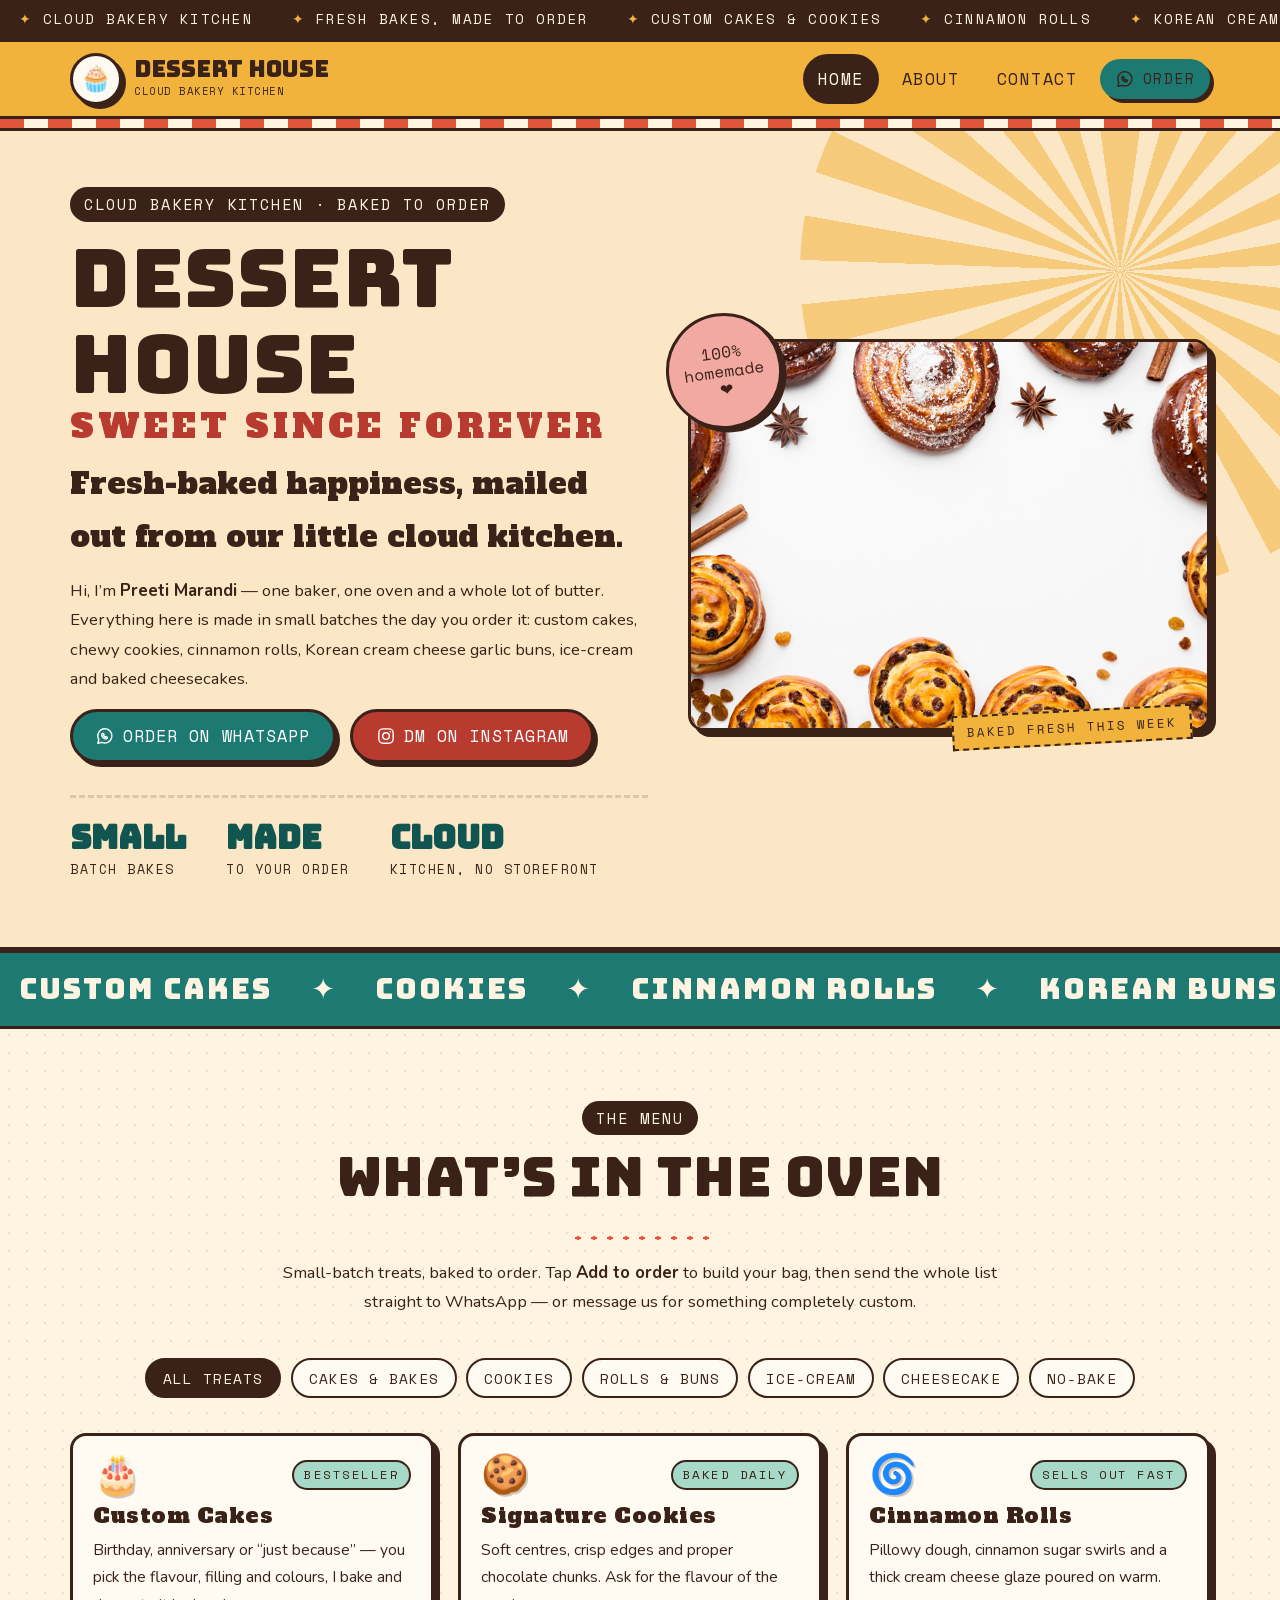
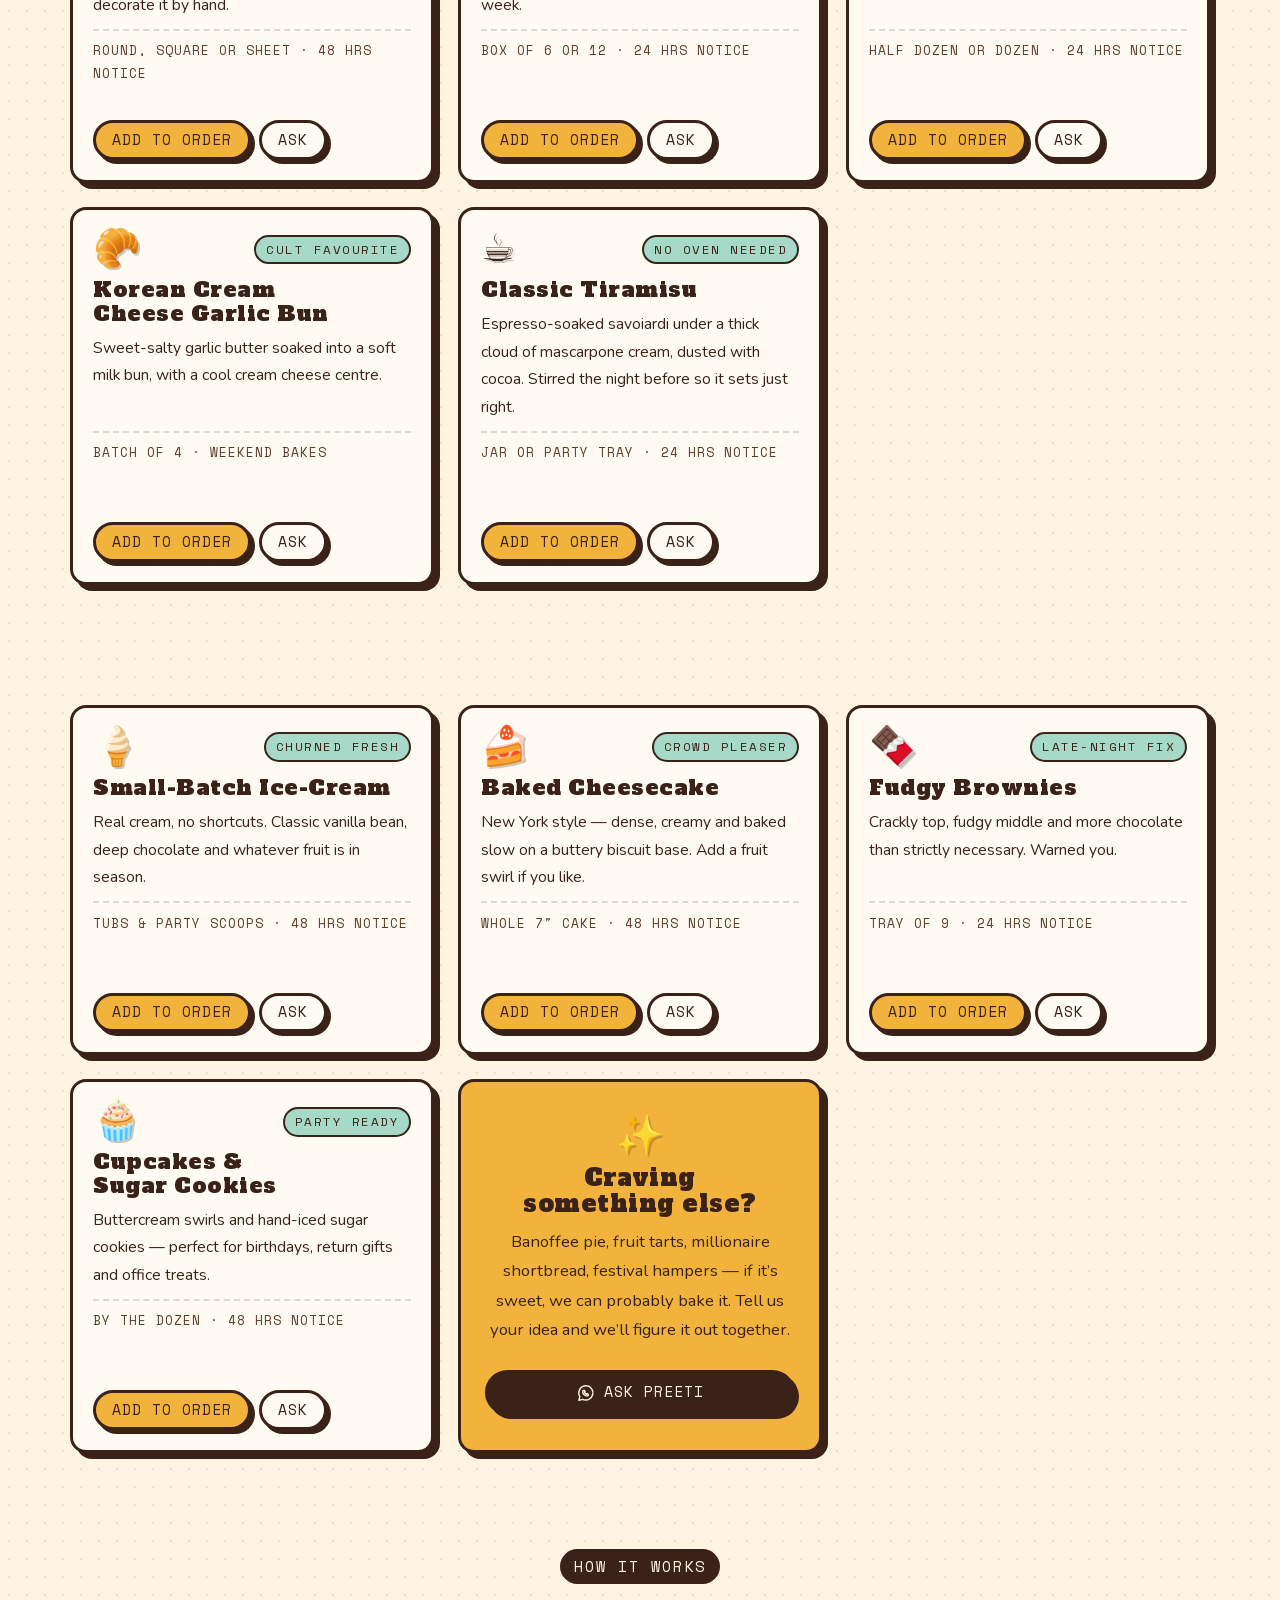
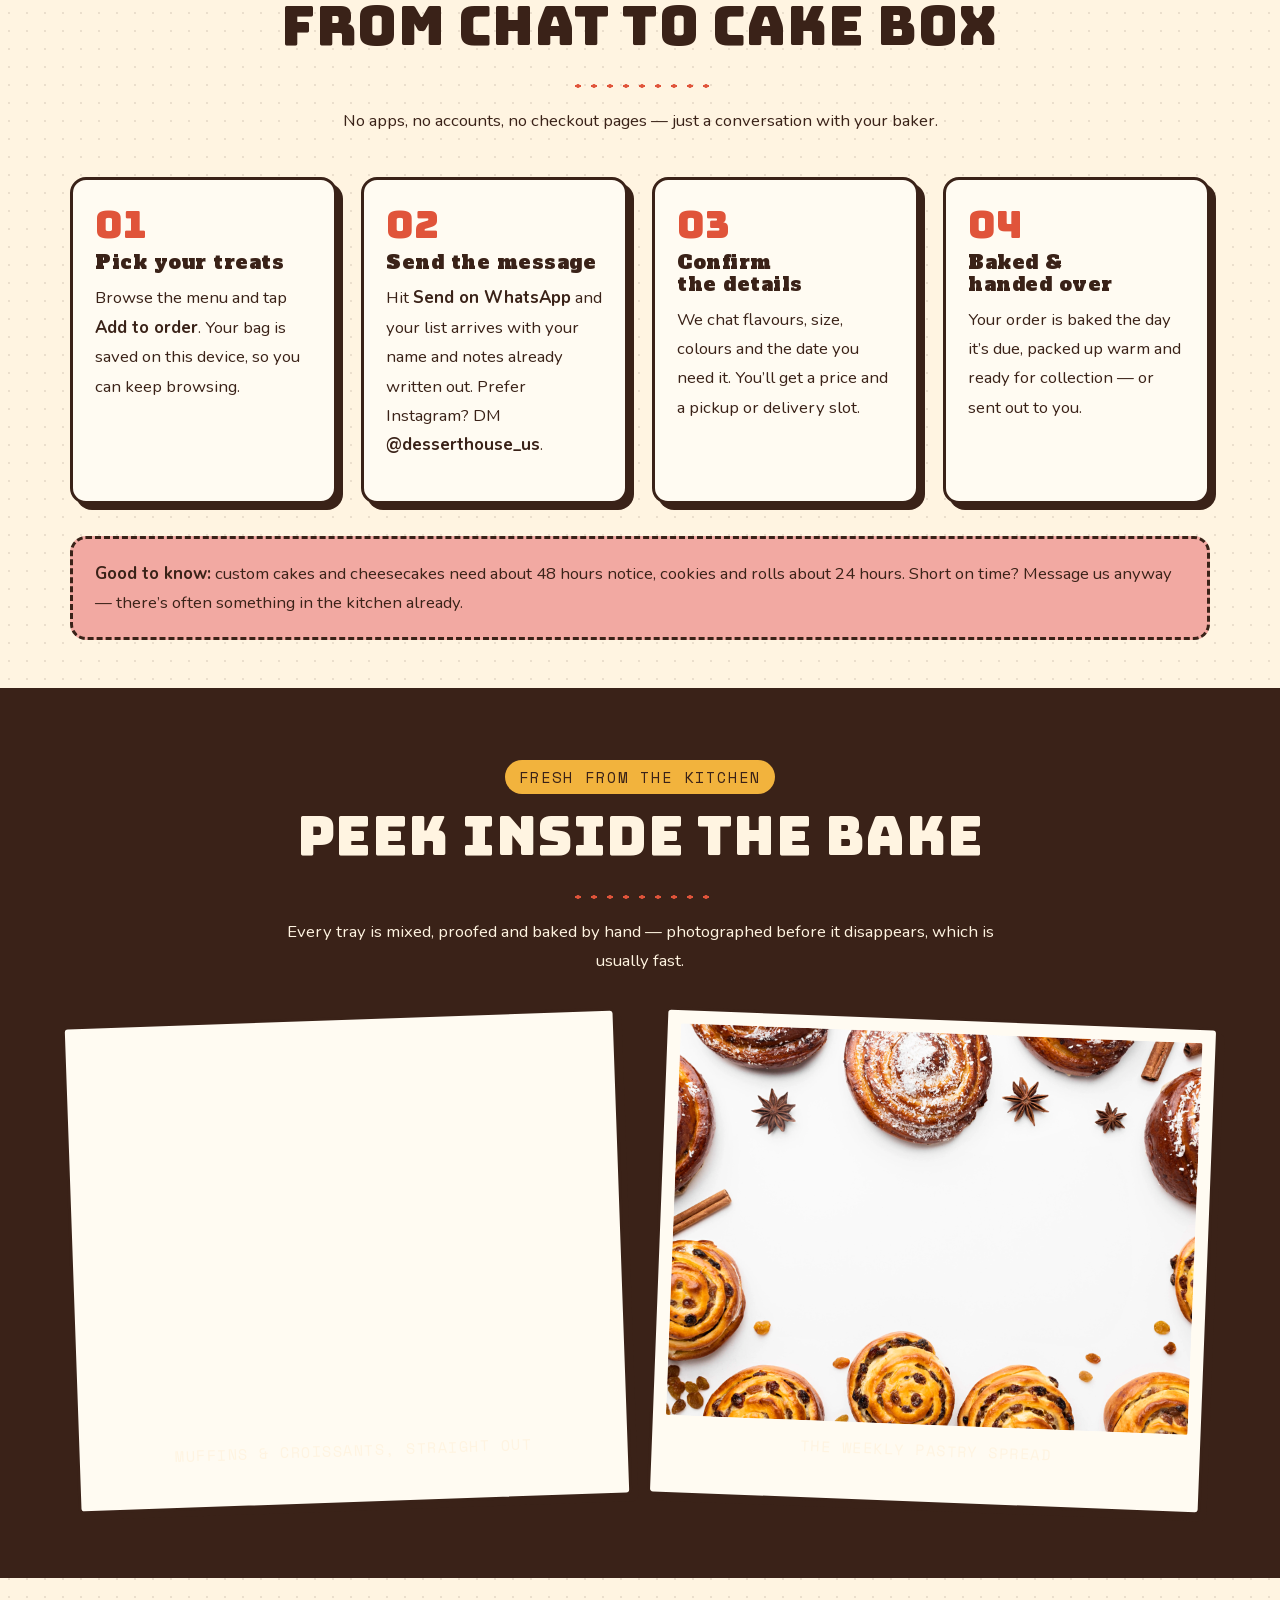
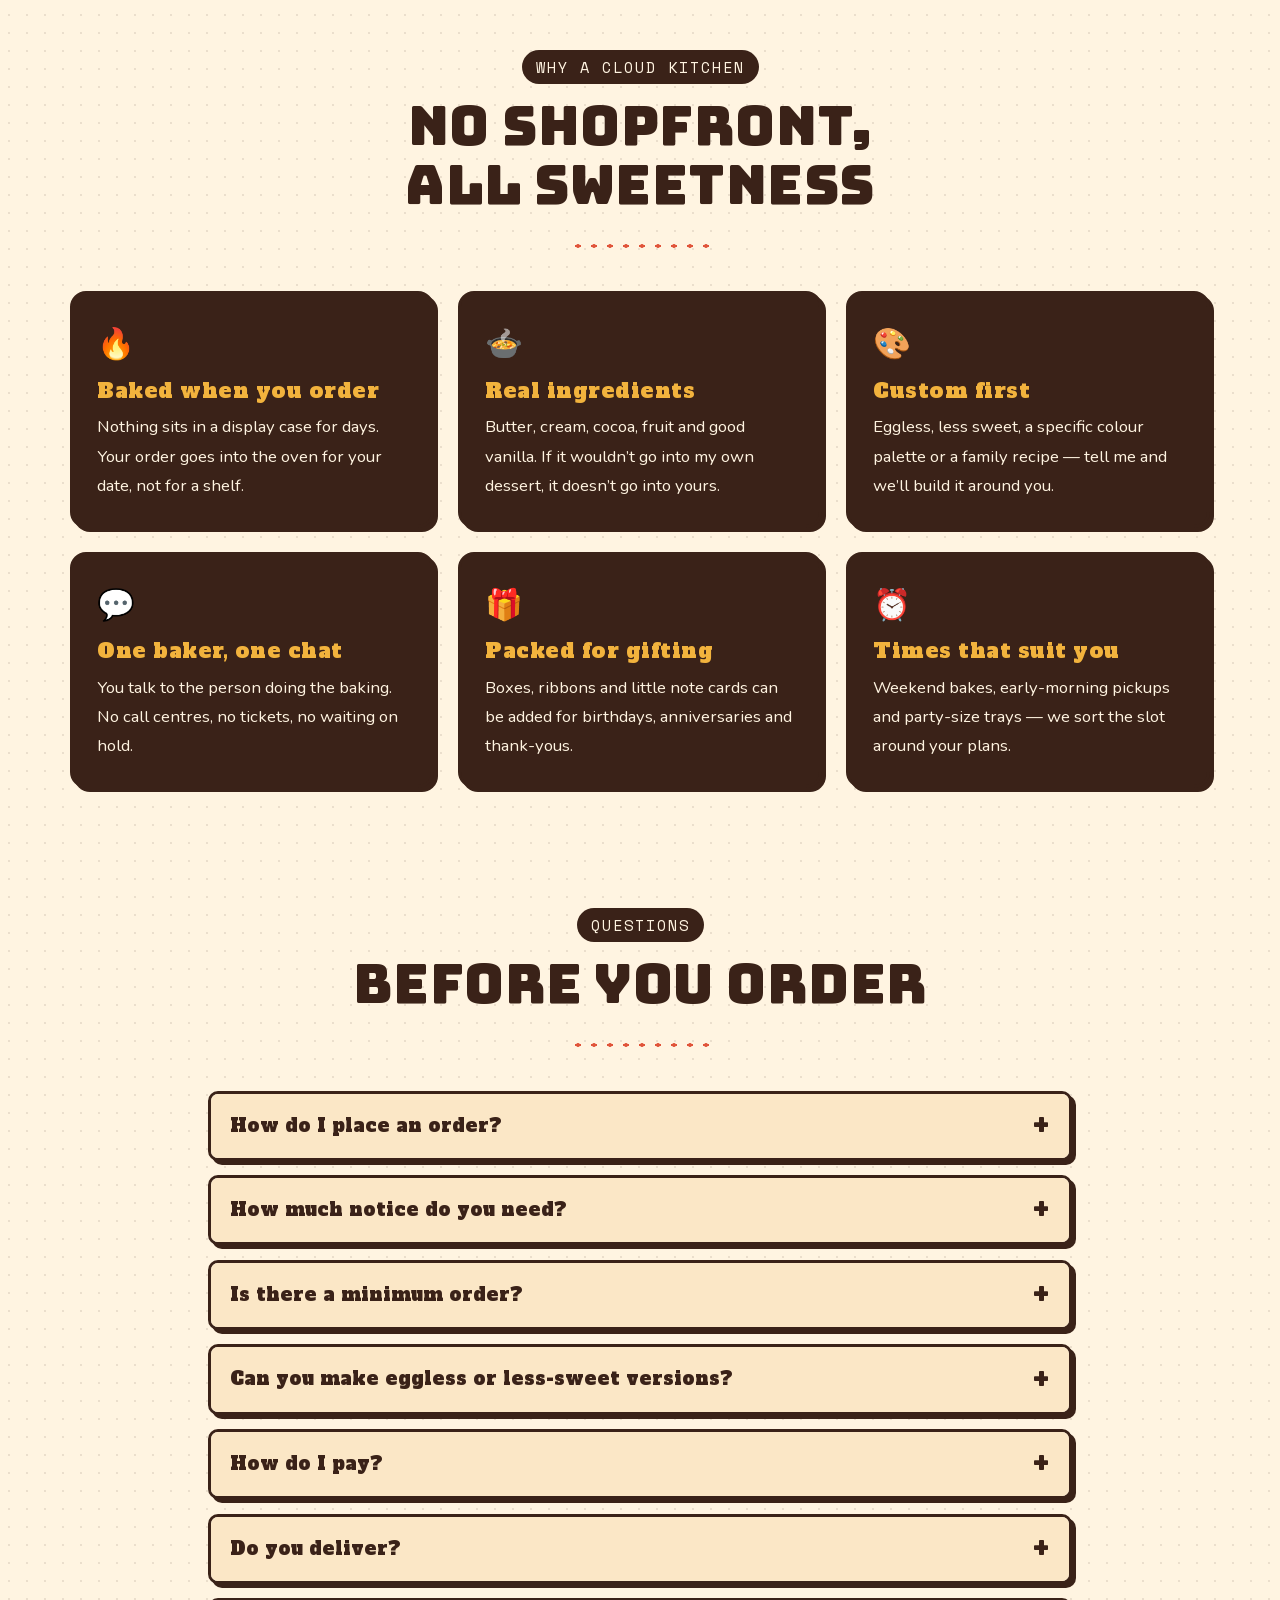
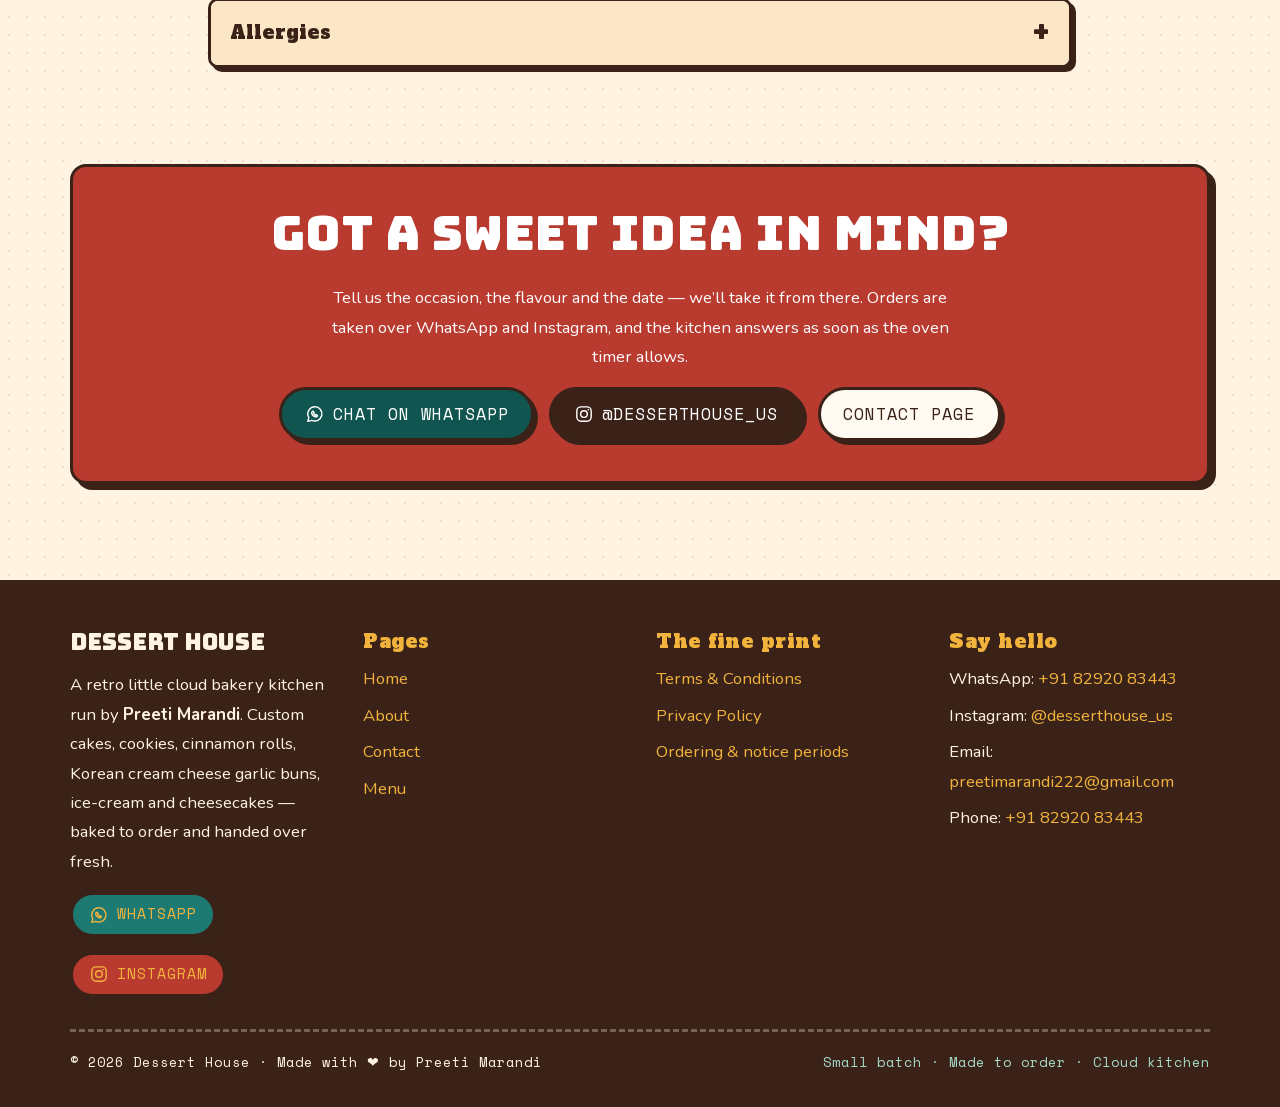
<file: index.html>
<!DOCTYPE html>
<html lang="en">
<head>
    <meta charset="UTF-8">
    <meta name="viewport" content="width=device-width, initial-scale=1.0">
    <meta name="description" content="Dessert House is a retro cloud bakery kitchen by Preeti Marandi. Custom cakes, cookies, cinnamon rolls, Korean cream cheese garlic buns, ice-cream and cheesecakes — baked to order and ordered on WhatsApp or Instagram.">
    <meta name="author" content="Preeti Marandi">
    <meta name="theme-color" content="#3a2218">
    <link rel="canonical" href="https://preetimarandi.github.io/desserthouse/">

    <!-- Link previews. Facebook, X, WhatsApp, LinkedIn and iMessage all read
         these when someone pastes a link into a post or a message. -->
    <meta property="og:type" content="website">
    <meta property="og:site_name" content="Dessert House">
    <meta property="og:locale" content="en_US">
    <meta property="og:url" content="https://preetimarandi.github.io/desserthouse/">
    <meta property="og:title" content="Dessert House — Cloud Bakery Kitchen">
    <meta property="og:description" content="Fresh-baked happiness from our cloud kitchen. Order custom cakes, cookies, cinnamon rolls, Korean buns, ice-cream and cheesecakes on WhatsApp.">
    <meta property="og:image" content="https://preetimarandi.github.io/desserthouse/asset/og/og-home.jpg">
    <meta property="og:image:type" content="image/jpeg">
    <meta property="og:image:width" content="1200">
    <meta property="og:image:height" content="630">
    <meta property="og:image:alt" content="Dessert House — a retro cloud bakery kitchen. A chocolate chip muffin and croissants beside the Dessert House logo.">

    <!-- X has its own tag set. It does fall back to the og: values, but being
         explicit is what pins the card to summary_large_image. -->
    <meta name="twitter:card" content="summary_large_image">
    <meta name="twitter:title" content="Dessert House — Cloud Bakery Kitchen">
    <meta name="twitter:description" content="Fresh-baked happiness from our cloud kitchen. Order custom cakes, cookies, cinnamon rolls, Korean buns, ice-cream and cheesecakes on WhatsApp.">
    <meta name="twitter:image" content="https://preetimarandi.github.io/desserthouse/asset/og/og-home.jpg">
    <meta name="twitter:image:alt" content="Dessert House — a retro cloud bakery kitchen. A chocolate chip muffin and croissants beside the Dessert House logo.">
    <title>Dessert House | Retro Cloud Bakery Kitchen by Preeti Marandi</title>
    <link rel="icon" href="data:image/svg+xml,<svg xmlns='http://www.w3.org/2000/svg' viewBox='0 0 32 32'><text y='26' font-size='26'>%F0%9F%A7%81</text></svg>">
    <link rel="stylesheet" href="css/style.css">

    <link rel="apple-touch-icon" sizes="180x180" href="favicon/apple-touch-icon.png">
    <link rel="icon" type="image/png" sizes="32x32" href="favicon/favicon-32x32.png">
    <link rel="icon" type="image/png" sizes="16x16" href="favicon/favicon-16x16.png">
    <link rel="manifest" href="favicon/site.webmanifest">

</head>
<body class="page-home">

<a class="skip-link" href="#main">Skip to content</a>

<!-- Retro SVG icon sprite, referenced with <use href="#i-name"> -->
<svg class="sprite" aria-hidden="true" focusable="false">
    <symbol id="i-terms" viewBox="0 0 24 24"><path d="M6.4 3.4h7.4l4.2 4.2v13H6.4z"/><path d="M13.6 3.8v4.2h4.2"/><path d="M9.2 13h6M9.2 16.6h4"/></symbol>
    <symbol id="i-privacy" viewBox="0 0 24 24"><path d="M12 3.2l7.2 2.8v6c0 4.4-3 8-7.2 9.4-4.2-1.4-7.2-5-7.2-9.4v-6z"/><path d="m9.2 12.2 2 2 3.6-3.8"/></symbol>
    <symbol id="i-wa" viewBox="0 0 24 24"><path d="M12 3.2a8.6 8.6 0 0 0-7.4 13l-1.2 4.6 4.7-1.2A8.6 8.6 0 1 0 12 3.2Z"/><path d="M9 8.9c.4-.5 1.1 0 1.4.5l.5.9-.8.7c.5 1.1 1.4 2 2.5 2.5l.7-.8.9.5c.6.3 1 .9.5 1.4-.6.7-1.7 1-2.8.7-1.7-.5-3.2-2-3.8-3.7-.3-1.1 0-2.2.9-2.7Z"/></symbol>
    <symbol id="i-ig" viewBox="0 0 24 24"><rect x="3.4" y="3.4" width="17.2" height="17.2" rx="5"/><circle cx="12" cy="12" r="4"/><circle cx="17.1" cy="6.9" r="1" fill="currentColor" stroke="none"/></symbol>
    <symbol id="i-mail" viewBox="0 0 24 24"><rect x="3" y="5.2" width="18" height="13.6" rx="2.4"/><path d="m3.8 6.6 8.2 5.8 8.2-5.8"/></symbol>
    <symbol id="i-phone" viewBox="0 0 24 24"><path d="M7.4 3.6h3l1.4 3.6-2 1.4a11 11 0 0 0 5.6 5.6l1.4-2 3.6 1.4v3c0 1.2-1 2.2-2.2 2.1C11.6 18.7 5.3 12.4 5.3 5.8c0-1.2.9-2.2 2.1-2.2Z"/></symbol>
    <symbol id="i-bag" viewBox="0 0 24 24"><path d="M6.2 8.4h11.6l1 11.2H5.2z"/><path d="M9.2 8.4V7a2.8 2.8 0 0 1 5.6 0v1.4"/></symbol>
</svg>

<div class="ticker" aria-hidden="true">
    <div class="ticker__row">
        <span>Cloud bakery kitchen</span><span>Fresh bakes, made to order</span><span>Custom cakes &amp; cookies</span><span>Cinnamon rolls</span><span>Korean cream cheese garlic buns</span><span>Ice-cream &amp; cheesecake</span><span>Order on WhatsApp</span>
        <span>Cloud bakery kitchen</span><span>Fresh bakes, made to order</span><span>Custom cakes &amp; cookies</span><span>Cinnamon rolls</span><span>Korean cream cheese garlic buns</span><span>Ice-cream &amp; cheesecake</span><span>Order on WhatsApp</span>
    </div>
</div>

<header class="site-header">
    <div class="wrap header-inner">
        <a class="brand" href="index.html">
            <span class="brand__mark" aria-hidden="true">&#129473;</span>
            <span class="brand__text">
                <span class="brand__name">Dessert House</span>
                <span class="brand__sub">Cloud Bakery Kitchen</span>
            </span>
        </a>

        <nav class="site-nav" aria-label="Main navigation">
            <a href="index.html" data-page>Home</a>
            <a href="about.html" data-page>About</a>
            <a href="contact.html" data-page>Contact</a>
            <a class="btn btn--wa btn--sm" href="contact.html" data-contact="whatsapp">
                <svg class="icon" aria-hidden="true"><use href="#i-wa"/></svg>Order
            </a>
        </nav>

        <button class="nav-toggle" type="button" data-nav-toggle aria-expanded="false" aria-controls="mobile-menu" aria-label="Open menu">
            <span></span>
        </button>
    </div>

    <nav class="mobile-menu" id="mobile-menu" data-mobile-menu aria-label="Menu">
        <div class="wrap">
            <ul>
                <li><a href="index.html" data-page>Home <span aria-hidden="true">&#8594;</span></a></li>
                <li><a href="about.html" data-page>About <span aria-hidden="true">&#8594;</span></a></li>
                <li><a href="contact.html" data-page>Contact <span aria-hidden="true">&#8594;</span></a></li>
                <li><a href="terms.html" data-page>Terms &amp; Conditions <span aria-hidden="true">&#8594;</span></a></li>
                <li><a href="privacy.html" data-page>Privacy Policy <span aria-hidden="true">&#8594;</span></a></li>
            </ul>
            <a class="btn btn--wa btn--block" href="contact.html" data-contact="whatsapp">
                <svg class="icon" aria-hidden="true"><use href="#i-wa"/></svg>Order on WhatsApp
            </a>
        </div>
    </nav>
</header>

<main id="main">

    <section class="hero">
        <div class="wrap hero__inner">
            <div>
                <span class="eyebrow">Cloud bakery kitchen &middot; Baked to order</span>
                <h1>Dessert House<em>Sweet since forever</em></h1>
                <p class="hero__tagline">Fresh-baked happiness, mailed out from our little cloud kitchen.</p>
                <p>Hi, I&rsquo;m <strong>Preeti Marandi</strong> &mdash; one baker, one oven and a whole lot of butter.
                   Everything here is made in small batches the day you order it: custom cakes, chewy cookies,
                   cinnamon rolls, Korean cream cheese garlic buns, ice-cream and baked cheesecakes.</p>

                <div class="btn-row">
                    <a class="btn btn--wa" href="contact.html" data-contact="whatsapp">
                        <svg class="icon" aria-hidden="true"><use href="#i-wa"/></svg>Order on WhatsApp
                    </a>
                    <a class="btn btn--ig" href="contact.html" data-contact="instagram">
                        <svg class="icon" aria-hidden="true"><use href="#i-ig"/></svg>DM on Instagram
                    </a>
                </div>

                <div class="hero__stats">
                    <div class="hero__stat"><b>Small</b><span>Batch bakes</span></div>
                    <div class="hero__stat"><b>Made</b><span>To your order</span></div>
                    <div class="hero__stat"><b>Cloud</b><span>Kitchen, no storefront</span></div>
                </div>
            </div>

            <div class="hero__media">
                <picture>
                    <source srcset="asset/top-view-delicious-pastry-concept.webp" type="image/webp">
                    <img src="asset/top-view-delicious-pastry-concept.jpg" alt="Freshly baked pastries and desserts arranged on a table" width="1200" height="900" decoding="async">
                </picture>
                <span class="sticker" aria-hidden="true">100%<br>homemade<br>&#10084;</span>
                <span class="hero__tape">Baked fresh this week</span>
            </div>
        </div>
    </section>

    <div class="band" aria-hidden="true">
        <div class="band__row">
            <span>Custom cakes</span><span>&#10022;</span><span>Cookies</span><span>&#10022;</span><span>Cinnamon rolls</span><span>&#10022;</span><span>Korean buns</span><span>&#10022;</span><span>Ice-cream</span><span>&#10022;</span><span>Cheesecake</span><span>&#10022;</span><span>Tiramisu</span><span>&#10022;</span>
            <span>Custom cakes</span><span>&#10022;</span><span>Cookies</span><span>&#10022;</span><span>Cinnamon rolls</span><span>&#10022;</span><span>Korean buns</span><span>&#10022;</span><span>Ice-cream</span><span>&#10022;</span><span>Cheesecake</span><span>&#10022;</span><span>Tiramisu</span><span>&#10022;</span>
        </div>
    </div>

    <section class="section" id="menu">
        <div class="wrap">
            <div class="section-head reveal">
                <span class="eyebrow">The menu</span>
                <h2>What&rsquo;s in the oven</h2>
                <div class="rule-dots" aria-hidden="true"></div>
                <p>Small-batch treats, baked to order. Tap <strong>Add to order</strong> to build your bag, then send the
                   whole list straight to WhatsApp &mdash; or message us for something completely custom.</p>
            </div>

            <div class="filters reveal" role="group" aria-label="Filter the menu">
                <button class="chip" type="button" data-filter="all" aria-pressed="true">All treats</button>
                <button class="chip" type="button" data-filter="cakes" aria-pressed="false">Cakes &amp; bakes</button>
                <button class="chip" type="button" data-filter="cookies" aria-pressed="false">Cookies</button>
                <button class="chip" type="button" data-filter="rolls" aria-pressed="false">Rolls &amp; buns</button>
                <button class="chip" type="button" data-filter="frozen" aria-pressed="false">Ice-cream</button>
                <button class="chip" type="button" data-filter="cheesecake" aria-pressed="false">Cheesecake</button>
                <button class="chip" type="button" data-filter="no-bake" aria-pressed="false">No-bake</button>
            </div>

            <div class="grid grid--3">
                <article class="menu-card reveal" data-category="cakes">
                    <div class="menu-card__top">
                        <span class="menu-card__emoji" aria-hidden="true">&#127874;</span>
                        <span class="tag">Bestseller</span>
                    </div>
                    <h3>Custom Cakes</h3>
                    <p class="menu-card__desc">Birthday, anniversary or &ldquo;just because&rdquo; &mdash; you pick the flavour, filling and colours, I bake and decorate it by hand.</p>
                    <p class="menu-card__meta">Round, square or sheet &middot; 48 hrs notice</p>
                    <div class="menu-card__actions">
                        <button class="btn btn--sm" type="button" data-add-item="Custom Cake">Add to order</button>
                        <a class="btn btn--sm btn--ghost" href="contact.html" data-contact="whatsapp">Ask</a>
                    </div>
                </article>

                <article class="menu-card reveal" data-category="cookies">
                    <div class="menu-card__top">
                        <span class="menu-card__emoji" aria-hidden="true">&#127850;</span>
                        <span class="tag">Baked daily</span>
                    </div>
                    <h3>Signature Cookies</h3>
                    <p class="menu-card__desc">Soft centres, crisp edges and proper chocolate chunks. Ask for the flavour of the week.</p>
                    <p class="menu-card__meta">Box of 6 or 12 &middot; 24 hrs notice</p>
                    <div class="menu-card__actions">
                        <button class="btn btn--sm" type="button" data-add-item="Signature Cookies (box)">Add to order</button>
                        <a class="btn btn--sm btn--ghost" href="contact.html" data-contact="whatsapp">Ask</a>
                    </div>
                </article>

                <article class="menu-card reveal" data-category="rolls">
                    <div class="menu-card__top">
                        <span class="menu-card__emoji" aria-hidden="true">&#127744;</span>
                        <span class="tag">Sells out fast</span>
                    </div>
                    <h3>Cinnamon Rolls</h3>
                    <p class="menu-card__desc">Pillowy dough, cinnamon sugar swirls and a thick cream cheese glaze poured on warm.</p>
                    <p class="menu-card__meta">Half dozen or dozen &middot; 24 hrs notice</p>
                    <div class="menu-card__actions">
                        <button class="btn btn--sm" type="button" data-add-item="Cinnamon Rolls">Add to order</button>
                        <a class="btn btn--sm btn--ghost" href="contact.html" data-contact="whatsapp">Ask</a>
                    </div>
                </article>

                <article class="menu-card reveal" data-category="rolls">
                    <div class="menu-card__top">
                        <span class="menu-card__emoji" aria-hidden="true">&#129360;</span>
                        <span class="tag">Cult favourite</span>
                    </div>
                    <h3>Korean Cream Cheese Garlic Bun</h3>
                    <p class="menu-card__desc">Sweet-salty garlic butter soaked into a soft milk bun, with a cool cream cheese centre.</p>
                    <p class="menu-card__meta">Batch of 4 &middot; weekend bakes</p>
                    <div class="menu-card__actions">
                        <button class="btn btn--sm" type="button" data-add-item="Korean Cream Cheese Garlic Buns">Add to order</button>
                        <a class="btn btn--sm btn--ghost" href="contact.html" data-contact="whatsapp">Ask</a>
                    </div>
                </article>

                <article class="menu-card reveal" data-category="no-bake">
                    <div class="menu-card__top">
                        <span class="menu-card__emoji" aria-hidden="true">&#9749;</span>
                        <span class="tag">No oven needed</span>
                    </div>
                    <h3>Classic Tiramisu</h3>
                    <p class="menu-card__desc">Espresso-soaked savoiardi under a thick cloud of mascarpone cream, dusted with cocoa. Stirred the night before so it sets just right.</p>
                    <p class="menu-card__meta">Jar or party tray &middot; 24 hrs notice</p>
                    <div class="menu-card__actions">
                        <button class="btn btn--sm" type="button" data-add-item="Classic Tiramisu">Add to order</button>
                        <a class="btn btn--sm btn--ghost" href="contact.html" data-contact="whatsapp">Ask</a>
                    </div>
                </article>
            </div>
        </div>
    </section>

    <section class="section section--tight" id="more-treats">
        <div class="wrap">
            <div class="grid grid--3">
                <article class="menu-card reveal" data-category="frozen">
                    <div class="menu-card__top">
                        <span class="menu-card__emoji" aria-hidden="true">&#127846;</span>
                        <span class="tag">Churned fresh</span>
                    </div>
                    <h3>Small-Batch Ice-Cream</h3>
                    <p class="menu-card__desc">Real cream, no shortcuts. Classic vanilla bean, deep chocolate and whatever fruit is in season.</p>
                    <p class="menu-card__meta">Tubs &amp; party scoops &middot; 48 hrs notice</p>
                    <div class="menu-card__actions">
                        <button class="btn btn--sm" type="button" data-add-item="Small-Batch Ice-Cream (tub)">Add to order</button>
                        <a class="btn btn--sm btn--ghost" href="contact.html" data-contact="whatsapp">Ask</a>
                    </div>
                </article>

                <article class="menu-card reveal" data-category="cheesecake">
                    <div class="menu-card__top">
                        <span class="menu-card__emoji" aria-hidden="true">&#127856;</span>
                        <span class="tag">Crowd pleaser</span>
                    </div>
                    <h3>Baked Cheesecake</h3>
                    <p class="menu-card__desc">New York style &mdash; dense, creamy and baked slow on a buttery biscuit base. Add a fruit swirl if you like.</p>
                    <p class="menu-card__meta">Whole 7&Prime; cake &middot; 48 hrs notice</p>
                    <div class="menu-card__actions">
                        <button class="btn btn--sm" type="button" data-add-item="Baked Cheesecake">Add to order</button>
                        <a class="btn btn--sm btn--ghost" href="contact.html" data-contact="whatsapp">Ask</a>
                    </div>
                </article>

                <article class="menu-card reveal" data-category="cakes">
                    <div class="menu-card__top">
                        <span class="menu-card__emoji" aria-hidden="true">&#127851;</span>
                        <span class="tag">Late-night fix</span>
                    </div>
                    <h3>Fudgy Brownies</h3>
                    <p class="menu-card__desc">Crackly top, fudgy middle and more chocolate than strictly necessary. Warned you.</p>
                    <p class="menu-card__meta">Tray of 9 &middot; 24 hrs notice</p>
                    <div class="menu-card__actions">
                        <button class="btn btn--sm" type="button" data-add-item="Fudgy Brownies (tray of 9)">Add to order</button>
                        <a class="btn btn--sm btn--ghost" href="contact.html" data-contact="whatsapp">Ask</a>
                    </div>
                </article>

                <article class="menu-card reveal" data-category="cookies">
                    <div class="menu-card__top">
                        <span class="menu-card__emoji" aria-hidden="true">&#129473;</span>
                        <span class="tag">Party ready</span>
                    </div>
                    <h3>Cupcakes &amp; Sugar Cookies</h3>
                    <p class="menu-card__desc">Buttercream swirls and hand-iced sugar cookies &mdash; perfect for birthdays, return gifts and office treats.</p>
                    <p class="menu-card__meta">By the dozen &middot; 48 hrs notice</p>
                    <div class="menu-card__actions">
                        <button class="btn btn--sm" type="button" data-add-item="Cupcakes &amp; Sugar Cookies (dozen)">Add to order</button>
                        <a class="btn btn--sm btn--ghost" href="contact.html" data-contact="whatsapp">Ask</a>
                    </div>
                </article>

                <article class="card reveal" style="display:grid;gap:.6rem;align-content:center;text-align:center;background:var(--mustard);">
                    <span class="menu-card__emoji" aria-hidden="true">&#10024;</span>
                    <h3 style="margin:0;">Craving something else?</h3>
                    <p>Banoffee pie, fruit tarts, millionaire shortbread, festival hampers &mdash; if it&rsquo;s sweet, we can probably bake it.
                       Tell us your idea and we&rsquo;ll figure it out together.</p>
                    <a class="btn btn--dark btn--sm" href="contact.html" data-contact="whatsapp">
                        <svg class="icon" aria-hidden="true"><use href="#i-wa"/></svg>Ask Preeti
                    </a>
                </article>
            </div>
        </div>
    </section>

    <section class="section section--tight">
        <div class="wrap">
            <div class="section-head reveal">
                <span class="eyebrow">How it works</span>
                <h2>From chat to cake box</h2>
                <div class="rule-dots" aria-hidden="true"></div>
                <p>No apps, no accounts, no checkout pages &mdash; just a conversation with your baker.</p>
            </div>

            <div class="grid grid--4 steps">
                <div class="step reveal">
                    <h3>Pick your treats</h3>
                    <p>Browse the menu and tap <strong>Add to order</strong>. Your bag is saved on this device, so you can keep browsing.</p>
                </div>
                <div class="step reveal">
                    <h3>Send the message</h3>
                    <p>Hit <strong>Send on WhatsApp</strong> and your list arrives with your name and notes already written out. Prefer Instagram? DM <strong>@desserthouse_us</strong>.</p>
                </div>
                <div class="step reveal">
                    <h3>Confirm the details</h3>
                    <p>We chat flavours, size, colours and the date you need it. You&rsquo;ll get a price and a pickup or delivery slot.</p>
                </div>
                <div class="step reveal">
                    <h3>Baked &amp; handed over</h3>
                    <p>Your order is baked the day it&rsquo;s due, packed up warm and ready for collection &mdash; or sent out to you.</p>
                </div>
            </div>

            <div class="note note--pink reveal" style="margin-top:2rem;">
                <p><strong>Good to know:</strong> custom cakes and cheesecakes need about 48 hours notice, cookies and rolls
                   about 24 hours. Short on time? Message us anyway &mdash; there&rsquo;s often something in the kitchen already.</p>
            </div>
        </div>
    </section>

    <section class="section section--choco">
        <div class="wrap">
            <div class="section-head reveal">
                <span class="eyebrow" style="background:var(--mustard);color:var(--choco);">Fresh from the kitchen</span>
                <h2>Peek inside the bake</h2>
                <div class="rule-dots" aria-hidden="true"></div>
                <p>Every tray is mixed, proofed and baked by hand &mdash; photographed before it disappears, which is usually fast.</p>
            </div>

            <div class="polaroids reveal">
                <figure class="polaroid">
                    <picture>
                        <source srcset="asset/fresh-baked-muffins-croissants.webp" type="image/webp">
                        <img src="asset/fresh-baked-muffins-croissants.jpg" alt="Freshly baked muffins and croissants cooling on a tray" width="1200" height="900" loading="lazy" decoding="async">
                    </picture>
                    <figcaption>Muffins &amp; croissants, straight out</figcaption>
                </figure>
                <figure class="polaroid">
                    <picture>
                        <source srcset="asset/top-view-delicious-pastry-concept.webp" type="image/webp">
                        <img src="asset/top-view-delicious-pastry-concept.jpg" alt="Top view of an assortment of pastries and desserts" width="1200" height="900" loading="lazy" decoding="async">
                    </picture>
                    <figcaption>The weekly pastry spread</figcaption>
                </figure>
            </div>
        </div>
    </section>

    <section class="section">
        <div class="wrap">
            <div class="section-head reveal">
                <span class="eyebrow">Why a cloud kitchen</span>
                <h2>No shopfront, all sweetness</h2>
                <div class="rule-dots" aria-hidden="true"></div>
            </div>

            <div class="grid grid--3">
                <div class="feature reveal">
                    <div class="feature__icon" aria-hidden="true">&#128293;</div>
                    <h3>Baked when you order</h3>
                    <p>Nothing sits in a display case for days. Your order goes into the oven for your date, not for a shelf.</p>
                </div>
                <div class="feature reveal">
                    <div class="feature__icon" aria-hidden="true">&#127858;</div>
                    <h3>Real ingredients</h3>
                    <p>Butter, cream, cocoa, fruit and good vanilla. If it wouldn&rsquo;t go into my own dessert, it doesn&rsquo;t go into yours.</p>
                </div>
                <div class="feature reveal">
                    <div class="feature__icon" aria-hidden="true">&#127912;</div>
                    <h3>Custom first</h3>
                    <p>Eggless, less sweet, a specific colour palette or a family recipe &mdash; tell me and we&rsquo;ll build it around you.</p>
                </div>
                <div class="feature reveal">
                    <div class="feature__icon" aria-hidden="true">&#128172;</div>
                    <h3>One baker, one chat</h3>
                    <p>You talk to the person doing the baking. No call centres, no tickets, no waiting on hold.</p>
                </div>
                <div class="feature reveal">
                    <div class="feature__icon" aria-hidden="true">&#127873;</div>
                    <h3>Packed for gifting</h3>
                    <p>Boxes, ribbons and little note cards can be added for birthdays, anniversaries and thank-yous.</p>
                </div>
                <div class="feature reveal">
                    <div class="feature__icon" aria-hidden="true">&#9200;</div>
                    <h3>Times that suit you</h3>
                    <p>Weekend bakes, early-morning pickups and party-size trays &mdash; we sort the slot around your plans.</p>
                </div>
            </div>
        </div>
    </section>

    <section class="section section--tight">
        <div class="wrap">
            <div class="section-head reveal">
                <span class="eyebrow">Questions</span>
                <h2>Before you order</h2>
                <div class="rule-dots" aria-hidden="true"></div>
            </div>

            <div class="faq reveal">
                <details>
                    <summary>How do I place an order?</summary>
                    <p>Two ways. Either build a bag on this site and tap <strong>Send on WhatsApp</strong>, or message us directly on
                       WhatsApp at <a href="contact.html" data-contact="whatsapp">our number</a> / Instagram
                       <a href="contact.html" data-contact="instagram">@desserthouse_us</a>. Tell us the treat, quantity and the date you need it.</p>
                </details>
                <details>
                    <summary>How much notice do you need?</summary>
                    <p>About 48 hours for custom cakes, cheesecakes and ice-cream, and 24 hours for cookies, brownies, rolls and buns.
                       Bigger party orders are best placed a week ahead.</p>
                </details>
                <details>
                    <summary>Is there a minimum order?</summary>
                    <p>No strict minimum &mdash; order one box of cookies or one dozen. For deliveries, a small-order delivery charge may apply;
                       pickup is always free.</p>
                </details>
                <details>
                    <summary>Can you make eggless or less-sweet versions?</summary>
                    <p>Yes. Eggless, reduced-sugar and nut-free versions are available for most items. Just mention it in your message so
                       the recipe is adjusted before baking.</p>
                </details>
                <details>
                    <summary>How do I pay?</summary>
                    <p>You&rsquo;ll get the total on chat before baking starts. Payment details are shared there, and custom orders are
                       confirmed once the advance is received.</p>
                </details>
                <details>
                    <summary>Do you deliver?</summary>
                    <p>Pickup from our cloud kitchen is always free. Delivery is available around the neighbourhood for a small charge,
                       and we&rsquo;ll confirm whether your area is covered when you order.</p>
                </details>
                <details>
                    <summary>Allergies</summary>
                    <p>Everything is baked in one kitchen that handles wheat, dairy, eggs, nuts and soy. Do tell us about allergies so we can
                       advise honestly &mdash; but please note we can&rsquo;t guarantee a completely allergen-free bake.</p>
                </details>
            </div>
        </div>
    </section>

    <section class="section section--tight">
        <div class="wrap">
            <div class="cta reveal">
                <h2>Got a sweet idea in mind?</h2>
                <p>Tell us the occasion, the flavour and the date &mdash; we&rsquo;ll take it from there. Orders are taken over WhatsApp
                   and Instagram, and the kitchen answers as soon as the oven timer allows.</p>
                <div class="btn-row">
                    <a class="btn btn--wa" href="contact.html" data-contact="whatsapp">
                        <svg class="icon" aria-hidden="true"><use href="#i-wa"/></svg>Chat on WhatsApp
                    </a>
                    <a class="btn btn--ig" href="contact.html" data-contact="instagram">
                        <svg class="icon" aria-hidden="true"><use href="#i-ig"/></svg>@desserthouse_us
                    </a>
                    <a class="btn btn--ghost" href="contact.html">Contact page</a>
                </div>
            </div>
        </div>
    </section>

</main>
<button class="bag-fab" type="button" data-bag-open hidden>
    <svg class="icon" aria-hidden="true"><use href="#i-bag"/></svg>
    Order bag <span class="bag-fab__count" data-bag-count>0</span>
</button>

<div class="bag-backdrop" data-bag-backdrop></div>

<aside class="bag-drawer" data-bag-drawer aria-label="Your order bag">
    <div class="bag-drawer__head">
        <h2>Your order bag</h2>
        <button class="bag-close" type="button" data-bag-close aria-label="Close order bag">&#10005;</button>
    </div>

    <div class="bag-drawer__body">
        <ul class="bag-list" data-bag-list></ul>

        <div class="field">
            <label for="bag-name">Your name</label>
            <input id="bag-name" type="text" data-bag-name placeholder="e.g. Riya" autocomplete="name">
        </div>

        <div class="field">
            <label for="bag-notes">Date needed &amp; notes</label>
            <textarea id="bag-notes" data-bag-notes placeholder="Saturday evening, eggless if possible, name on the cake..."></textarea>
        </div>
    </div>

    <div class="bag-drawer__foot">
        <div class="btn-row" style="align-items:center;">
            <button class="btn btn--wa" type="button" data-bag-send>
                <svg class="icon" aria-hidden="true"><use href="#i-wa"/></svg>Send on WhatsApp
            </button>
            <button class="btn btn--ghost btn--sm" type="button" data-bag-clear>Clear bag</button>
        </div>
        <p class="field__hint" style="margin:.6rem 0 0;">Nothing is charged here &mdash; your message opens in WhatsApp and you can edit it before sending.</p>
    </div>
</aside>

<footer class="site-footer">
    <div class="wrap">
        <div class="footer-grid">
            <div>
                <p class="brand__name">Dessert House</p>
                <p>A retro little cloud bakery kitchen run by <strong>Preeti Marandi</strong>. Custom cakes, cookies,
                   cinnamon rolls, Korean cream cheese garlic buns, ice-cream and cheesecakes &mdash; baked to order and
                   handed over fresh.</p>
                <div class="btn-row">
                    <a class="btn btn--sm btn--wa" href="contact.html" data-contact="whatsapp">
                        <svg class="icon" aria-hidden="true"><use href="#i-wa"/></svg>WhatsApp
                    </a>
                    <a class="btn btn--sm btn--ig" href="contact.html" data-contact="instagram">
                        <svg class="icon" aria-hidden="true"><use href="#i-ig"/></svg>Instagram
                    </a>
                </div>
            </div>

            <div>
                <h3>Pages</h3>
                <ul>
                    <li><a href="index.html" data-page>Home</a></li>
                    <li><a href="about.html" data-page>About</a></li>
                    <li><a href="contact.html" data-page>Contact</a></li>
                    <li><a href="index.html#menu">Menu</a></li>
                </ul>
            </div>

            <div>
                <h3>The fine print</h3>
                <ul>
                    <li><a href="terms.html" data-page>Terms &amp; Conditions</a></li>
                    <li><a href="privacy.html" data-page>Privacy Policy</a></li>
                    <li><a href="index.html#menu">Ordering &amp; notice periods</a></li>
                </ul>
            </div>

            <div>
                <h3>Say hello</h3>
                <ul>
                    <li>WhatsApp: <a href="contact.html" data-contact="whatsapp"><span data-contact-slot="whatsapp">the bakery</span></a></li>
                    <li>Instagram: <a href="contact.html" data-contact="instagram"><span data-contact-slot="instagram">@desserthouse_us</span></a></li>
                    <li>Email: <a href="contact.html" data-contact="email"><span data-contact-slot="email">preetimarandi222@gmail.com</span></a></li>
                    <li>Phone: <a href="contact.html" data-contact="phone"><span data-contact-slot="phone">the bakery</span></a></li>
                </ul>
            </div>
        </div>

        <div class="footer-bottom">
            <span>&copy; <span data-year>2026</span> Dessert House &middot; Made with &#10084; by Preeti Marandi</span>
            <span class="footer-tagline">Small batch &middot; Made to order &middot; Cloud kitchen</span>
        </div>
    </div>
</footer>

<script src="js/main.js"></script>
</body>
</html>
</file>
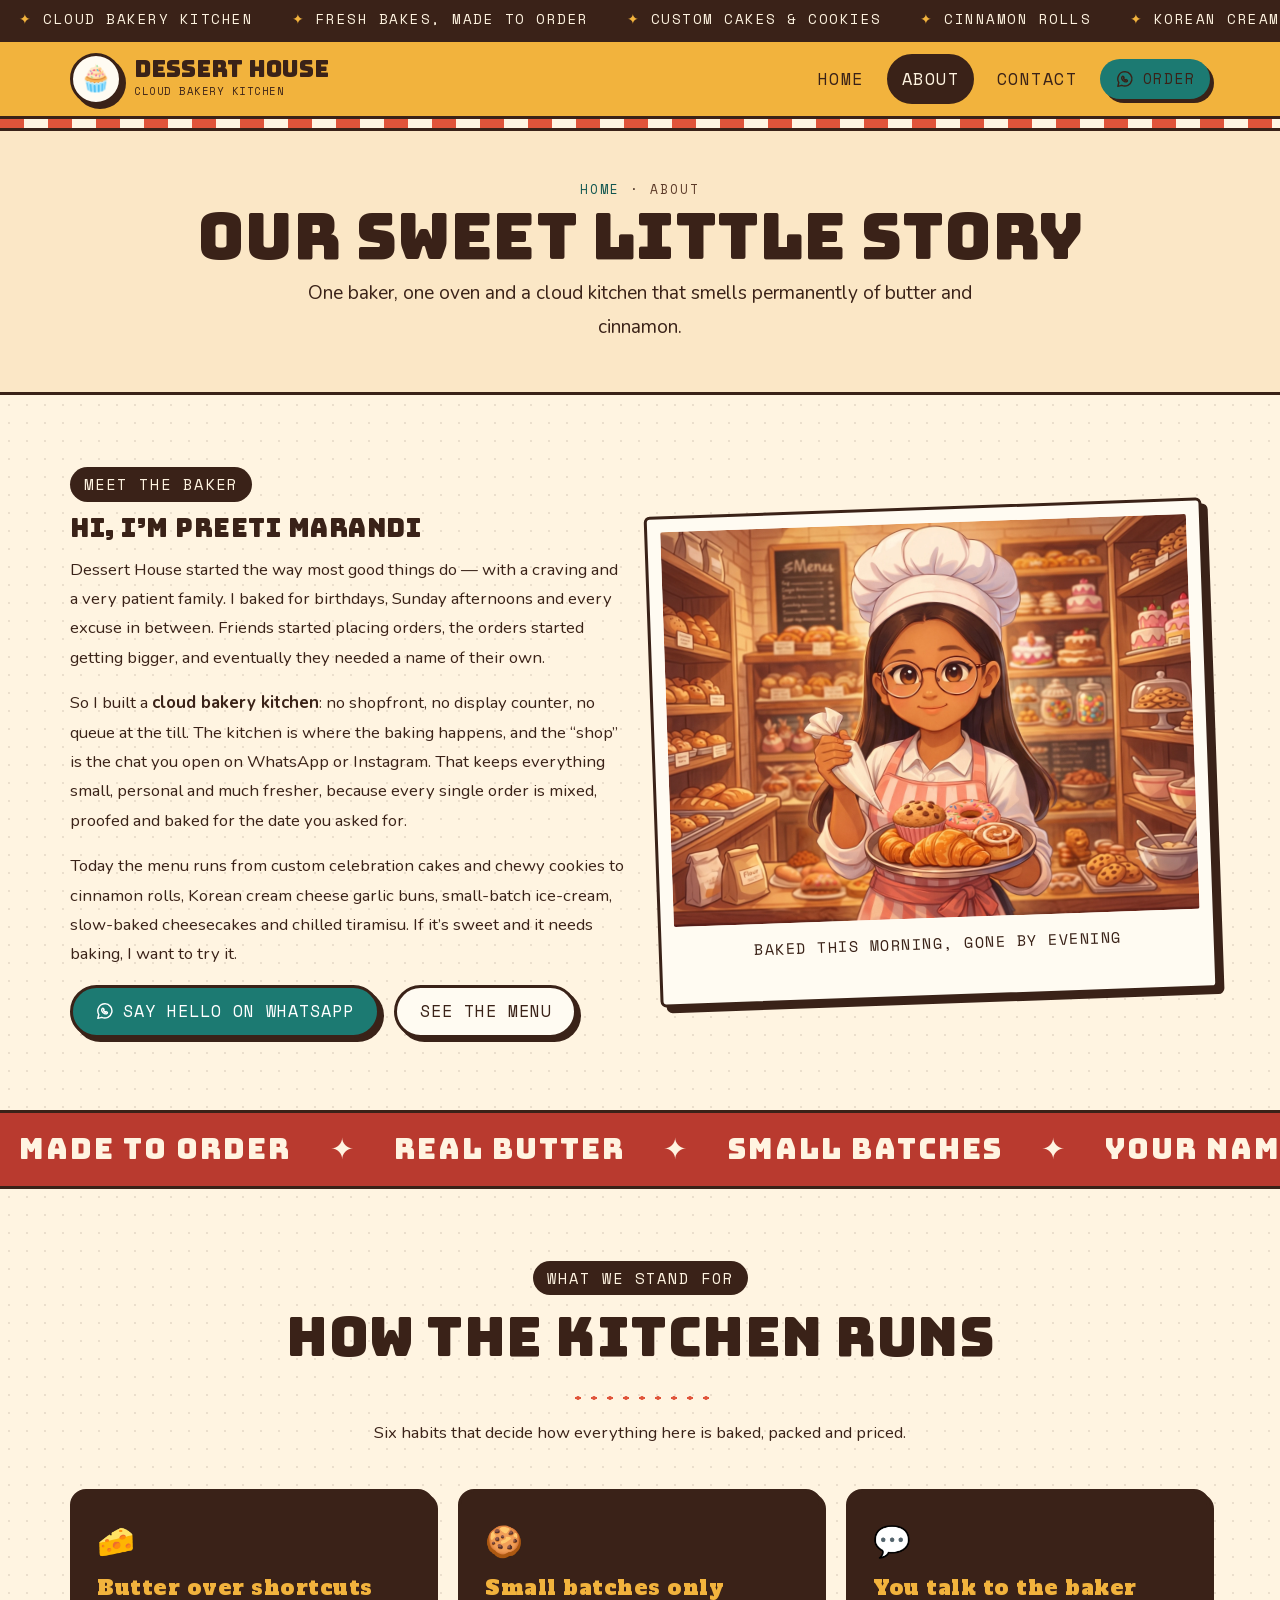
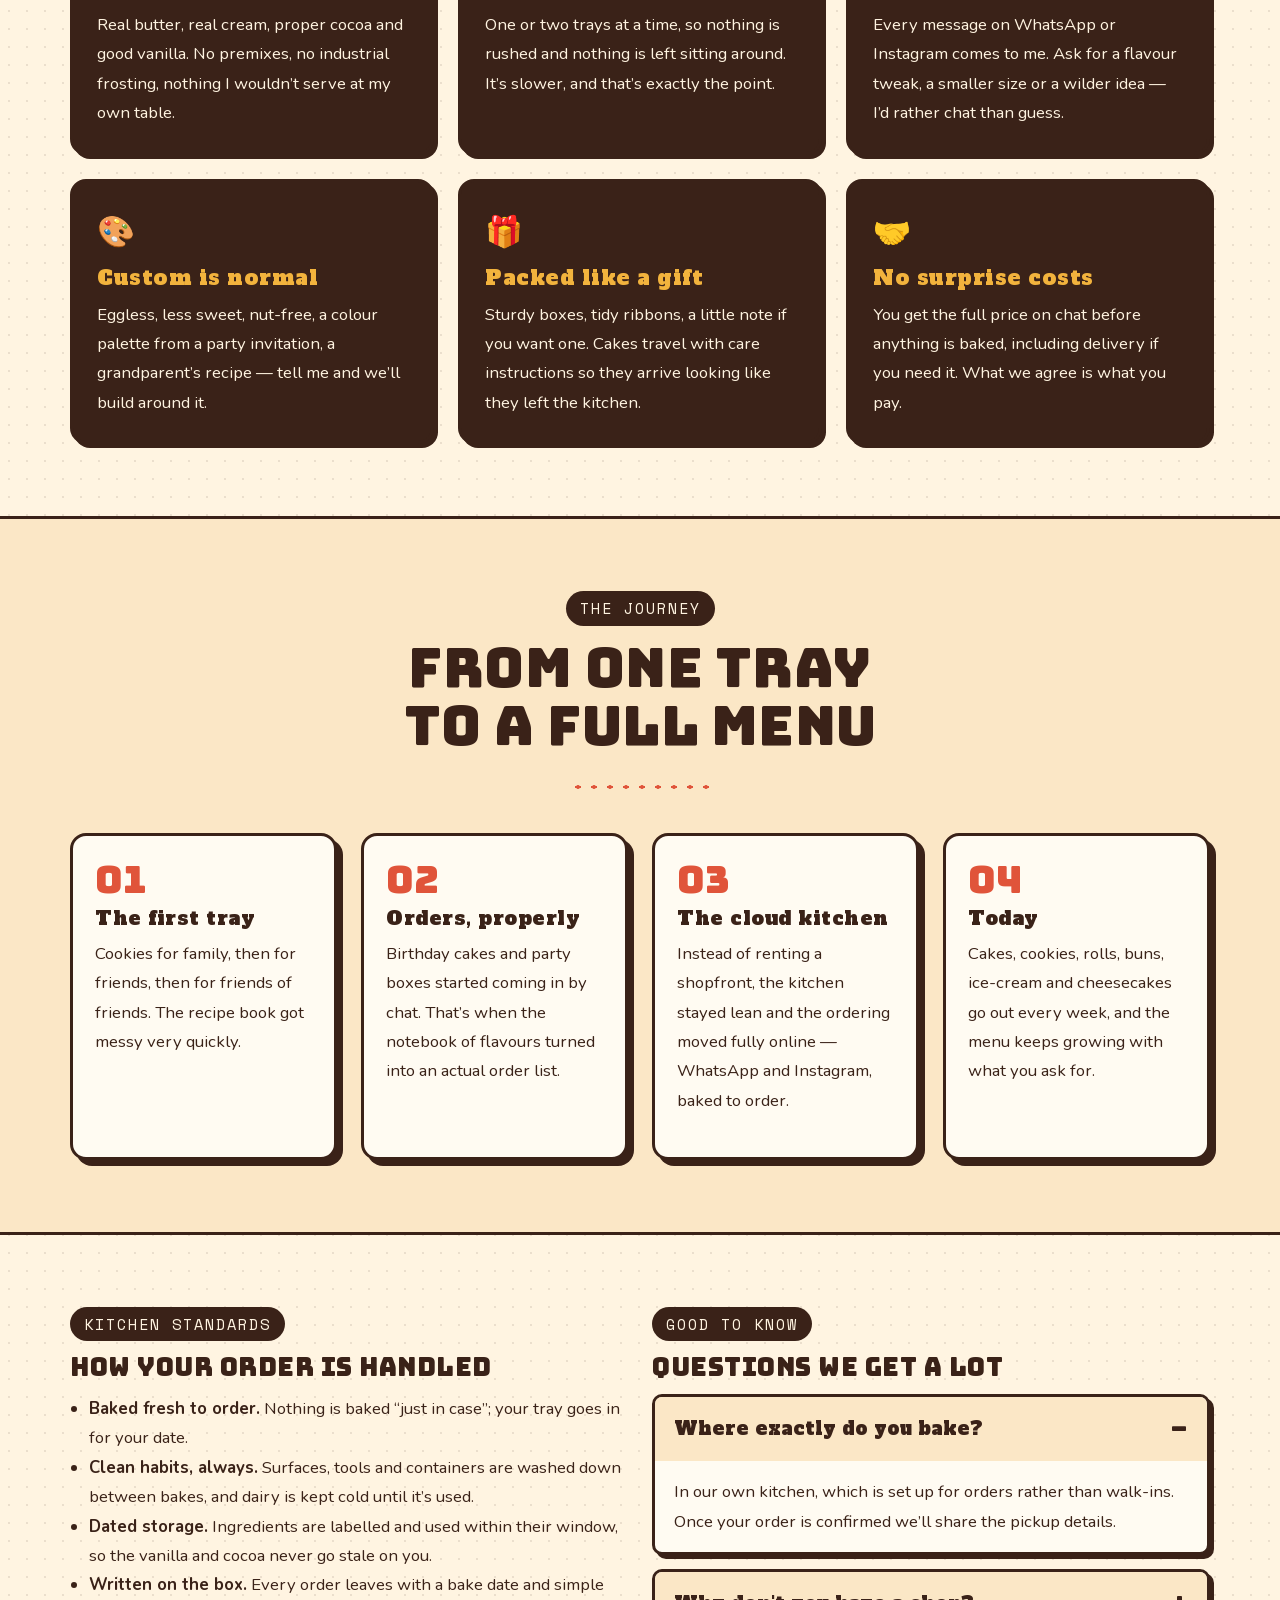
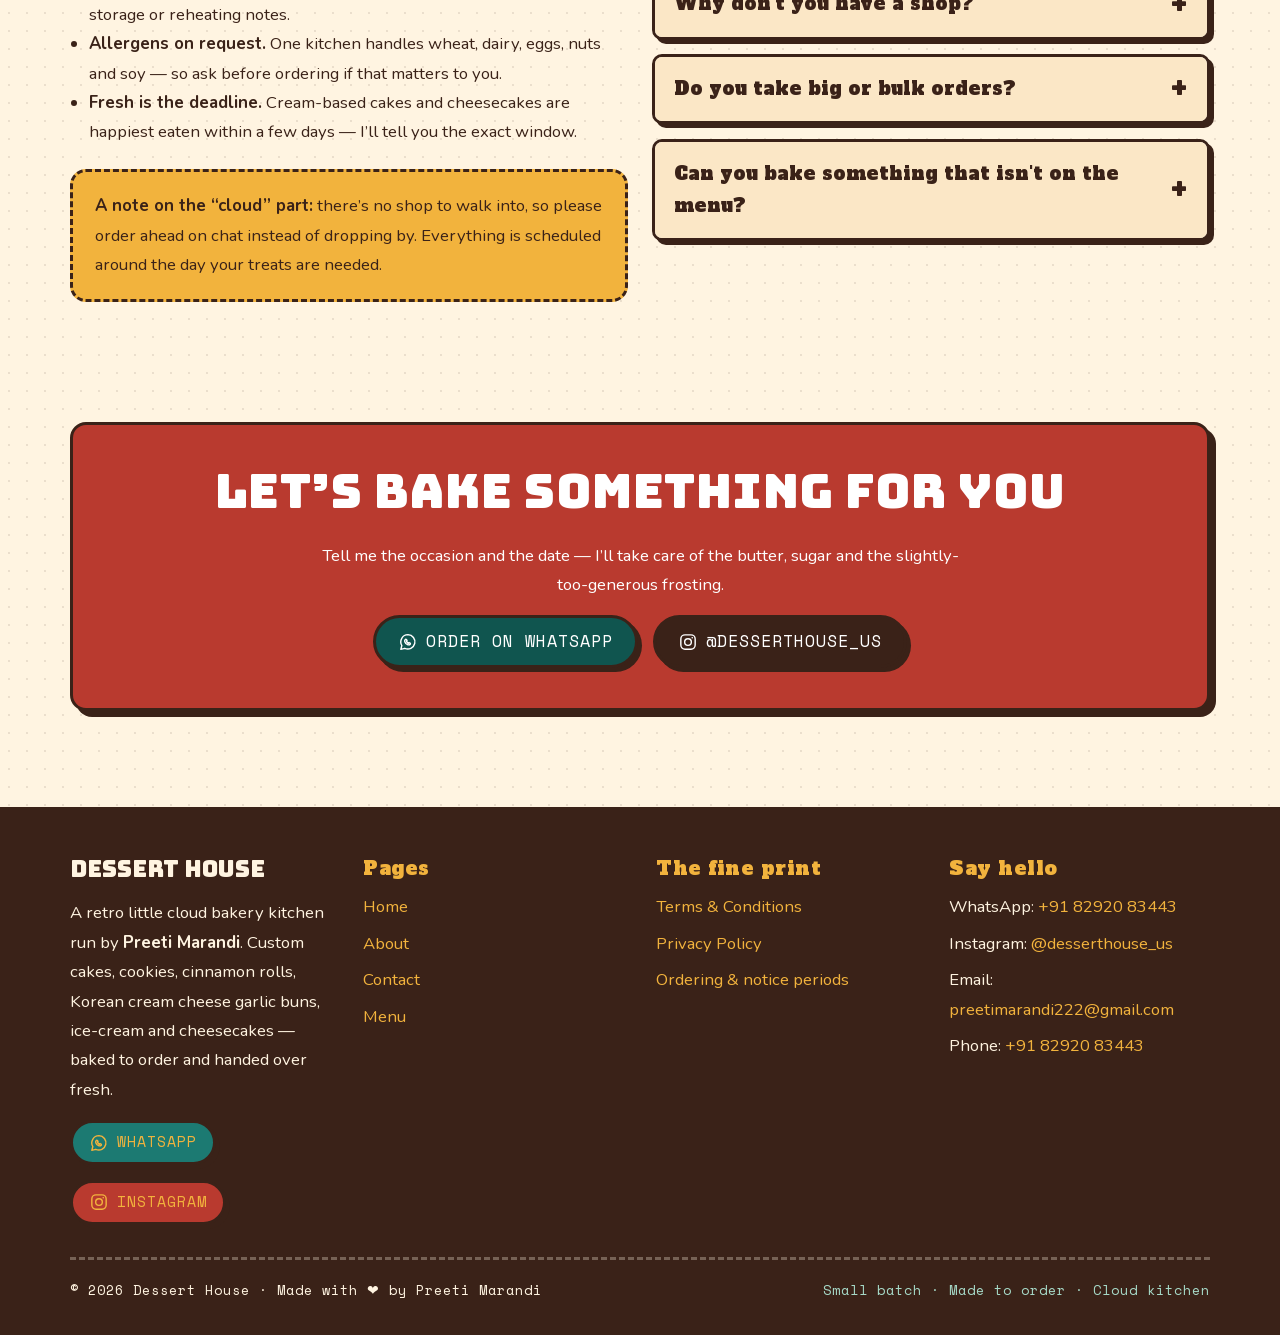
<file: about.html>
<!DOCTYPE html>
<html lang="en">
<head>
    <meta charset="UTF-8">
    <meta name="viewport" content="width=device-width, initial-scale=1.0">
    <meta name="description" content="Meet Preeti Marandi, the baker behind Dessert House — a retro cloud bakery kitchen baking custom cakes, cookies, cinnamon rolls, Korean cream cheese garlic buns, ice-cream and cheesecakes to order.">
    <meta name="author" content="Preeti Marandi">
    <meta name="theme-color" content="#3a2218">
    <link rel="canonical" href="https://preetimarandi.github.io/desserthouse/about.html">

    <!-- Link previews. Facebook, X, WhatsApp, LinkedIn and iMessage all read
         these when someone pastes a link into a post or a message. -->
    <meta property="og:type" content="website">
    <meta property="og:site_name" content="Dessert House">
    <meta property="og:locale" content="en_US">
    <meta property="og:url" content="https://preetimarandi.github.io/desserthouse/about.html">
    <meta property="og:title" content="About Dessert House — Cloud Bakery Kitchen">
    <meta property="og:description" content="One baker, one oven and a whole lot of butter. The story behind our retro cloud bakery kitchen.">
    <meta property="og:image" content="https://preetimarandi.github.io/desserthouse/asset/og/og-about.jpg">
    <meta property="og:image:type" content="image/jpeg">
    <meta property="og:image:width" content="1200">
    <meta property="og:image:height" content="630">
    <meta property="og:image:alt" content="Preeti Marandi, the baker behind Dessert House, holding a tray of cakes and croissants in her cloud kitchen.">

    <!-- X has its own tag set. It does fall back to the og: values, but being
         explicit is what pins the card to summary_large_image. -->
    <meta name="twitter:card" content="summary_large_image">
    <meta name="twitter:title" content="About Dessert House — Cloud Bakery Kitchen">
    <meta name="twitter:description" content="One baker, one oven and a whole lot of butter. The story behind our retro cloud bakery kitchen.">
    <meta name="twitter:image" content="https://preetimarandi.github.io/desserthouse/asset/og/og-about.jpg">
    <meta name="twitter:image:alt" content="Preeti Marandi, the baker behind Dessert House, holding a tray of cakes and croissants in her cloud kitchen.">
    <title>About | Dessert House — Cloud Bakery Kitchen by Preeti Marandi</title>
    <link rel="icon" href="data:image/svg+xml,<svg xmlns='http://www.w3.org/2000/svg' viewBox='0 0 32 32'><text y='26' font-size='26'>%F0%9F%A7%81</text></svg>">
    <link rel="stylesheet" href="css/style.css">

    <link rel="apple-touch-icon" sizes="180x180" href="favicon/apple-touch-icon.png">
    <link rel="icon" type="image/png" sizes="32x32" href="favicon/favicon-32x32.png">
    <link rel="icon" type="image/png" sizes="16x16" href="favicon/favicon-16x16.png">
    <link rel="manifest" href="favicon/site.webmanifest">
    
</head>
<body class="page-about">

<a class="skip-link" href="#main">Skip to content</a>

<!-- Retro SVG icon sprite, referenced with <use href="#i-name"> -->
<svg class="sprite" aria-hidden="true" focusable="false">
    <symbol id="i-terms" viewBox="0 0 24 24"><path d="M6.4 3.4h7.4l4.2 4.2v13H6.4z"/><path d="M13.6 3.8v4.2h4.2"/><path d="M9.2 13h6M9.2 16.6h4"/></symbol>
    <symbol id="i-privacy" viewBox="0 0 24 24"><path d="M12 3.2l7.2 2.8v6c0 4.4-3 8-7.2 9.4-4.2-1.4-7.2-5-7.2-9.4v-6z"/><path d="m9.2 12.2 2 2 3.6-3.8"/></symbol>
    <symbol id="i-wa" viewBox="0 0 24 24"><path d="M12 3.2a8.6 8.6 0 0 0-7.4 13l-1.2 4.6 4.7-1.2A8.6 8.6 0 1 0 12 3.2Z"/><path d="M9 8.9c.4-.5 1.1 0 1.4.5l.5.9-.8.7c.5 1.1 1.4 2 2.5 2.5l.7-.8.9.5c.6.3 1 .9.5 1.4-.6.7-1.7 1-2.8.7-1.7-.5-3.2-2-3.8-3.7-.3-1.1 0-2.2.9-2.7Z"/></symbol>
    <symbol id="i-ig" viewBox="0 0 24 24"><rect x="3.4" y="3.4" width="17.2" height="17.2" rx="5"/><circle cx="12" cy="12" r="4"/><circle cx="17.1" cy="6.9" r="1" fill="currentColor" stroke="none"/></symbol>
    <symbol id="i-mail" viewBox="0 0 24 24"><rect x="3" y="5.2" width="18" height="13.6" rx="2.4"/><path d="m3.8 6.6 8.2 5.8 8.2-5.8"/></symbol>
    <symbol id="i-phone" viewBox="0 0 24 24"><path d="M7.4 3.6h3l1.4 3.6-2 1.4a11 11 0 0 0 5.6 5.6l1.4-2 3.6 1.4v3c0 1.2-1 2.2-2.2 2.1C11.6 18.7 5.3 12.4 5.3 5.8c0-1.2.9-2.2 2.1-2.2Z"/></symbol>
    <symbol id="i-bag" viewBox="0 0 24 24"><path d="M6.2 8.4h11.6l1 11.2H5.2z"/><path d="M9.2 8.4V7a2.8 2.8 0 0 1 5.6 0v1.4"/></symbol>
</svg>

<div class="ticker" aria-hidden="true">
    <div class="ticker__row">
        <span>Cloud bakery kitchen</span><span>Fresh bakes, made to order</span><span>Custom cakes &amp; cookies</span><span>Cinnamon rolls</span><span>Korean cream cheese garlic buns</span><span>Ice-cream &amp; cheesecake</span><span>Order on WhatsApp</span>
        <span>Cloud bakery kitchen</span><span>Fresh bakes, made to order</span><span>Custom cakes &amp; cookies</span><span>Cinnamon rolls</span><span>Korean cream cheese garlic buns</span><span>Ice-cream &amp; cheesecake</span><span>Order on WhatsApp</span>
    </div>
</div>

<header class="site-header">
    <div class="wrap header-inner">
        <a class="brand" href="index.html">
            <span class="brand__mark" aria-hidden="true">&#129473;</span>
            <span class="brand__text">
                <span class="brand__name">Dessert House</span>
                <span class="brand__sub">Cloud Bakery Kitchen</span>
            </span>
        </a>

        <nav class="site-nav" aria-label="Main navigation">
            <a href="index.html" data-page>Home</a>
            <a href="about.html" data-page>About</a>
            <a href="contact.html" data-page>Contact</a>
            <a class="btn btn--wa btn--sm" href="contact.html" data-contact="whatsapp">
                <svg class="icon" aria-hidden="true"><use href="#i-wa"/></svg>Order
            </a>
        </nav>

        <button class="nav-toggle" type="button" data-nav-toggle aria-expanded="false" aria-controls="mobile-menu" aria-label="Open menu">
            <span></span>
        </button>
    </div>

    <nav class="mobile-menu" id="mobile-menu" data-mobile-menu aria-label="Menu">
        <div class="wrap">
            <ul>
                <li><a href="index.html" data-page>Home <span aria-hidden="true">&#8594;</span></a></li>
                <li><a href="about.html" data-page>About <span aria-hidden="true">&#8594;</span></a></li>
                <li><a href="contact.html" data-page>Contact <span aria-hidden="true">&#8594;</span></a></li>
                <li><a href="terms.html" data-page>Terms &amp; Conditions <span aria-hidden="true">&#8594;</span></a></li>
                <li><a href="privacy.html" data-page>Privacy Policy <span aria-hidden="true">&#8594;</span></a></li>
            </ul>
            <a class="btn btn--wa btn--block" href="contact.html" data-contact="whatsapp">
                <svg class="icon" aria-hidden="true"><use href="#i-wa"/></svg>Order on WhatsApp
            </a>
        </div>
    </nav>
</header>

<main id="main">

    <section class="page-hero">
        <div class="wrap">
            <p class="breadcrumb"><a href="index.html">Home</a> &middot; <span>About</span></p>
            <h1>Our sweet little story</h1>
            <p class="lead">One baker, one oven and a cloud kitchen that smells permanently of butter and cinnamon.</p>
        </div>
    </section>

    <section class="section">
        <div class="wrap grid grid--2" style="align-items:center;">
            <div class="reveal">
                <span class="eyebrow">Meet the baker</span>
                <h2>Hi, I&rsquo;m Preeti Marandi</h2>
                <p>Dessert House started the way most good things do &mdash; with a craving and a very patient family.
                   I baked for birthdays, Sunday afternoons and every excuse in between. Friends started placing orders,
                   the orders started getting bigger, and eventually they needed a name of their own.</p>
                <p>So I built a <strong>cloud bakery kitchen</strong>: no shopfront, no display counter, no queue at the till.
                   The kitchen is where the baking happens, and the &ldquo;shop&rdquo; is the chat you open on
                   WhatsApp or Instagram. That keeps everything small, personal and much fresher, because every single
                   order is mixed, proofed and baked for the date you asked for.</p>
                <p>Today the menu runs from custom celebration cakes and chewy cookies to cinnamon rolls, Korean cream
                   cheese garlic buns, small-batch ice-cream, slow-baked cheesecakes and chilled tiramisu. If it&rsquo;s
                   sweet and it needs baking, I want to try it.</p>

                <div class="btn-row">
                    <a class="btn btn--wa" href="contact.html" data-contact="whatsapp">
                        <svg class="icon" aria-hidden="true"><use href="#i-wa"/></svg>Say hello on WhatsApp
                    </a>
                    <a class="btn btn--ghost" href="index.html#menu">See the menu</a>
                </div>
            </div>

            <div class="reveal">
                <figure class="polaroid" style="margin:0;">
                    <picture>
                        <source srcset="asset/founder.webp" type="image/webp">
                        <img src="asset/fresh-baked-muffins-croissants.jpg" alt="Freshly baked muffins and croissants on a tray" width="1200" height="900" loading="lazy" decoding="async">
                    </picture>
                    <figcaption>Baked this morning, gone by evening</figcaption>
                </figure>
            </div>
        </div>
    </section>

    <div class="band band--tomato" aria-hidden="true">
        <div class="band__row">
            <span>Made to order</span><span>&#10022;</span><span>Real butter</span><span>&#10022;</span><span>Small batches</span><span>&#10022;</span><span>Your name on the box</span><span>&#10022;</span>
            <span>Made to order</span><span>&#10022;</span><span>Real butter</span><span>&#10022;</span><span>Small batches</span><span>&#10022;</span><span>Your name on the box</span><span>&#10022;</span>
        </div>
    </div>

    <section class="section">
        <div class="wrap">
            <div class="section-head reveal">
                <span class="eyebrow">What we stand for</span>
                <h2>How the kitchen runs</h2>
                <div class="rule-dots" aria-hidden="true"></div>
                <p>Six habits that decide how everything here is baked, packed and priced.</p>
            </div>

            <div class="grid grid--3">
                <div class="feature reveal">
                    <div class="feature__icon" aria-hidden="true">&#129472;</div>
                    <h3>Butter over shortcuts</h3>
                    <p>Real butter, real cream, proper cocoa and good vanilla. No premixes, no industrial frosting, nothing I wouldn&rsquo;t serve at my own table.</p>
                </div>
                <div class="feature reveal">
                    <div class="feature__icon" aria-hidden="true">&#127850;</div>
                    <h3>Small batches only</h3>
                    <p>One or two trays at a time, so nothing is rushed and nothing is left sitting around. It&rsquo;s slower, and that&rsquo;s exactly the point.</p>
                </div>
                <div class="feature reveal">
                    <div class="feature__icon" aria-hidden="true">&#128172;</div>
                    <h3>You talk to the baker</h3>
                    <p>Every message on WhatsApp or Instagram comes to me. Ask for a flavour tweak, a smaller size or a wilder idea &mdash; I&rsquo;d rather chat than guess.</p>
                </div>
                <div class="feature reveal">
                    <div class="feature__icon" aria-hidden="true">&#127912;</div>
                    <h3>Custom is normal</h3>
                    <p>Eggless, less sweet, nut-free, a colour palette from a party invitation, a grandparent&rsquo;s recipe &mdash; tell me and we&rsquo;ll build around it.</p>
                </div>
                <div class="feature reveal">
                    <div class="feature__icon" aria-hidden="true">&#127873;</div>
                    <h3>Packed like a gift</h3>
                    <p>Sturdy boxes, tidy ribbons, a little note if you want one. Cakes travel with care instructions so they arrive looking like they left the kitchen.</p>
                </div>
                <div class="feature reveal">
                    <div class="feature__icon" aria-hidden="true">&#129309;</div>
                    <h3>No surprise costs</h3>
                    <p>You get the full price on chat before anything is baked, including delivery if you need it. What we agree is what you pay.</p>
                </div>
            </div>
        </div>
    </section>

    <section class="section section--cream">
        <div class="wrap">
            <div class="section-head reveal">
                <span class="eyebrow">The journey</span>
                <h2>From one tray to a full menu</h2>
                <div class="rule-dots" aria-hidden="true"></div>
            </div>

            <div class="grid grid--4 steps">
                <div class="step reveal">
                    <h3>The first tray</h3>
                    <p>Cookies for family, then for friends, then for friends of friends. The recipe book got messy very quickly.</p>
                </div>
                <div class="step reveal">
                    <h3>Orders, properly</h3>
                    <p>Birthday cakes and party boxes started coming in by chat. That&rsquo;s when the notebook of flavours turned into an actual order list.</p>
                </div>
                <div class="step reveal">
                    <h3>The cloud kitchen</h3>
                    <p>Instead of renting a shopfront, the kitchen stayed lean and the ordering moved fully online &mdash; WhatsApp and Instagram, baked to order.</p>
                </div>
                <div class="step reveal">
                    <h3>Today</h3>
                    <p>Cakes, cookies, rolls, buns, ice-cream and cheesecakes go out every week, and the menu keeps growing with what you ask for.</p>
                </div>
            </div>
        </div>
    </section>

    <section class="section">
        <div class="wrap grid grid--2" style="align-items:start;">
            <div class="reveal">
                <span class="eyebrow">Kitchen standards</span>
                <h2>How your order is handled</h2>
                <ul>
                    <li><strong>Baked fresh to order.</strong> Nothing is baked &ldquo;just in case&rdquo;; your tray goes in for your date.</li>
                    <li><strong>Clean habits, always.</strong> Surfaces, tools and containers are washed down between bakes, and dairy is kept cold until it&rsquo;s used.</li>
                    <li><strong>Dated storage.</strong> Ingredients are labelled and used within their window, so the vanilla and cocoa never go stale on you.</li>
                    <li><strong>Written on the box.</strong> Every order leaves with a bake date and simple storage or reheating notes.</li>
                    <li><strong>Allergens on request.</strong> One kitchen handles wheat, dairy, eggs, nuts and soy &mdash; so ask before ordering if that matters to you.</li>
                    <li><strong>Fresh is the deadline.</strong> Cream-based cakes and cheesecakes are happiest eaten within a few days &mdash; I&rsquo;ll tell you the exact window.</li>
                </ul>

                <div class="note note--mustard" style="margin-top:1.4rem;">
                    <p><strong>A note on the &ldquo;cloud&rdquo; part:</strong> there&rsquo;s no shop to walk into, so please order ahead on
                       chat instead of dropping by. Everything is scheduled around the day your treats are needed.</p>
                </div>
            </div>

            <div class="reveal">
                <span class="eyebrow">Good to know</span>
                <h2>Questions we get a lot</h2>

                <div class="faq">
                    <details open>
                        <summary>Where exactly do you bake?</summary>
                        <p>In our own kitchen, which is set up for orders rather than walk-ins. Once your order is confirmed we&rsquo;ll share the pickup details.</p>
                    </details>
                    <details>
                        <summary>Why don't you have a shop?</summary>
                        <p>A storefront means rent, staff and food sitting under lights. Staying cloud keeps the cost &mdash; and the baking &mdash; focused on your order.</p>
                    </details>
                    <details>
                        <summary>Do you take big or bulk orders?</summary>
                        <p>Yes &mdash; party trays, office boxes, festival hampers and wedding desserts. Message us with the headcount and we&rsquo;ll plan the quantities.</p>
                    </details>
                    <details>
                        <summary>Can you bake something that isn't on the menu?</summary>
                        <p>Usually, yes. Tell me what you&rsquo;re imagining and I&rsquo;ll say honestly whether I can do it justice &mdash; and what it would cost.</p>
                    </details>
                </div>
            </div>
        </div>
    </section>

    <section class="section section--tight">
        <div class="wrap">
            <div class="cta reveal">
                <h2>Let&rsquo;s bake something for you</h2>
                <p>Tell me the occasion and the date &mdash; I&rsquo;ll take care of the butter, sugar and the slightly-too-generous frosting.</p>
                <div class="btn-row">
                    <a class="btn btn--wa" href="contact.html" data-contact="whatsapp">
                        <svg class="icon" aria-hidden="true"><use href="#i-wa"/></svg>Order on WhatsApp
                    </a>
                    <a class="btn btn--ig" href="contact.html" data-contact="instagram">
                        <svg class="icon" aria-hidden="true"><use href="#i-ig"/></svg>@desserthouse_us
                    </a>
                </div>
            </div>
        </div>
    </section>

</main>

<button class="bag-fab" type="button" data-bag-open hidden>
    <svg class="icon" aria-hidden="true"><use href="#i-bag"/></svg>
    Order bag <span class="bag-fab__count" data-bag-count>0</span>
</button>

<div class="bag-backdrop" data-bag-backdrop></div>

<aside class="bag-drawer" data-bag-drawer aria-label="Your order bag">
    <div class="bag-drawer__head">
        <h2>Your order bag</h2>
        <button class="bag-close" type="button" data-bag-close aria-label="Close order bag">&#10005;</button>
    </div>

    <div class="bag-drawer__body">
        <ul class="bag-list" data-bag-list></ul>

        <div class="field">
            <label for="bag-name">Your name</label>
            <input id="bag-name" type="text" data-bag-name placeholder="e.g. Riya" autocomplete="name">
        </div>

        <div class="field">
            <label for="bag-notes">Date needed &amp; notes</label>
            <textarea id="bag-notes" data-bag-notes placeholder="Saturday evening, eggless if possible, name on the cake..."></textarea>
        </div>
    </div>

    <div class="bag-drawer__foot">
        <div class="btn-row" style="align-items:center;">
            <button class="btn btn--wa" type="button" data-bag-send>
                <svg class="icon" aria-hidden="true"><use href="#i-wa"/></svg>Send on WhatsApp
            </button>
            <button class="btn btn--ghost btn--sm" type="button" data-bag-clear>Clear bag</button>
        </div>
        <p class="field__hint" style="margin:.6rem 0 0;">Nothing is charged here &mdash; your message opens in WhatsApp and you can edit it before sending.</p>
    </div>
</aside>

<footer class="site-footer">
    <div class="wrap">
        <div class="footer-grid">
            <div>
                <p class="brand__name">Dessert House</p>
                <p>A retro little cloud bakery kitchen run by <strong>Preeti Marandi</strong>. Custom cakes, cookies,
                   cinnamon rolls, Korean cream cheese garlic buns, ice-cream and cheesecakes &mdash; baked to order and
                   handed over fresh.</p>
                <div class="btn-row">
                    <a class="btn btn--sm btn--wa" href="contact.html" data-contact="whatsapp">
                        <svg class="icon" aria-hidden="true"><use href="#i-wa"/></svg>WhatsApp
                    </a>
                    <a class="btn btn--sm btn--ig" href="contact.html" data-contact="instagram">
                        <svg class="icon" aria-hidden="true"><use href="#i-ig"/></svg>Instagram
                    </a>
                </div>
            </div>

            <div>
                <h3>Pages</h3>
                <ul>
                    <li><a href="index.html" data-page>Home</a></li>
                    <li><a href="about.html" data-page>About</a></li>
                    <li><a href="contact.html" data-page>Contact</a></li>
                    <li><a href="index.html#menu">Menu</a></li>
                </ul>
            </div>

            <div>
                <h3>The fine print</h3>
                <ul>
                    <li><a href="terms.html" data-page>Terms &amp; Conditions</a></li>
                    <li><a href="privacy.html" data-page>Privacy Policy</a></li>
                    <li><a href="index.html#menu">Ordering &amp; notice periods</a></li>
                </ul>
            </div>

            <div>
                <h3>Say hello</h3>
                <ul>
                    <li>WhatsApp: <a href="contact.html" data-contact="whatsapp"><span data-contact-slot="whatsapp">the bakery</span></a></li>
                    <li>Instagram: <a href="contact.html" data-contact="instagram"><span data-contact-slot="instagram">@desserthouse_us</span></a></li>
                    <li>Email: <a href="contact.html" data-contact="email"><span data-contact-slot="email">preetimarandi222@gmail.com</span></a></li>
                    <li>Phone: <a href="contact.html" data-contact="phone"><span data-contact-slot="phone">the bakery</span></a></li>
                </ul>
            </div>
        </div>

        <div class="footer-bottom">
            <span>&copy; <span data-year>2026</span> Dessert House &middot; Made with &#10084; by Preeti Marandi</span>
            <span class="footer-tagline">Small batch &middot; Made to order &middot; Cloud kitchen</span>
        </div>
    </div>
</footer>

<script src="js/main.js"></script>
</body>
</html>
</file>
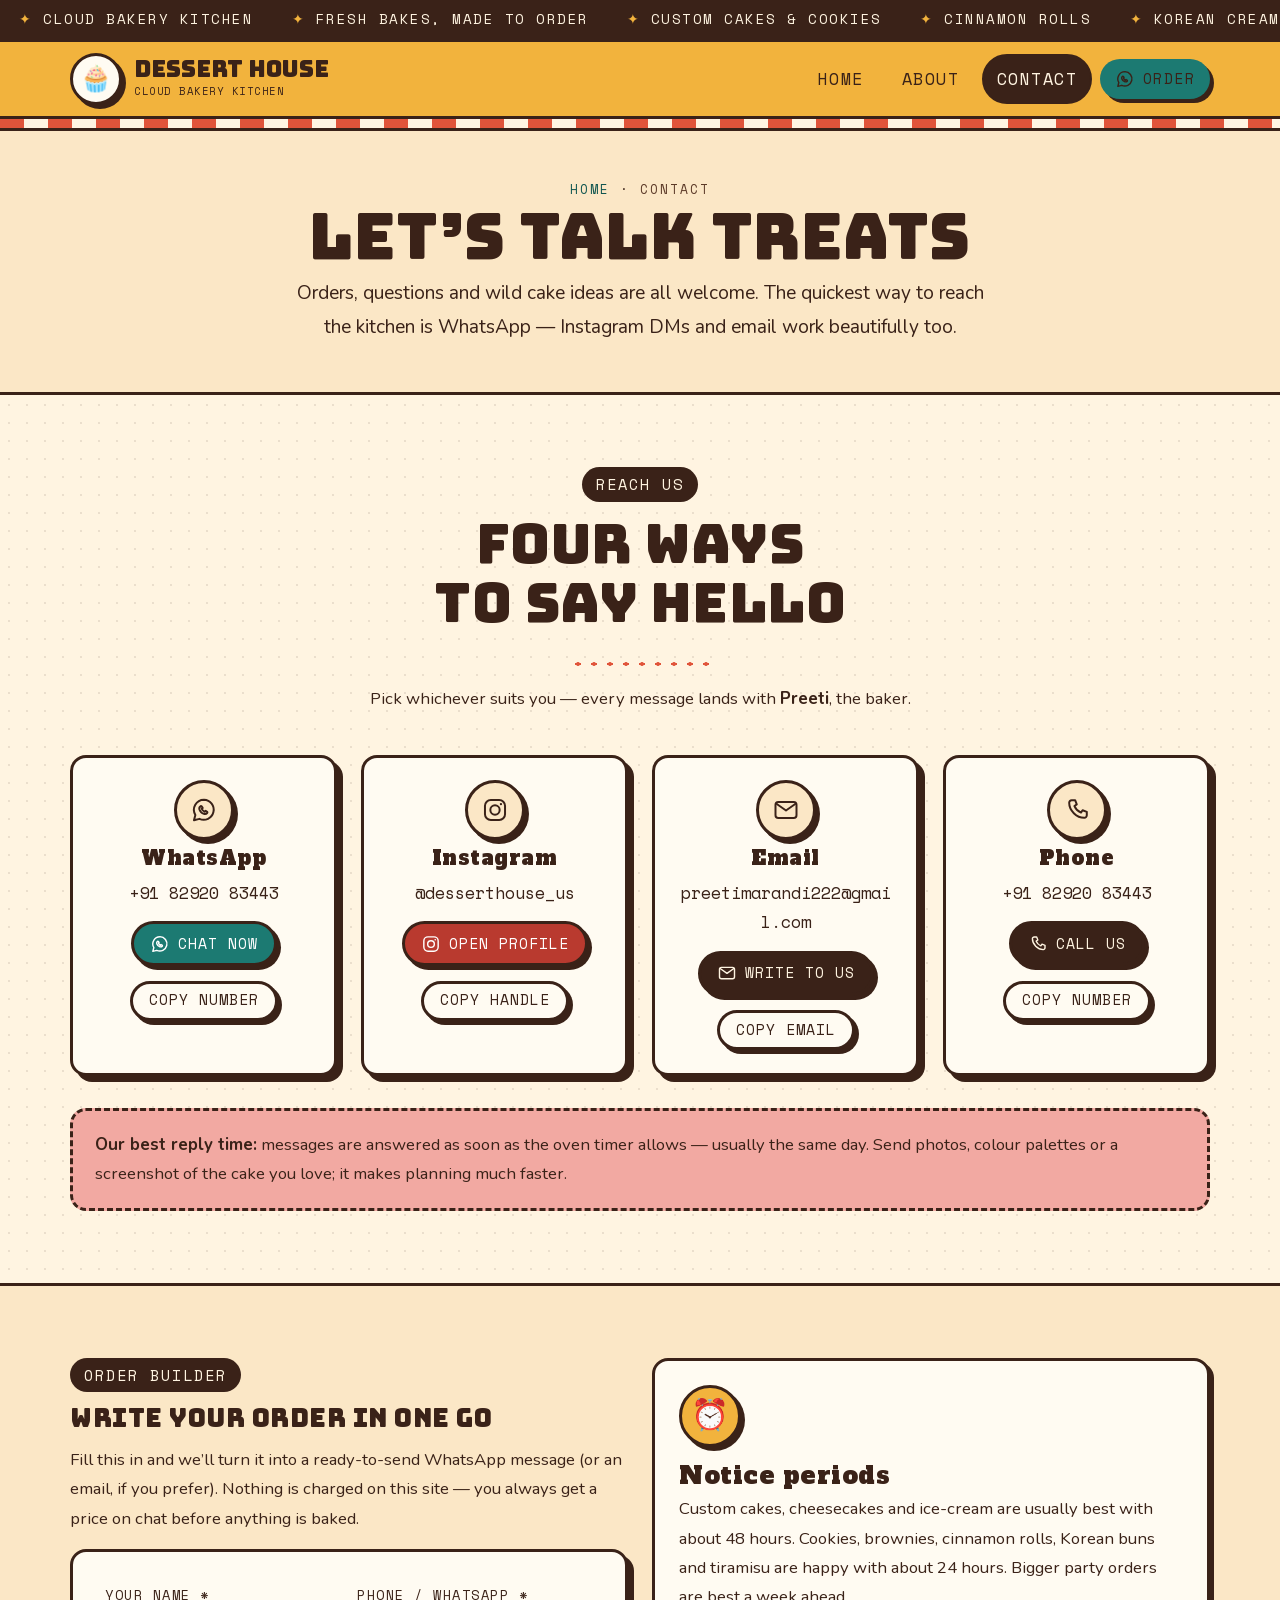
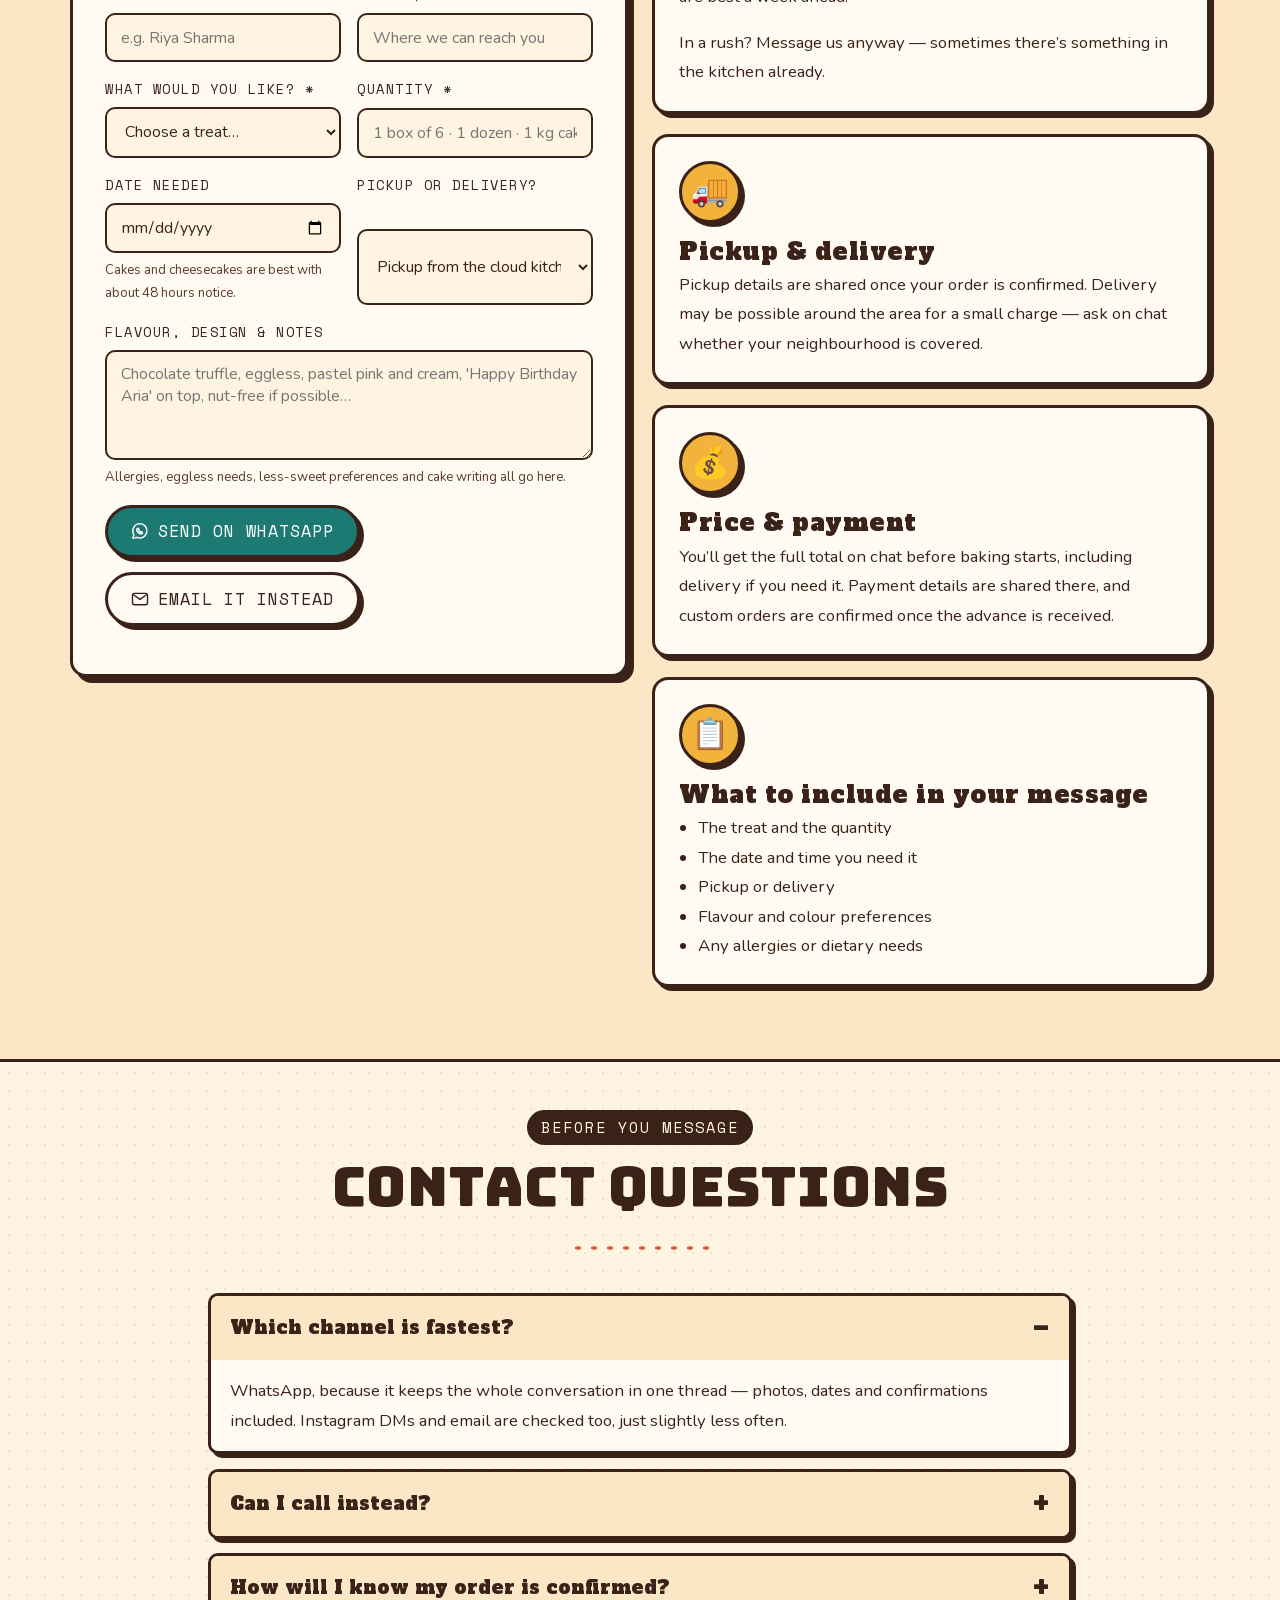
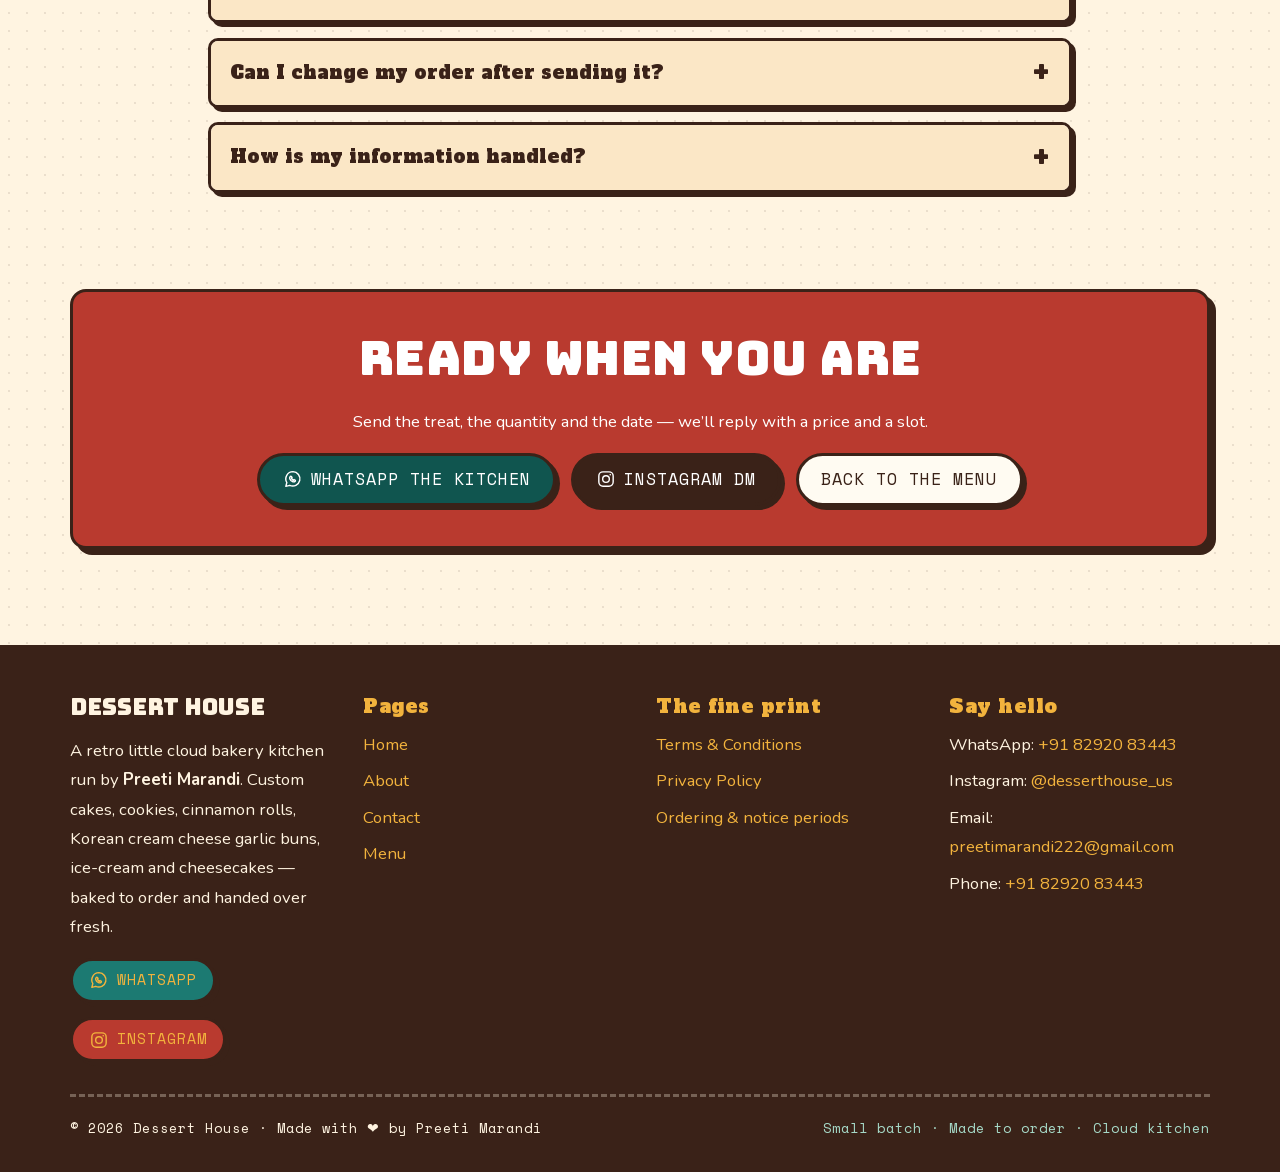
<file: contact.html>
<!DOCTYPE html>
<html lang="en">
<head>
    <meta charset="UTF-8">
    <meta name="viewport" content="width=device-width, initial-scale=1.0">
    <meta name="description" content="Contact Dessert House — order custom cakes, cookies, cinnamon rolls, Korean buns, ice-cream and cheesecakes on WhatsApp, Instagram or email. Build your order and send it in one message.">
    <meta name="author" content="Preeti Marandi">
    <meta name="theme-color" content="#3a2218">
    <link rel="canonical" href="https://preetimarandi.github.io/desserthouse/contact.html">

    <!-- Link previews. Facebook, X, WhatsApp, LinkedIn and iMessage all read
         these when someone pastes a link into a post or a message. -->
    <meta property="og:type" content="website">
    <meta property="og:site_name" content="Dessert House">
    <meta property="og:locale" content="en_US">
    <meta property="og:url" content="https://preetimarandi.github.io/desserthouse/contact.html">
    <meta property="og:title" content="Contact Dessert House — Cloud Bakery Kitchen">
    <meta property="og:description" content="WhatsApp, Instagram or email — tell us the treat and the date and we'll bake it fresh.">
    <meta property="og:image" content="https://preetimarandi.github.io/desserthouse/asset/og/og-contact.jpg">
    <meta property="og:image:type" content="image/jpeg">
    <meta property="og:image:width" content="1200">
    <meta property="og:image:height" content="630">
    <meta property="og:image:alt" content="Dessert House — order on WhatsApp. A chocolate chip muffin and croissants beside the Dessert House logo.">

    <!-- X has its own tag set. It does fall back to the og: values, but being
         explicit is what pins the card to summary_large_image. -->
    <meta name="twitter:card" content="summary_large_image">
    <meta name="twitter:title" content="Contact Dessert House — Cloud Bakery Kitchen">
    <meta name="twitter:description" content="WhatsApp, Instagram or email — tell us the treat and the date and we'll bake it fresh.">
    <meta name="twitter:image" content="https://preetimarandi.github.io/desserthouse/asset/og/og-contact.jpg">
    <meta name="twitter:image:alt" content="Dessert House — order on WhatsApp. A chocolate chip muffin and croissants beside the Dessert House logo.">
    <title>Contact | Dessert House — Order on WhatsApp or Instagram</title>
    <link rel="icon" href="data:image/svg+xml,<svg xmlns='http://www.w3.org/2000/svg' viewBox='0 0 32 32'><text y='26' font-size='26'>%F0%9F%A7%81</text></svg>">
    <link rel="stylesheet" href="css/style.css">

    <link rel="apple-touch-icon" sizes="180x180" href="favicon/apple-touch-icon.png">
    <link rel="icon" type="image/png" sizes="32x32" href="favicon/favicon-32x32.png">
    <link rel="icon" type="image/png" sizes="16x16" href="favicon/favicon-16x16.png">
    <link rel="manifest" href="favicon/site.webmanifest">
    
</head>
<body class="page-contact">

<a class="skip-link" href="#main">Skip to content</a>

<!-- Retro SVG icon sprite, referenced with <use href="#i-name"> -->
<svg class="sprite" aria-hidden="true" focusable="false">
    <symbol id="i-terms" viewBox="0 0 24 24"><path d="M6.4 3.4h7.4l4.2 4.2v13H6.4z"/><path d="M13.6 3.8v4.2h4.2"/><path d="M9.2 13h6M9.2 16.6h4"/></symbol>
    <symbol id="i-privacy" viewBox="0 0 24 24"><path d="M12 3.2l7.2 2.8v6c0 4.4-3 8-7.2 9.4-4.2-1.4-7.2-5-7.2-9.4v-6z"/><path d="m9.2 12.2 2 2 3.6-3.8"/></symbol>
    <symbol id="i-wa" viewBox="0 0 24 24"><path d="M12 3.2a8.6 8.6 0 0 0-7.4 13l-1.2 4.6 4.7-1.2A8.6 8.6 0 1 0 12 3.2Z"/><path d="M9 8.9c.4-.5 1.1 0 1.4.5l.5.9-.8.7c.5 1.1 1.4 2 2.5 2.5l.7-.8.9.5c.6.3 1 .9.5 1.4-.6.7-1.7 1-2.8.7-1.7-.5-3.2-2-3.8-3.7-.3-1.1 0-2.2.9-2.7Z"/></symbol>
    <symbol id="i-ig" viewBox="0 0 24 24"><rect x="3.4" y="3.4" width="17.2" height="17.2" rx="5"/><circle cx="12" cy="12" r="4"/><circle cx="17.1" cy="6.9" r="1" fill="currentColor" stroke="none"/></symbol>
    <symbol id="i-mail" viewBox="0 0 24 24"><rect x="3" y="5.2" width="18" height="13.6" rx="2.4"/><path d="m3.8 6.6 8.2 5.8 8.2-5.8"/></symbol>
    <symbol id="i-phone" viewBox="0 0 24 24"><path d="M7.4 3.6h3l1.4 3.6-2 1.4a11 11 0 0 0 5.6 5.6l1.4-2 3.6 1.4v3c0 1.2-1 2.2-2.2 2.1C11.6 18.7 5.3 12.4 5.3 5.8c0-1.2.9-2.2 2.1-2.2Z"/></symbol>
    <symbol id="i-bag" viewBox="0 0 24 24"><path d="M6.2 8.4h11.6l1 11.2H5.2z"/><path d="M9.2 8.4V7a2.8 2.8 0 0 1 5.6 0v1.4"/></symbol>
</svg>

<div class="ticker" aria-hidden="true">
    <div class="ticker__row">
        <span>Cloud bakery kitchen</span><span>Fresh bakes, made to order</span><span>Custom cakes &amp; cookies</span><span>Cinnamon rolls</span><span>Korean cream cheese garlic buns</span><span>Ice-cream &amp; cheesecake</span><span>Order on WhatsApp</span>
        <span>Cloud bakery kitchen</span><span>Fresh bakes, made to order</span><span>Custom cakes &amp; cookies</span><span>Cinnamon rolls</span><span>Korean cream cheese garlic buns</span><span>Ice-cream &amp; cheesecake</span><span>Order on WhatsApp</span>
    </div>
</div>

<header class="site-header">
    <div class="wrap header-inner">
        <a class="brand" href="index.html">
            <span class="brand__mark" aria-hidden="true">&#129473;</span>
            <span class="brand__text">
                <span class="brand__name">Dessert House</span>
                <span class="brand__sub">Cloud Bakery Kitchen</span>
            </span>
        </a>

        <nav class="site-nav" aria-label="Main navigation">
            <a href="index.html" data-page>Home</a>
            <a href="about.html" data-page>About</a>
            <a href="contact.html" data-page>Contact</a>
            <a class="btn btn--wa btn--sm" href="contact.html" data-contact="whatsapp">
                <svg class="icon" aria-hidden="true"><use href="#i-wa"/></svg>Order
            </a>
        </nav>

        <button class="nav-toggle" type="button" data-nav-toggle aria-expanded="false" aria-controls="mobile-menu" aria-label="Open menu">
            <span></span>
        </button>
    </div>

    <nav class="mobile-menu" id="mobile-menu" data-mobile-menu aria-label="Menu">
        <div class="wrap">
            <ul>
                <li><a href="index.html" data-page>Home <span aria-hidden="true">&#8594;</span></a></li>
                <li><a href="about.html" data-page>About <span aria-hidden="true">&#8594;</span></a></li>
                <li><a href="contact.html" data-page>Contact <span aria-hidden="true">&#8594;</span></a></li>
                <li><a href="terms.html" data-page>Terms &amp; Conditions <span aria-hidden="true">&#8594;</span></a></li>
                <li><a href="privacy.html" data-page>Privacy Policy <span aria-hidden="true">&#8594;</span></a></li>
            </ul>
            <a class="btn btn--wa btn--block" href="contact.html" data-contact="whatsapp">
                <svg class="icon" aria-hidden="true"><use href="#i-wa"/></svg>Order on WhatsApp
            </a>
        </div>
    </nav>
</header>

<main id="main">

    <section class="page-hero">
        <div class="wrap">
            <p class="breadcrumb"><a href="index.html">Home</a> &middot; <span>Contact</span></p>
            <h1>Let&rsquo;s talk treats</h1>
            <p class="lead">Orders, questions and wild cake ideas are all welcome. The quickest way to reach the kitchen is
               WhatsApp &mdash; Instagram DMs and email work beautifully too.</p>
        </div>
    </section>

    <section class="section">
        <div class="wrap">
            <div class="section-head reveal">
                <span class="eyebrow">Reach us</span>
                <h2>Four ways to say hello</h2>
                <div class="rule-dots" aria-hidden="true"></div>
                <p>Pick whichever suits you &mdash; every message lands with <strong>Preeti</strong>, the baker.</p>
            </div>

            <div class="grid grid--4">
                <div class="contact-card reveal">
                    <div class="contact-card__icon">
                        <svg class="icon" aria-hidden="true"><use href="#i-wa"/></svg>
                    </div>
                    <h3>WhatsApp</h3>
                    <p class="contact-card__value"><span data-contact-slot="whatsapp">the bakery</span></p>
                    <a class="btn btn--wa btn--sm" href="contact.html" data-contact="whatsapp">
                        <svg class="icon" aria-hidden="true"><use href="#i-wa"/></svg>Chat now
                    </a>
                    <button class="btn btn--ghost btn--sm" type="button" data-copy-key="whatsapp">Copy number</button>
                </div>

                <div class="contact-card reveal">
                    <div class="contact-card__icon">
                        <svg class="icon" aria-hidden="true"><use href="#i-ig"/></svg>
                    </div>
                    <h3>Instagram</h3>
                    <p class="contact-card__value"><span data-contact-slot="instagram">@desserthouse_us</span></p>
                    <a class="btn btn--ig btn--sm" href="contact.html" data-contact="instagram">
                        <svg class="icon" aria-hidden="true"><use href="#i-ig"/></svg>Open profile
                    </a>
                    <button class="btn btn--ghost btn--sm" type="button" data-copy-key="instagram">Copy handle</button>
                </div>

                <div class="contact-card reveal">
                    <div class="contact-card__icon">
                        <svg class="icon" aria-hidden="true"><use href="#i-mail"/></svg>
                    </div>
                    <h3>Email</h3>
                    <p class="contact-card__value"><span data-contact-slot="email">preetimarandi222@gmail.com</span></p>
                    <a class="btn btn--dark btn--sm" href="contact.html" data-contact="email">
                        <svg class="icon" aria-hidden="true"><use href="#i-mail"/></svg>Write to us
                    </a>
                    <button class="btn btn--ghost btn--sm" type="button" data-copy-key="email">Copy email</button>
                </div>

                <div class="contact-card reveal">
                    <div class="contact-card__icon">
                        <svg class="icon" aria-hidden="true"><use href="#i-phone"/></svg>
                    </div>
                    <h3>Phone</h3>
                    <p class="contact-card__value"><span data-contact-slot="phone">the bakery</span></p>
                    <a class="btn btn--dark btn--sm" href="contact.html" data-contact="phone">
                        <svg class="icon" aria-hidden="true"><use href="#i-phone"/></svg>Call us
                    </a>
                    <button class="btn btn--ghost btn--sm" type="button" data-copy-key="phone">Copy number</button>
                </div>
            </div>

            <div class="note note--pink reveal" style="margin-top:2rem;">
                <p><strong>Our best reply time:</strong> messages are answered as soon as the oven timer allows &mdash; usually the same
                   day. Send photos, colour palettes or a screenshot of the cake you love; it makes planning much faster.</p>
            </div>
        </div>
    </section>

    <section class="section section--cream">
        <div class="wrap grid grid--2" style="align-items:start;">
            <div class="reveal">
                <span class="eyebrow">Order builder</span>
                <h2>Write your order in one go</h2>
                <p>Fill this in and we&rsquo;ll turn it into a ready-to-send WhatsApp message (or an email, if you prefer).
                   Nothing is charged on this site &mdash; you always get a price on chat before anything is baked.</p>

                <form class="form" data-order-form novalidate>
                    <div class="form__row">
                        <div class="field">
                            <label for="o-name">Your name <span aria-hidden="true">*</span></label>
                            <input id="o-name" name="name" type="text" autocomplete="name" placeholder="e.g. Riya Sharma" aria-required="true">
                        </div>
                        <div class="field">
                            <label for="o-phone">Phone / WhatsApp <span aria-hidden="true">*</span></label>
                            <input id="o-phone" name="phone" type="tel" autocomplete="tel" placeholder="Where we can reach you" aria-required="true">
                        </div>
                    </div>

                    <div class="form__row">
                        <div class="field">
                            <label for="o-treat">What would you like? <span aria-hidden="true">*</span></label>
                            <select id="o-treat" name="treat" aria-required="true">
                                <option value="">Choose a treat&hellip;</option>
                                <option>Custom Cake</option>
                                <option>Signature Cookies (box)</option>
                                <option>Cinnamon Rolls</option>
                                <option>Korean Cream Cheese Garlic Buns</option>
                                <option>Classic Tiramisu</option>
                                <option>Small-Batch Ice-Cream (tub)</option>
                                <option>Baked Cheesecake</option>
                                <option>Fudgy Brownies (tray of 9)</option>
                                <option>Cupcakes &amp; Sugar Cookies (dozen)</option>
                                <option>Something else / a custom idea</option>
                            </select>
                        </div>
                        <div class="field">
                            <label for="o-qty">Quantity <span aria-hidden="true">*</span></label>
                            <input id="o-qty" name="quantity" type="text" placeholder="1 box of 6 &middot; 1 dozen &middot; 1 kg cake" aria-required="true">
                        </div>
                    </div>

                    <div class="form__row">
                        <div class="field">
                            <label for="o-date">Date needed</label>
                            <input id="o-date" name="date" type="date">
                            <span class="field__hint">Cakes and cheesecakes are best with about 48 hours notice.</span>
                        </div>
                        <div class="field">
                            <label for="o-handover">Pickup or delivery?</label>
                            <select id="o-handover" name="handover">
                                <option>Pickup from the cloud kitchen</option>
                                <option>Delivery &mdash; please confirm my area</option>
                                <option>Not sure yet, let&rsquo;s discuss</option>
                            </select>
                        </div>
                    </div>

                    <div class="field">
                        <label for="o-notes">Flavour, design &amp; notes</label>
                        <textarea id="o-notes" name="notes" placeholder="Chocolate truffle, eggless, pastel pink and cream, 'Happy Birthday Aria' on top, nut-free if possible&hellip;"></textarea>
                        <span class="field__hint">Allergies, eggless needs, less-sweet preferences and cake writing all go here.</span>
                    </div>

                    <div class="btn-row">
                        <button class="btn btn--wa" type="submit">
                            <svg class="icon" aria-hidden="true"><use href="#i-wa"/></svg>Send on WhatsApp
                        </button>
                        <button class="btn btn--ghost" type="button" data-order-email>
                            <svg class="icon" aria-hidden="true"><use href="#i-mail"/></svg>Email it instead
                        </button>
                    </div>

                    <p class="form__status" data-order-status role="status" aria-live="polite"></p>
                </form>
            </div>

            <div class="reveal" style="display:grid;gap:1.25rem;">
                <div class="card card--flat">
                    <div class="card__icon" aria-hidden="true">&#9200;</div>
                    <h3>Notice periods</h3>
                    <p>Custom cakes, cheesecakes and ice-cream are usually best with about 48 hours. Cookies, brownies,
                       cinnamon rolls, Korean buns and tiramisu are happy with about 24 hours. Bigger party orders are
                       best a week ahead.</p>
                    <p>In a rush? Message us anyway &mdash; sometimes there&rsquo;s something in the kitchen already.</p>
                </div>

                <div class="card card--flat">
                    <div class="card__icon" aria-hidden="true">&#128666;</div>
                    <h3>Pickup &amp; delivery</h3>
                    <p>Pickup details are shared once your order is confirmed. Delivery may be possible around the area
                       for a small charge &mdash; ask on chat whether your neighbourhood is covered.</p>
                </div>

                <div class="card card--flat">
                    <div class="card__icon" aria-hidden="true">&#128176;</div>
                    <h3>Price &amp; payment</h3>
                    <p>You&rsquo;ll get the full total on chat before baking starts, including delivery if you need it. Payment
                       details are shared there, and custom orders are confirmed once the advance is received.</p>
                </div>

                <div class="card card--flat">
                    <div class="card__icon" aria-hidden="true">&#128203;</div>
                    <h3>What to include in your message</h3>
                    <ul style="margin-bottom:0;">
                        <li>The treat and the quantity</li>
                        <li>The date and time you need it</li>
                        <li>Pickup or delivery</li>
                        <li>Flavour and colour preferences</li>
                        <li>Any allergies or dietary needs</li>
                    </ul>
                </div>
            </div>
        </div>
    </section>

    <section class="section section--tight">
        <div class="wrap">
            <div class="section-head reveal">
                <span class="eyebrow">Before you message</span>
                <h2>Contact questions</h2>
                <div class="rule-dots" aria-hidden="true"></div>
            </div>

            <div class="faq reveal">
                <details open>
                    <summary>Which channel is fastest?</summary>
                    <p>WhatsApp, because it keeps the whole conversation in one thread &mdash; photos, dates and confirmations
                       included. Instagram DMs and email are checked too, just slightly less often.</p>
                </details>
                <details>
                    <summary>Can I call instead?</summary>
                    <p>You can, but if the mixer is running you may get a call back instead. A message with your order details is
                       usually the quickest way to get a yes.</p>
                </details>
                <details>
                    <summary>How will I know my order is confirmed?</summary>
                    <p>You&rsquo;ll get a message with the price, the pickup or delivery slot and the payment details. Your order is
                       booked in once you confirm that message.</p>
                </details>
                <details>
                    <summary>Can I change my order after sending it?</summary>
                    <p>Yes, if it isn&rsquo;t baked yet &mdash; just send a new message. Once a custom cake is decorated or in the oven,
                       changes may not be possible. See our <a href="terms.html">Terms &amp; Conditions</a>.</p>
                </details>
                <details>
                    <summary>How is my information handled?</summary>
                    <p>Only what&rsquo;s needed to bake and deliver your order, and nothing is sold. The full details are in our
                       <a href="privacy.html">Privacy Policy</a>.</p>
                </details>
            </div>
        </div>
    </section>

    <section class="section section--tight">
        <div class="wrap">
            <div class="cta reveal">
                <h2>Ready when you are</h2>
                <p>Send the treat, the quantity and the date &mdash; we&rsquo;ll reply with a price and a slot.</p>
                <div class="btn-row">
                    <a class="btn btn--wa" href="contact.html" data-contact="whatsapp">
                        <svg class="icon" aria-hidden="true"><use href="#i-wa"/></svg>WhatsApp the kitchen
                    </a>
                    <a class="btn btn--ig" href="contact.html" data-contact="instagram">
                        <svg class="icon" aria-hidden="true"><use href="#i-ig"/></svg>Instagram DM
                    </a>
                    <a class="btn btn--ghost" href="index.html#menu">Back to the menu</a>
                </div>
            </div>
        </div>
    </section>

</main>

<button class="bag-fab" type="button" data-bag-open hidden>
    <svg class="icon" aria-hidden="true"><use href="#i-bag"/></svg>
    Order bag <span class="bag-fab__count" data-bag-count>0</span>
</button>

<div class="bag-backdrop" data-bag-backdrop></div>

<aside class="bag-drawer" data-bag-drawer aria-label="Your order bag">
    <div class="bag-drawer__head">
        <h2>Your order bag</h2>
        <button class="bag-close" type="button" data-bag-close aria-label="Close order bag">&#10005;</button>
    </div>

    <div class="bag-drawer__body">
        <ul class="bag-list" data-bag-list></ul>

        <div class="field">
            <label for="bag-name">Your name</label>
            <input id="bag-name" type="text" data-bag-name placeholder="e.g. Riya" autocomplete="name">
        </div>

        <div class="field">
            <label for="bag-notes">Date needed &amp; notes</label>
            <textarea id="bag-notes" data-bag-notes placeholder="Saturday evening, eggless if possible, name on the cake..."></textarea>
        </div>
    </div>

    <div class="bag-drawer__foot">
        <div class="btn-row" style="align-items:center;">
            <button class="btn btn--wa" type="button" data-bag-send>
                <svg class="icon" aria-hidden="true"><use href="#i-wa"/></svg>Send on WhatsApp
            </button>
            <button class="btn btn--ghost btn--sm" type="button" data-bag-clear>Clear bag</button>
        </div>
        <p class="field__hint" style="margin:.6rem 0 0;">Nothing is charged here &mdash; your message opens in WhatsApp and you can edit it before sending.</p>
    </div>
</aside>

<footer class="site-footer">
    <div class="wrap">
        <div class="footer-grid">
            <div>
                <p class="brand__name">Dessert House</p>
                <p>A retro little cloud bakery kitchen run by <strong>Preeti Marandi</strong>. Custom cakes, cookies,
                   cinnamon rolls, Korean cream cheese garlic buns, ice-cream and cheesecakes &mdash; baked to order and
                   handed over fresh.</p>
                <div class="btn-row">
                    <a class="btn btn--sm btn--wa" href="contact.html" data-contact="whatsapp">
                        <svg class="icon" aria-hidden="true"><use href="#i-wa"/></svg>WhatsApp
                    </a>
                    <a class="btn btn--sm btn--ig" href="contact.html" data-contact="instagram">
                        <svg class="icon" aria-hidden="true"><use href="#i-ig"/></svg>Instagram
                    </a>
                </div>
            </div>

            <div>
                <h3>Pages</h3>
                <ul>
                    <li><a href="index.html" data-page>Home</a></li>
                    <li><a href="about.html" data-page>About</a></li>
                    <li><a href="contact.html" data-page>Contact</a></li>
                    <li><a href="index.html#menu">Menu</a></li>
                </ul>
            </div>

            <div>
                <h3>The fine print</h3>
                <ul>
                    <li><a href="terms.html" data-page>Terms &amp; Conditions</a></li>
                    <li><a href="privacy.html" data-page>Privacy Policy</a></li>
                    <li><a href="index.html#menu">Ordering &amp; notice periods</a></li>
                </ul>
            </div>

            <div>
                <h3>Say hello</h3>
                <ul>
                    <li>WhatsApp: <a href="contact.html" data-contact="whatsapp"><span data-contact-slot="whatsapp">the bakery</span></a></li>
                    <li>Instagram: <a href="contact.html" data-contact="instagram"><span data-contact-slot="instagram">@desserthouse_us</span></a></li>
                    <li>Email: <a href="contact.html" data-contact="email"><span data-contact-slot="email">preetimarandi222@gmail.com</span></a></li>
                    <li>Phone: <a href="contact.html" data-contact="phone"><span data-contact-slot="phone">the bakery</span></a></li>
                </ul>
            </div>
        </div>

        <div class="footer-bottom">
            <span>&copy; <span data-year>2026</span> Dessert House &middot; Made with &#10084; by Preeti Marandi</span>
            <span class="footer-tagline">Small batch &middot; Made to order &middot; Cloud kitchen</span>
        </div>
    </div>
</footer>

<script src="js/main.js"></script>
</body>
</html>
</file>
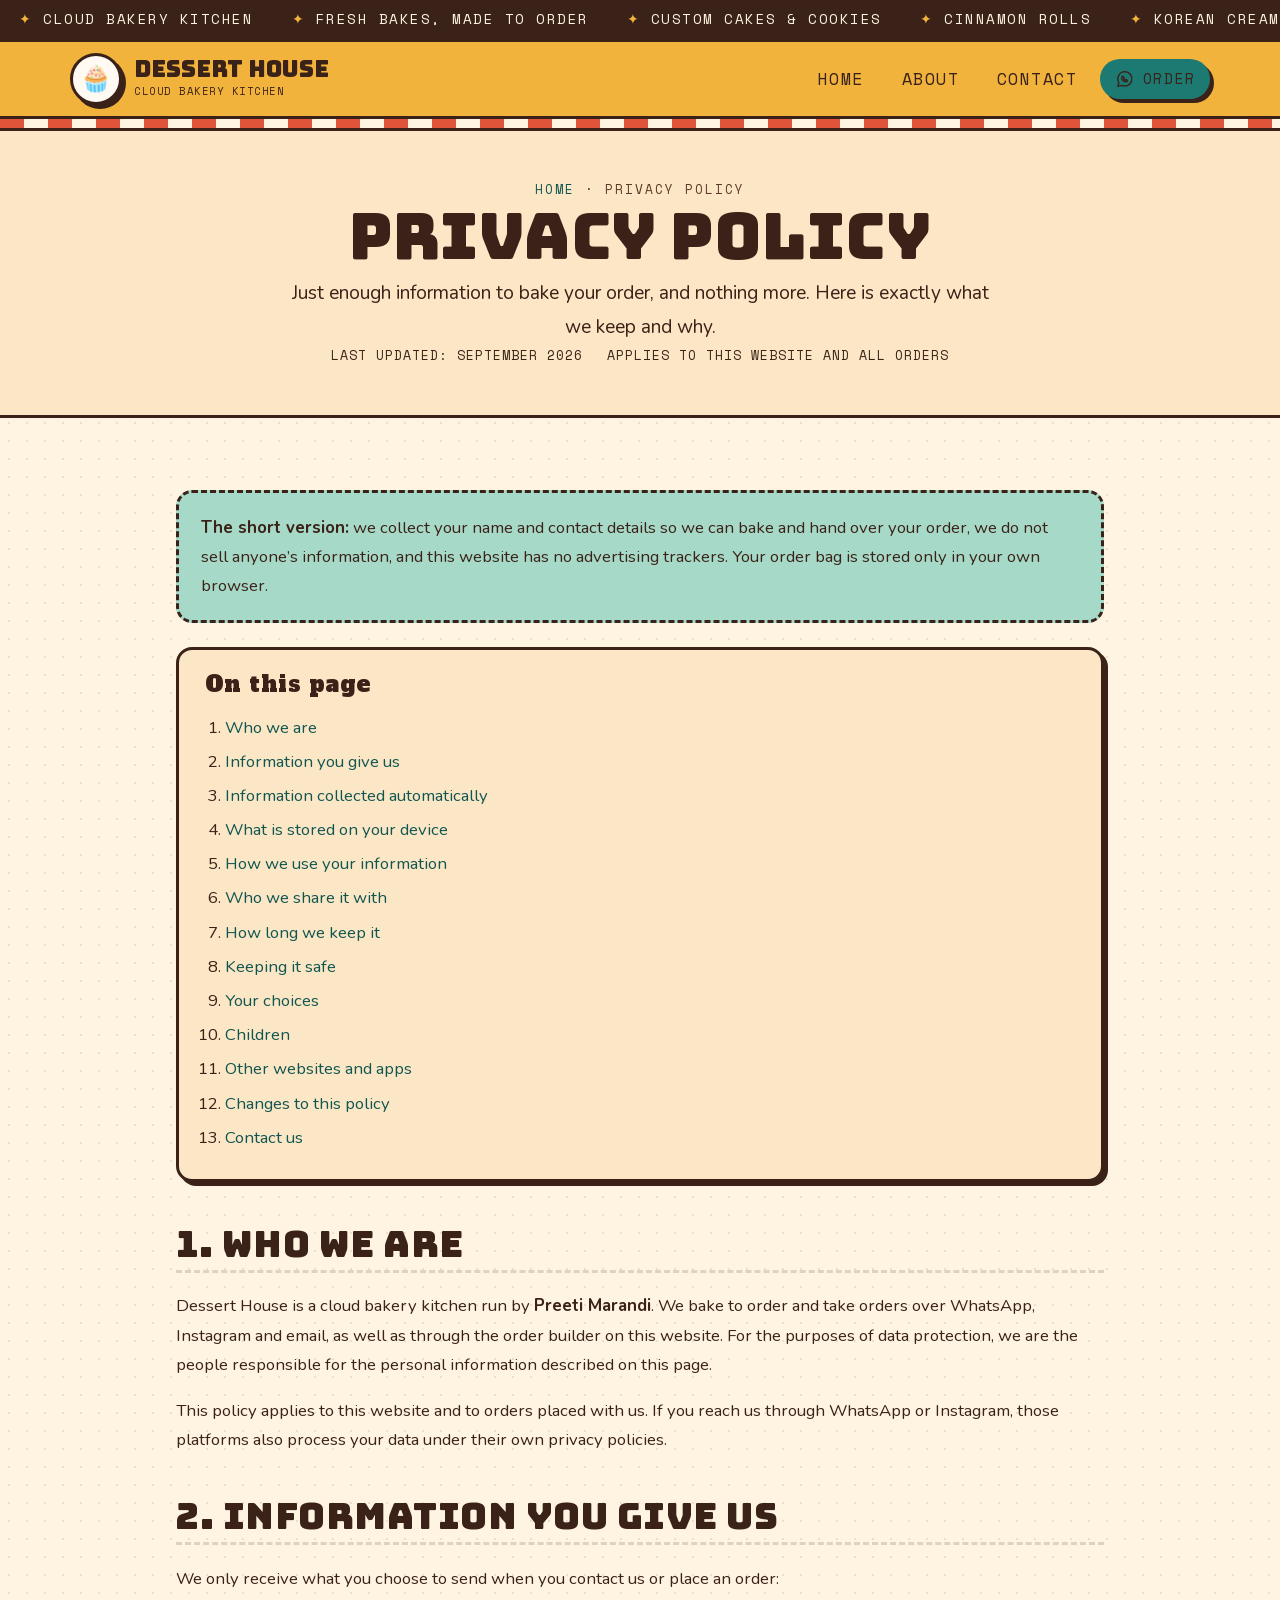
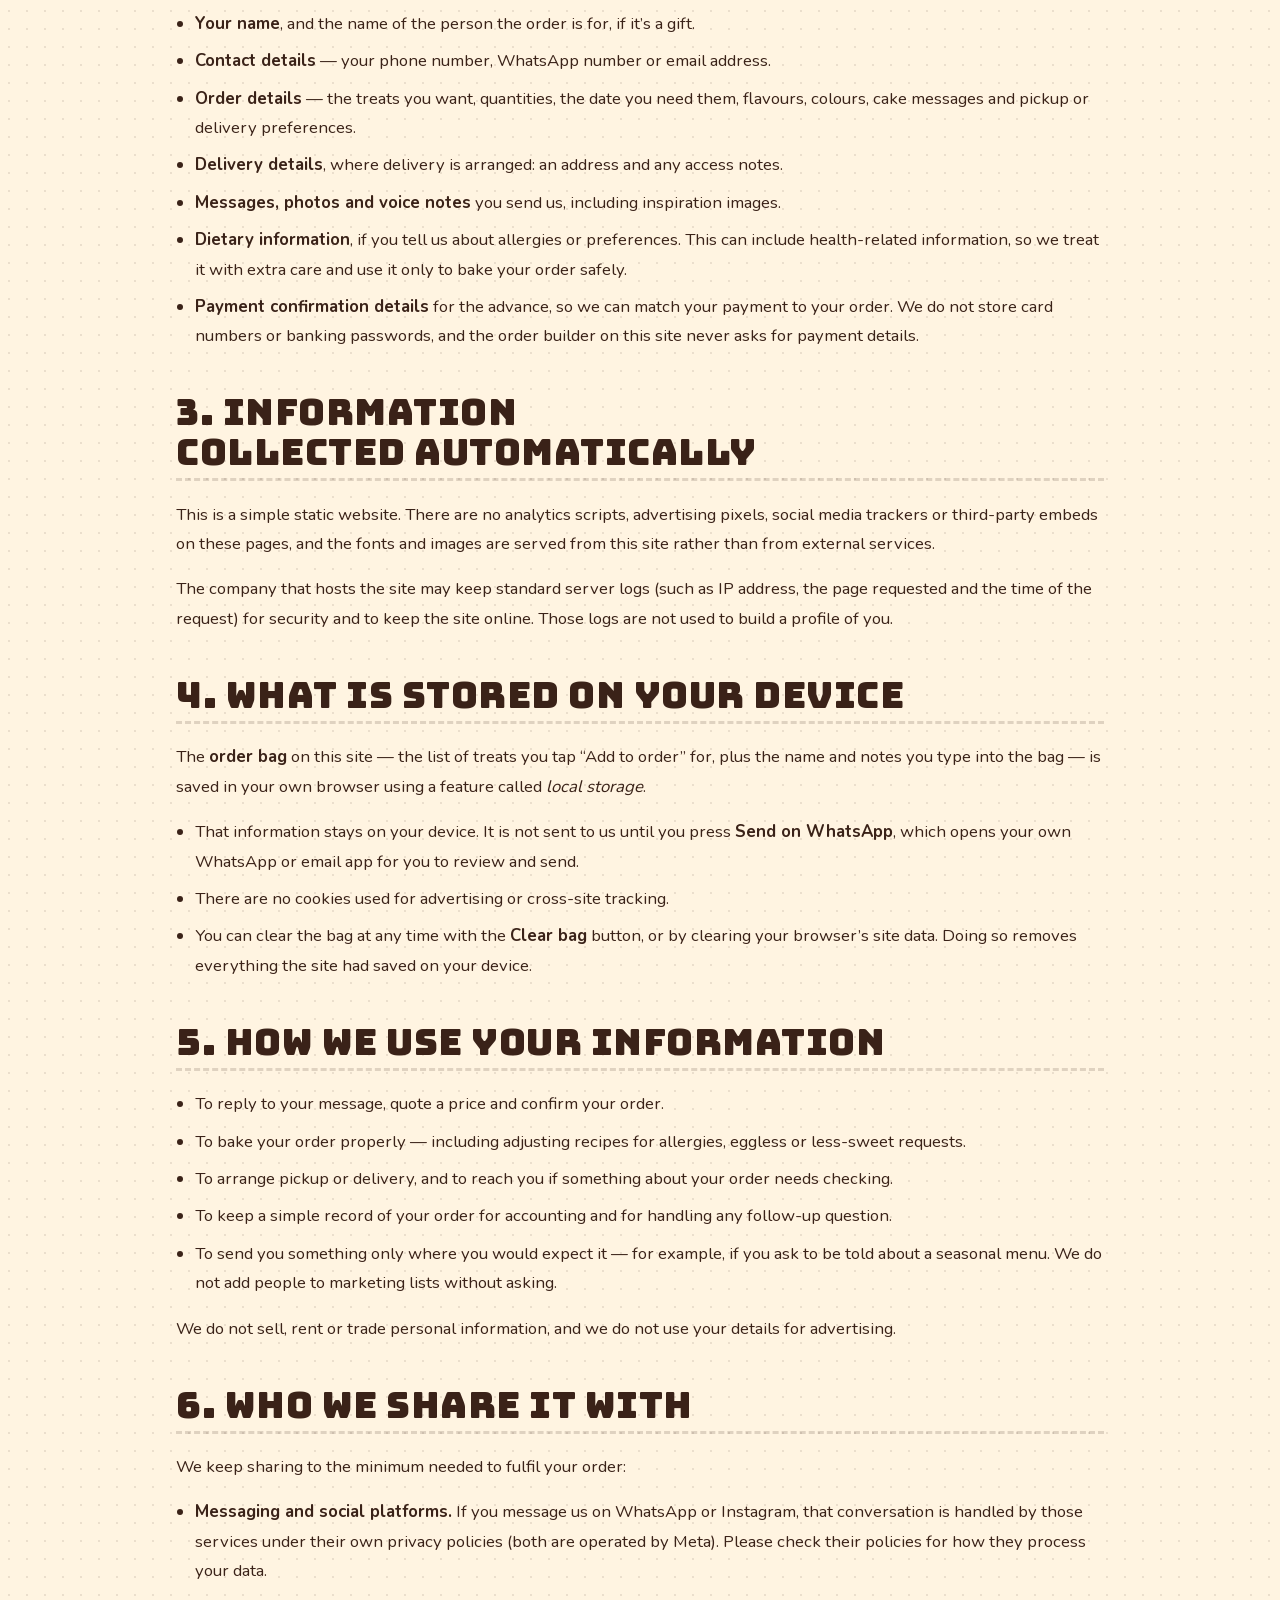
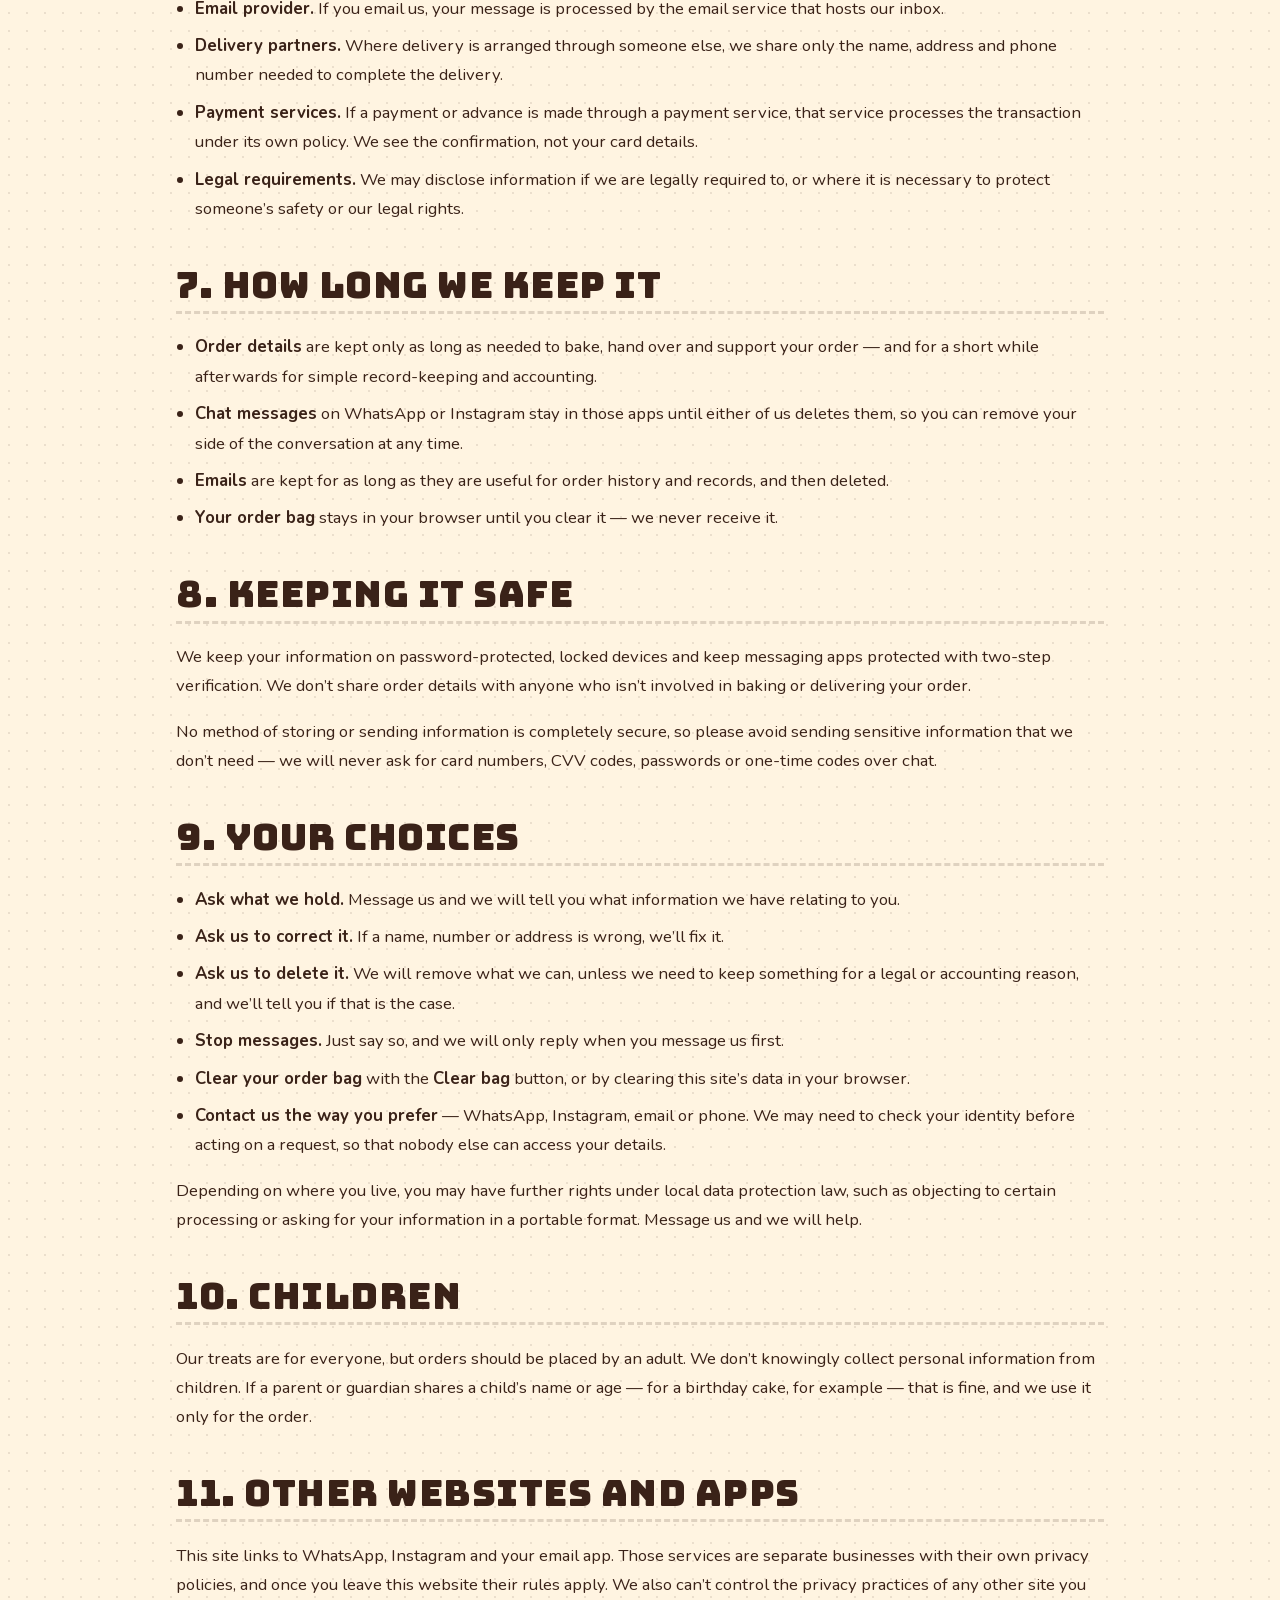
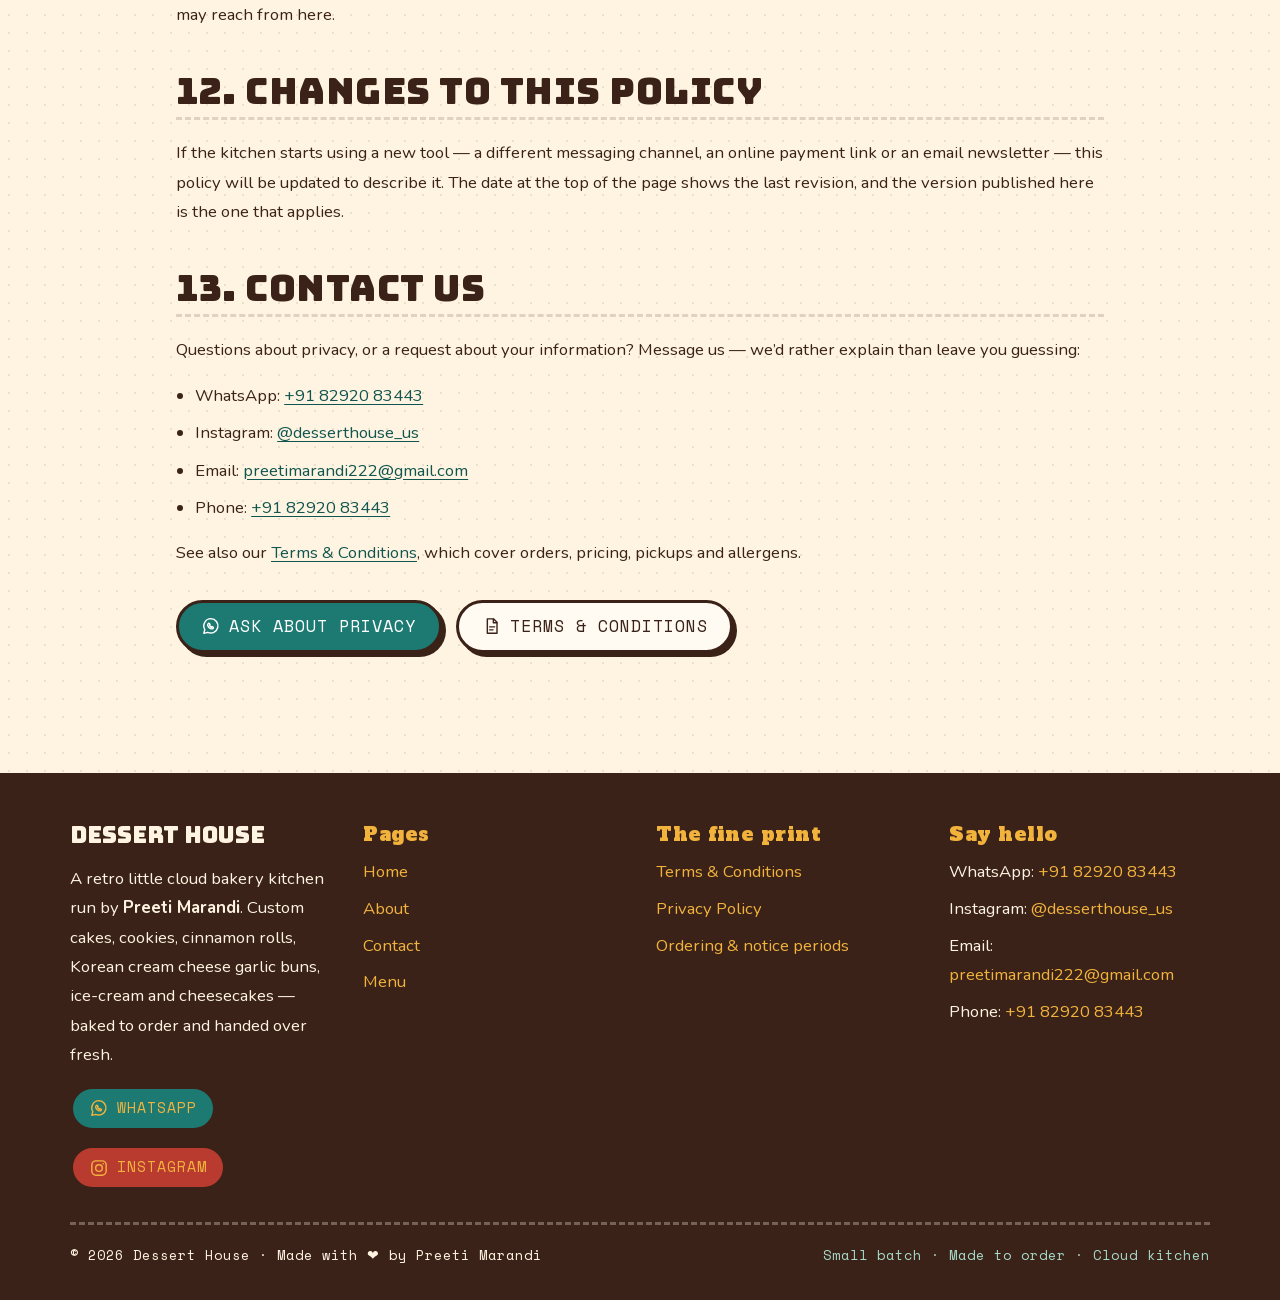
<file: privacy.html>
<!DOCTYPE html>
<html lang="en">
<head>
    <meta charset="UTF-8">
    <meta name="viewport" content="width=device-width, initial-scale=1.0">
    <meta name="description" content="Privacy Policy for Dessert House — what information is collected when you order from our cloud bakery kitchen, how it is used, and the choices you have.">
    <meta name="author" content="Preeti Marandi">
    <meta name="theme-color" content="#3a2218">
    <meta name="robots" content="index, follow">
    <link rel="canonical" href="https://preetimarandi.github.io/desserthouse/privacy.html">

    <!-- Link previews. Facebook, X, WhatsApp, LinkedIn and iMessage all read
         these when someone pastes a link into a post or a message. -->
    <meta property="og:type" content="website">
    <meta property="og:site_name" content="Dessert House">
    <meta property="og:locale" content="en_US">
    <meta property="og:url" content="https://preetimarandi.github.io/desserthouse/privacy.html">
    <meta property="og:title" content="Privacy Policy | Dessert House">
    <meta property="og:description" content="Privacy Policy for Dessert House — what information is collected when you order from our cloud bakery kitchen, how it is used, and the choices you have.">
    <meta property="og:image" content="https://preetimarandi.github.io/desserthouse/asset/og/og-legal.jpg">
    <meta property="og:image:type" content="image/jpeg">
    <meta property="og:image:width" content="1200">
    <meta property="og:image:height" content="630">
    <meta property="og:image:alt" content="Dessert House — Terms and Privacy. Cinnamon rolls and pastries on a white surface beside the Dessert House logo.">

    <!-- X has its own tag set. It does fall back to the og: values, but being
         explicit is what pins the card to summary_large_image. -->
    <meta name="twitter:card" content="summary_large_image">
    <meta name="twitter:title" content="Privacy Policy | Dessert House">
    <meta name="twitter:description" content="Privacy Policy for Dessert House — what information is collected when you order from our cloud bakery kitchen, how it is used, and the choices you have.">
    <meta name="twitter:image" content="https://preetimarandi.github.io/desserthouse/asset/og/og-legal.jpg">
    <meta name="twitter:image:alt" content="Dessert House — Terms and Privacy. Cinnamon rolls and pastries on a white surface beside the Dessert House logo.">
    <title>Privacy Policy | Dessert House</title>
    <link rel="icon" href="data:image/svg+xml,<svg xmlns='http://www.w3.org/2000/svg' viewBox='0 0 32 32'><text y='26' font-size='26'>%F0%9F%A7%81</text></svg>">
    <link rel="stylesheet" href="css/style.css">

    <link rel="apple-touch-icon" sizes="180x180" href="favicon/apple-touch-icon.png">
    <link rel="icon" type="image/png" sizes="32x32" href="favicon/favicon-32x32.png">
    <link rel="icon" type="image/png" sizes="16x16" href="favicon/favicon-16x16.png">
    <link rel="manifest" href="favicon/site.webmanifest">
    
</head>
<body class="page-privacy">

<a class="skip-link" href="#main">Skip to content</a>

<!-- Retro SVG icon sprite, referenced with <use href="#i-name"> -->
<svg class="sprite" aria-hidden="true" focusable="false">
    <symbol id="i-terms" viewBox="0 0 24 24"><path d="M6.4 3.4h7.4l4.2 4.2v13H6.4z"/><path d="M13.6 3.8v4.2h4.2"/><path d="M9.2 13h6M9.2 16.6h4"/></symbol>
    <symbol id="i-privacy" viewBox="0 0 24 24"><path d="M12 3.2l7.2 2.8v6c0 4.4-3 8-7.2 9.4-4.2-1.4-7.2-5-7.2-9.4v-6z"/><path d="m9.2 12.2 2 2 3.6-3.8"/></symbol>
    <symbol id="i-wa" viewBox="0 0 24 24"><path d="M12 3.2a8.6 8.6 0 0 0-7.4 13l-1.2 4.6 4.7-1.2A8.6 8.6 0 1 0 12 3.2Z"/><path d="M9 8.9c.4-.5 1.1 0 1.4.5l.5.9-.8.7c.5 1.1 1.4 2 2.5 2.5l.7-.8.9.5c.6.3 1 .9.5 1.4-.6.7-1.7 1-2.8.7-1.7-.5-3.2-2-3.8-3.7-.3-1.1 0-2.2.9-2.7Z"/></symbol>
    <symbol id="i-ig" viewBox="0 0 24 24"><rect x="3.4" y="3.4" width="17.2" height="17.2" rx="5"/><circle cx="12" cy="12" r="4"/><circle cx="17.1" cy="6.9" r="1" fill="currentColor" stroke="none"/></symbol>
    <symbol id="i-mail" viewBox="0 0 24 24"><rect x="3" y="5.2" width="18" height="13.6" rx="2.4"/><path d="m3.8 6.6 8.2 5.8 8.2-5.8"/></symbol>
    <symbol id="i-phone" viewBox="0 0 24 24"><path d="M7.4 3.6h3l1.4 3.6-2 1.4a11 11 0 0 0 5.6 5.6l1.4-2 3.6 1.4v3c0 1.2-1 2.2-2.2 2.1C11.6 18.7 5.3 12.4 5.3 5.8c0-1.2.9-2.2 2.1-2.2Z"/></symbol>
    <symbol id="i-bag" viewBox="0 0 24 24"><path d="M6.2 8.4h11.6l1 11.2H5.2z"/><path d="M9.2 8.4V7a2.8 2.8 0 0 1 5.6 0v1.4"/></symbol>
</svg>

<div class="ticker" aria-hidden="true">
    <div class="ticker__row">
        <span>Cloud bakery kitchen</span><span>Fresh bakes, made to order</span><span>Custom cakes &amp; cookies</span><span>Cinnamon rolls</span><span>Korean cream cheese garlic buns</span><span>Ice-cream &amp; cheesecake</span><span>Order on WhatsApp</span>
        <span>Cloud bakery kitchen</span><span>Fresh bakes, made to order</span><span>Custom cakes &amp; cookies</span><span>Cinnamon rolls</span><span>Korean cream cheese garlic buns</span><span>Ice-cream &amp; cheesecake</span><span>Order on WhatsApp</span>
    </div>
</div>

<header class="site-header">
    <div class="wrap header-inner">
        <a class="brand" href="index.html">
            <span class="brand__mark" aria-hidden="true">&#129473;</span>
            <span class="brand__text">
                <span class="brand__name">Dessert House</span>
                <span class="brand__sub">Cloud Bakery Kitchen</span>
            </span>
        </a>

        <nav class="site-nav" aria-label="Main navigation">
            <a href="index.html" data-page>Home</a>
            <a href="about.html" data-page>About</a>
            <a href="contact.html" data-page>Contact</a>
            <a class="btn btn--wa btn--sm" href="contact.html" data-contact="whatsapp">
                <svg class="icon" aria-hidden="true"><use href="#i-wa"/></svg>Order
            </a>
        </nav>

        <button class="nav-toggle" type="button" data-nav-toggle aria-expanded="false" aria-controls="mobile-menu" aria-label="Open menu">
            <span></span>
        </button>
    </div>

    <nav class="mobile-menu" id="mobile-menu" data-mobile-menu aria-label="Menu">
        <div class="wrap">
            <ul>
                <li><a href="index.html" data-page>Home <span aria-hidden="true">&#8594;</span></a></li>
                <li><a href="about.html" data-page>About <span aria-hidden="true">&#8594;</span></a></li>
                <li><a href="contact.html" data-page>Contact <span aria-hidden="true">&#8594;</span></a></li>
                <li><a href="terms.html" data-page>Terms &amp; Conditions <span aria-hidden="true">&#8594;</span></a></li>
                <li><a href="privacy.html" data-page>Privacy Policy <span aria-hidden="true">&#8594;</span></a></li>
            </ul>
            <a class="btn btn--wa btn--block" href="contact.html" data-contact="whatsapp">
                <svg class="icon" aria-hidden="true"><use href="#i-wa"/></svg>Order on WhatsApp
            </a>
        </div>
    </nav>
</header>

<main id="main">

    <section class="page-hero">
        <div class="wrap">
            <p class="breadcrumb"><a href="index.html">Home</a> &middot; <span>Privacy Policy</span></p>
            <h1>Privacy Policy</h1>
            <p class="lead">Just enough information to bake your order, and nothing more. Here is exactly what we keep and why.</p>
            <p class="meta-strip">
                <span>Last updated: September 2026</span>
                <span>Applies to this website and all orders</span>
            </p>
        </div>
    </section>

    <section class="section">
        <div class="wrap prose">
            <div class="note reveal">
                <p><strong>The short version:</strong> we collect your name and contact details so we can bake and hand over your
                   order, we do not sell anyone&rsquo;s information, and this website has no advertising trackers. Your order bag is
                   stored only in your own browser.</p>
            </div>

            <nav class="toc reveal" aria-label="On this page" style="margin-top:1.5rem;">
                <h2>On this page</h2>
                <ol>
                    <li><a href="#who">Who we are</a></li>
                    <li><a href="#what-you-give">Information you give us</a></li>
                    <li><a href="#automatic">Information collected automatically</a></li>
                    <li><a href="#local-storage">What is stored on your device</a></li>
                    <li><a href="#how-we-use">How we use your information</a></li>
                    <li><a href="#sharing">Who we share it with</a></li>
                    <li><a href="#retention">How long we keep it</a></li>
                    <li><a href="#security">Keeping it safe</a></li>
                    <li><a href="#choices">Your choices</a></li>
                    <li><a href="#children">Children</a></li>
                    <li><a href="#links">Other websites and apps</a></li>
                    <li><a href="#changes-to-policy">Changes to this policy</a></li>
                    <li><a href="#contact">Contact us</a></li>
                </ol>
            </nav>

            <h2 id="who">1. Who we are</h2>
            <p>Dessert House is a cloud bakery kitchen run by <strong>Preeti Marandi</strong>. We bake to order and take orders over
               WhatsApp, Instagram and email, as well as through the order builder on this website. For the purposes of data
               protection, we are the people responsible for the personal information described on this page.</p>
            <p>This policy applies to this website and to orders placed with us. If you reach us through WhatsApp or Instagram,
               those platforms also process your data under their own privacy policies.</p>

            <h2 id="what-you-give">2. Information you give us</h2>
            <p>We only receive what you choose to send when you contact us or place an order:</p>
            <ul>
                <li><strong>Your name</strong>, and the name of the person the order is for, if it&rsquo;s a gift.</li>
                <li><strong>Contact details</strong> &mdash; your phone number, WhatsApp number or email address.</li>
                <li><strong>Order details</strong> &mdash; the treats you want, quantities, the date you need them, flavours, colours,
                    cake messages and pickup or delivery preferences.</li>
                <li><strong>Delivery details</strong>, where delivery is arranged: an address and any access notes.</li>
                <li><strong>Messages, photos and voice notes</strong> you send us, including inspiration images.</li>
                <li><strong>Dietary information</strong>, if you tell us about allergies or preferences. This can include health-related
                    information, so we treat it with extra care and use it only to bake your order safely.</li>
                <li><strong>Payment confirmation details</strong> for the advance, so we can match your payment to your order. We do not
                    store card numbers or banking passwords, and the order builder on this site never asks for payment details.</li>
            </ul>

            <h2 id="automatic">3. Information collected automatically</h2>
            <p>This is a simple static website. There are no analytics scripts, advertising pixels, social media trackers or
               third-party embeds on these pages, and the fonts and images are served from this site rather than from external
               services.</p>
            <p>The company that hosts the site may keep standard server logs (such as IP address, the page requested and the time
               of the request) for security and to keep the site online. Those logs are not used to build a profile of you.</p>

            <h2 id="local-storage">4. What is stored on your device</h2>
            <p>The <strong>order bag</strong> on this site &mdash; the list of treats you tap &ldquo;Add to order&rdquo; for, plus the name and
               notes you type into the bag &mdash; is saved in your own browser using a feature called <em>local storage</em>.</p>
            <ul>
                <li>That information stays on your device. It is not sent to us until you press
                    <strong>Send on WhatsApp</strong>, which opens your own WhatsApp or email app for you to review and send.</li>
                <li>There are no cookies used for advertising or cross-site tracking.</li>
                <li>You can clear the bag at any time with the <strong>Clear bag</strong> button, or by clearing your browser&rsquo;s
                    site data. Doing so removes everything the site had saved on your device.</li>
            </ul>

            <h2 id="how-we-use">5. How we use your information</h2>
            <ul>
                <li>To reply to your message, quote a price and confirm your order.</li>
                <li>To bake your order properly &mdash; including adjusting recipes for allergies, eggless or less-sweet requests.</li>
                <li>To arrange pickup or delivery, and to reach you if something about your order needs checking.</li>
                <li>To keep a simple record of your order for accounting and for handling any follow-up question.</li>
                <li>To send you something only where you would expect it &mdash; for example, if you ask to be told about a seasonal menu.
                    We do not add people to marketing lists without asking.</li>
            </ul>
            <p>We do not sell, rent or trade personal information, and we do not use your details for advertising.</p>

            <h2 id="sharing">6. Who we share it with</h2>
            <p>We keep sharing to the minimum needed to fulfil your order:</p>
            <ul>
                <li><strong>Messaging and social platforms.</strong> If you message us on WhatsApp or Instagram, that conversation is
                    handled by those services under their own privacy policies (both are operated by Meta). Please check their
                    policies for how they process your data.</li>
                <li><strong>Email provider.</strong> If you email us, your message is processed by the email service that hosts our inbox.</li>
                <li><strong>Delivery partners.</strong> Where delivery is arranged through someone else, we share only the name, address
                    and phone number needed to complete the delivery.</li>
                <li><strong>Payment services.</strong> If a payment or advance is made through a payment service, that service processes
                    the transaction under its own policy. We see the confirmation, not your card details.</li>
                <li><strong>Legal requirements.</strong> We may disclose information if we are legally required to, or where it is necessary
                    to protect someone&rsquo;s safety or our legal rights.</li>
            </ul>

            <h2 id="retention">7. How long we keep it</h2>
            <ul>
                <li><strong>Order details</strong> are kept only as long as needed to bake, hand over and support your order &mdash; and
                    for a short while afterwards for simple record-keeping and accounting.</li>
                <li><strong>Chat messages</strong> on WhatsApp or Instagram stay in those apps until either of us deletes them, so you
                    can remove your side of the conversation at any time.</li>
                <li><strong>Emails</strong> are kept for as long as they are useful for order history and records, and then deleted.</li>
                <li><strong>Your order bag</strong> stays in your browser until you clear it &mdash; we never receive it.</li>
            </ul>

            <h2 id="security">8. Keeping it safe</h2>
            <p>We keep your information on password-protected, locked devices and keep messaging apps protected with two-step
               verification. We don&rsquo;t share order details with anyone who isn&rsquo;t involved in baking or delivering your order.</p>
            <p>No method of storing or sending information is completely secure, so please avoid sending sensitive information
               that we don&rsquo;t need &mdash; we will never ask for card numbers, CVV codes, passwords or one-time codes over chat.</p>

            <h2 id="choices">9. Your choices</h2>
            <ul>
                <li><strong>Ask what we hold.</strong> Message us and we will tell you what information we have relating to you.</li>
                <li><strong>Ask us to correct it.</strong> If a name, number or address is wrong, we&rsquo;ll fix it.</li>
                <li><strong>Ask us to delete it.</strong> We will remove what we can, unless we need to keep something for a legal or
                    accounting reason, and we&rsquo;ll tell you if that is the case.</li>
                <li><strong>Stop messages.</strong> Just say so, and we will only reply when you message us first.</li>
                <li><strong>Clear your order bag</strong> with the <strong>Clear bag</strong> button, or by clearing this site&rsquo;s data in your browser.</li>
                <li><strong>Contact us the way you prefer</strong> &mdash; WhatsApp, Instagram, email or phone. We may need to check
                    your identity before acting on a request, so that nobody else can access your details.</li>
            </ul>
            <p>Depending on where you live, you may have further rights under local data protection law, such as objecting to
               certain processing or asking for your information in a portable format. Message us and we will help.</p>

            <h2 id="children">10. Children</h2>
            <p>Our treats are for everyone, but orders should be placed by an adult. We don&rsquo;t knowingly collect personal
               information from children. If a parent or guardian shares a child&rsquo;s name or age &mdash; for a birthday cake, for
               example &mdash; that is fine, and we use it only for the order.</p>

            <h2 id="links">11. Other websites and apps</h2>
            <p>This site links to WhatsApp, Instagram and your email app. Those services are separate businesses with their own
               privacy policies, and once you leave this website their rules apply. We also can&rsquo;t control the privacy practices
               of any other site you may reach from here.</p>

            <h2 id="changes-to-policy">12. Changes to this policy</h2>
            <p>If the kitchen starts using a new tool &mdash; a different messaging channel, an online payment link or an email
               newsletter &mdash; this policy will be updated to describe it. The date at the top of the page shows the last revision,
               and the version published here is the one that applies.</p>

            <h2 id="contact">13. Contact us</h2>
            <p>Questions about privacy, or a request about your information? Message us &mdash; we&rsquo;d rather explain than leave you
               guessing:</p>
            <ul>
                <li>WhatsApp: <a href="contact.html" data-contact="whatsapp"><span data-contact-slot="whatsapp">the bakery</span></a></li>
                <li>Instagram: <a href="contact.html" data-contact="instagram"><span data-contact-slot="instagram">@desserthouse_us</span></a></li>
                <li>Email: <a href="contact.html" data-contact="email"><span data-contact-slot="email">preetimarandi222@gmail.com</span></a></li>
                <li>Phone: <a href="contact.html" data-contact="phone"><span data-contact-slot="phone">the bakery</span></a></li>
            </ul>
            <p>See also our <a href="terms.html">Terms &amp; Conditions</a>, which cover orders, pricing, pickups and allergens.</p>

            <div class="btn-row" style="margin-top:2rem;">
                <a class="btn btn--wa" href="contact.html" data-contact="whatsapp">
                    <svg class="icon" aria-hidden="true"><use href="#i-wa"/></svg>Ask about privacy
                </a>
                <a class="btn btn--ghost" href="terms.html">
                    <svg class="icon" aria-hidden="true"><use href="#i-terms"/></svg>Terms &amp; Conditions
                </a>
            </div>
        </div>
    </section>

</main>

<button class="bag-fab" type="button" data-bag-open hidden>
    <svg class="icon" aria-hidden="true"><use href="#i-bag"/></svg>
    Order bag <span class="bag-fab__count" data-bag-count>0</span>
</button>

<div class="bag-backdrop" data-bag-backdrop></div>

<aside class="bag-drawer" data-bag-drawer aria-label="Your order bag">
    <div class="bag-drawer__head">
        <h2>Your order bag</h2>
        <button class="bag-close" type="button" data-bag-close aria-label="Close order bag">&#10005;</button>
    </div>

    <div class="bag-drawer__body">
        <ul class="bag-list" data-bag-list></ul>

        <div class="field">
            <label for="bag-name">Your name</label>
            <input id="bag-name" type="text" data-bag-name placeholder="e.g. Riya" autocomplete="name">
        </div>

        <div class="field">
            <label for="bag-notes">Date needed &amp; notes</label>
            <textarea id="bag-notes" data-bag-notes placeholder="Saturday evening, eggless if possible, name on the cake..."></textarea>
        </div>
    </div>

    <div class="bag-drawer__foot">
        <div class="btn-row" style="align-items:center;">
            <button class="btn btn--wa" type="button" data-bag-send>
                <svg class="icon" aria-hidden="true"><use href="#i-wa"/></svg>Send on WhatsApp
            </button>
            <button class="btn btn--ghost btn--sm" type="button" data-bag-clear>Clear bag</button>
        </div>
        <p class="field__hint" style="margin:.6rem 0 0;">Nothing is charged here &mdash; your message opens in WhatsApp and you can edit it before sending.</p>
    </div>
</aside>

<footer class="site-footer">
    <div class="wrap">
        <div class="footer-grid">
            <div>
                <p class="brand__name">Dessert House</p>
                <p>A retro little cloud bakery kitchen run by <strong>Preeti Marandi</strong>. Custom cakes, cookies,
                   cinnamon rolls, Korean cream cheese garlic buns, ice-cream and cheesecakes &mdash; baked to order and
                   handed over fresh.</p>
                <div class="btn-row">
                    <a class="btn btn--sm btn--wa" href="contact.html" data-contact="whatsapp">
                        <svg class="icon" aria-hidden="true"><use href="#i-wa"/></svg>WhatsApp
                    </a>
                    <a class="btn btn--sm btn--ig" href="contact.html" data-contact="instagram">
                        <svg class="icon" aria-hidden="true"><use href="#i-ig"/></svg>Instagram
                    </a>
                </div>
            </div>

            <div>
                <h3>Pages</h3>
                <ul>
                    <li><a href="index.html" data-page>Home</a></li>
                    <li><a href="about.html" data-page>About</a></li>
                    <li><a href="contact.html" data-page>Contact</a></li>
                    <li><a href="index.html#menu">Menu</a></li>
                </ul>
            </div>

            <div>
                <h3>The fine print</h3>
                <ul>
                    <li><a href="terms.html" data-page>Terms &amp; Conditions</a></li>
                    <li><a href="privacy.html" data-page>Privacy Policy</a></li>
                    <li><a href="index.html#menu">Ordering &amp; notice periods</a></li>
                </ul>
            </div>

            <div>
                <h3>Say hello</h3>
                <ul>
                    <li>WhatsApp: <a href="contact.html" data-contact="whatsapp"><span data-contact-slot="whatsapp">the bakery</span></a></li>
                    <li>Instagram: <a href="contact.html" data-contact="instagram"><span data-contact-slot="instagram">@desserthouse_us</span></a></li>
                    <li>Email: <a href="contact.html" data-contact="email"><span data-contact-slot="email">preetimarandi222@gmail.com</span></a></li>
                    <li>Phone: <a href="contact.html" data-contact="phone"><span data-contact-slot="phone">the bakery</span></a></li>
                </ul>
            </div>
        </div>

        <div class="footer-bottom">
            <span>&copy; <span data-year>2026</span> Dessert House &middot; Made with &#10084; by Preeti Marandi</span>
            <span class="footer-tagline">Small batch &middot; Made to order &middot; Cloud kitchen</span>
        </div>
    </div>
</footer>

<script src="js/main.js"></script>
</body>
</html>
</file>
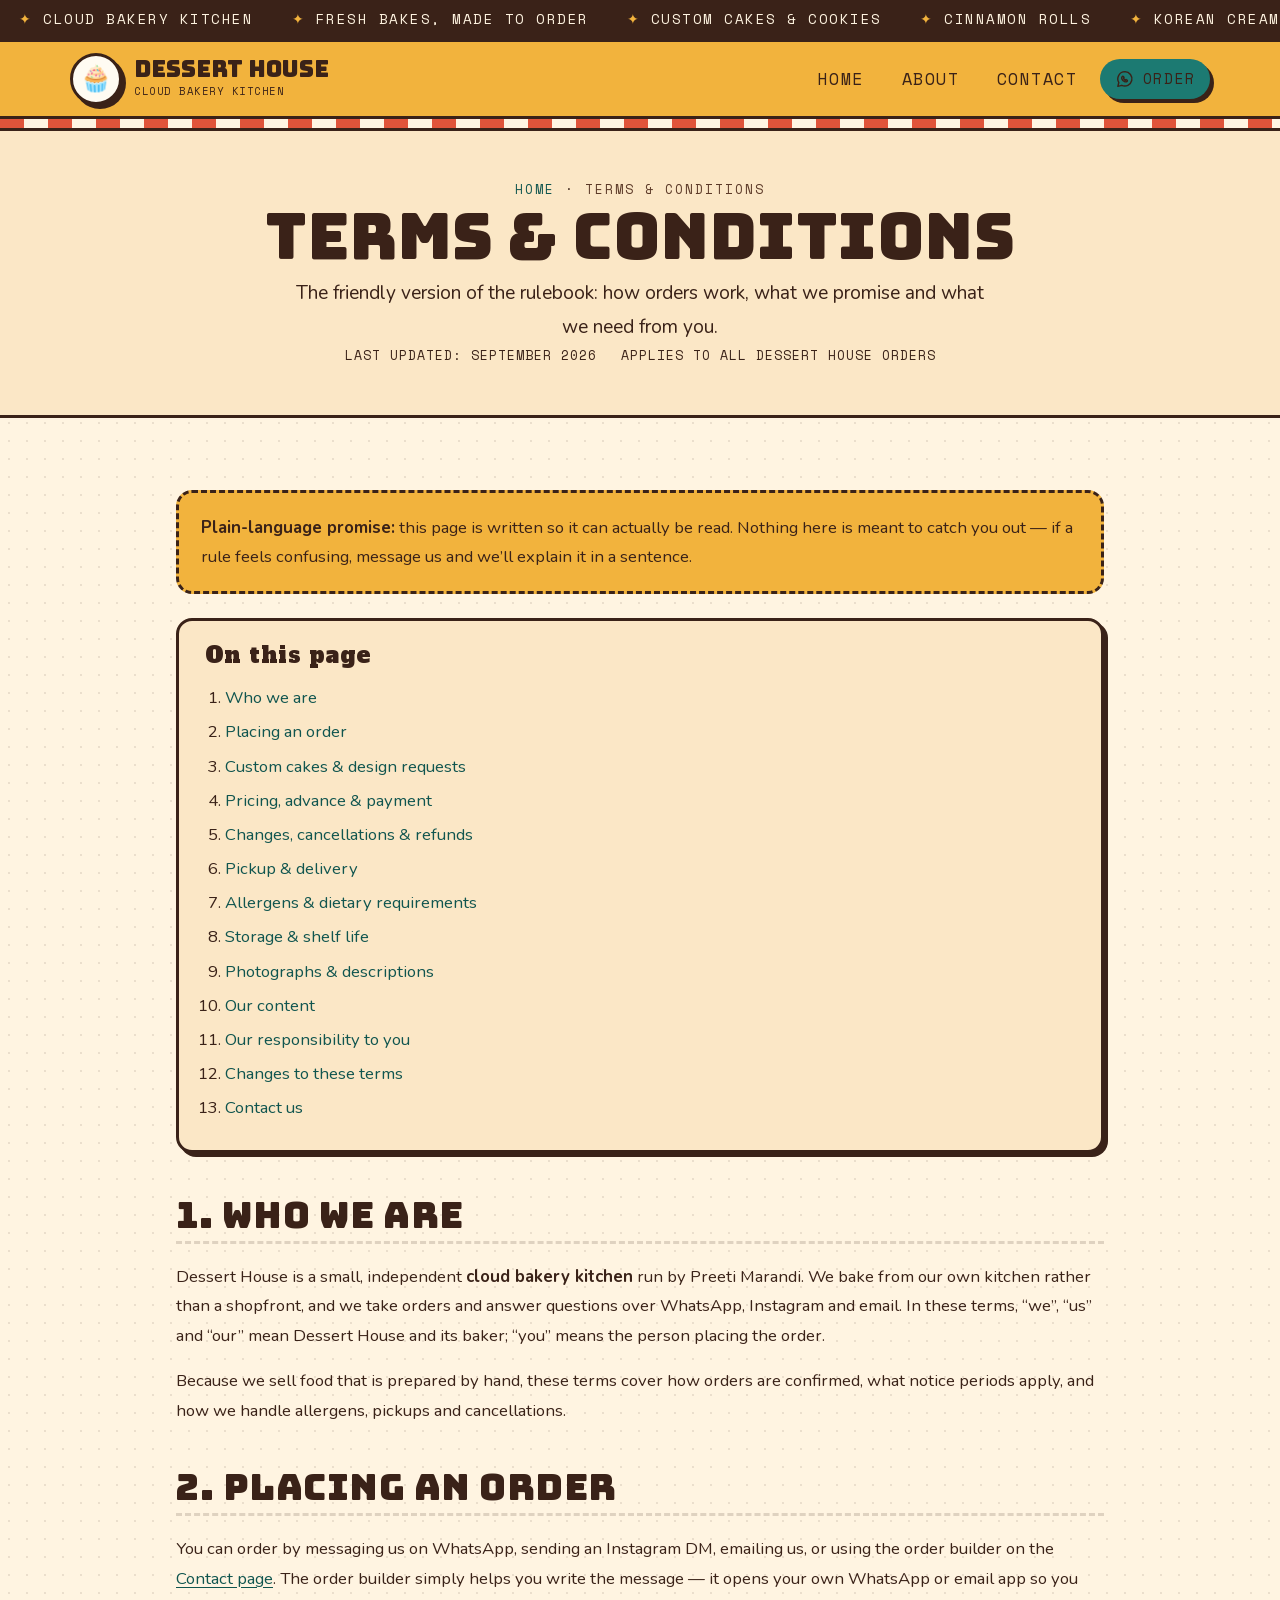
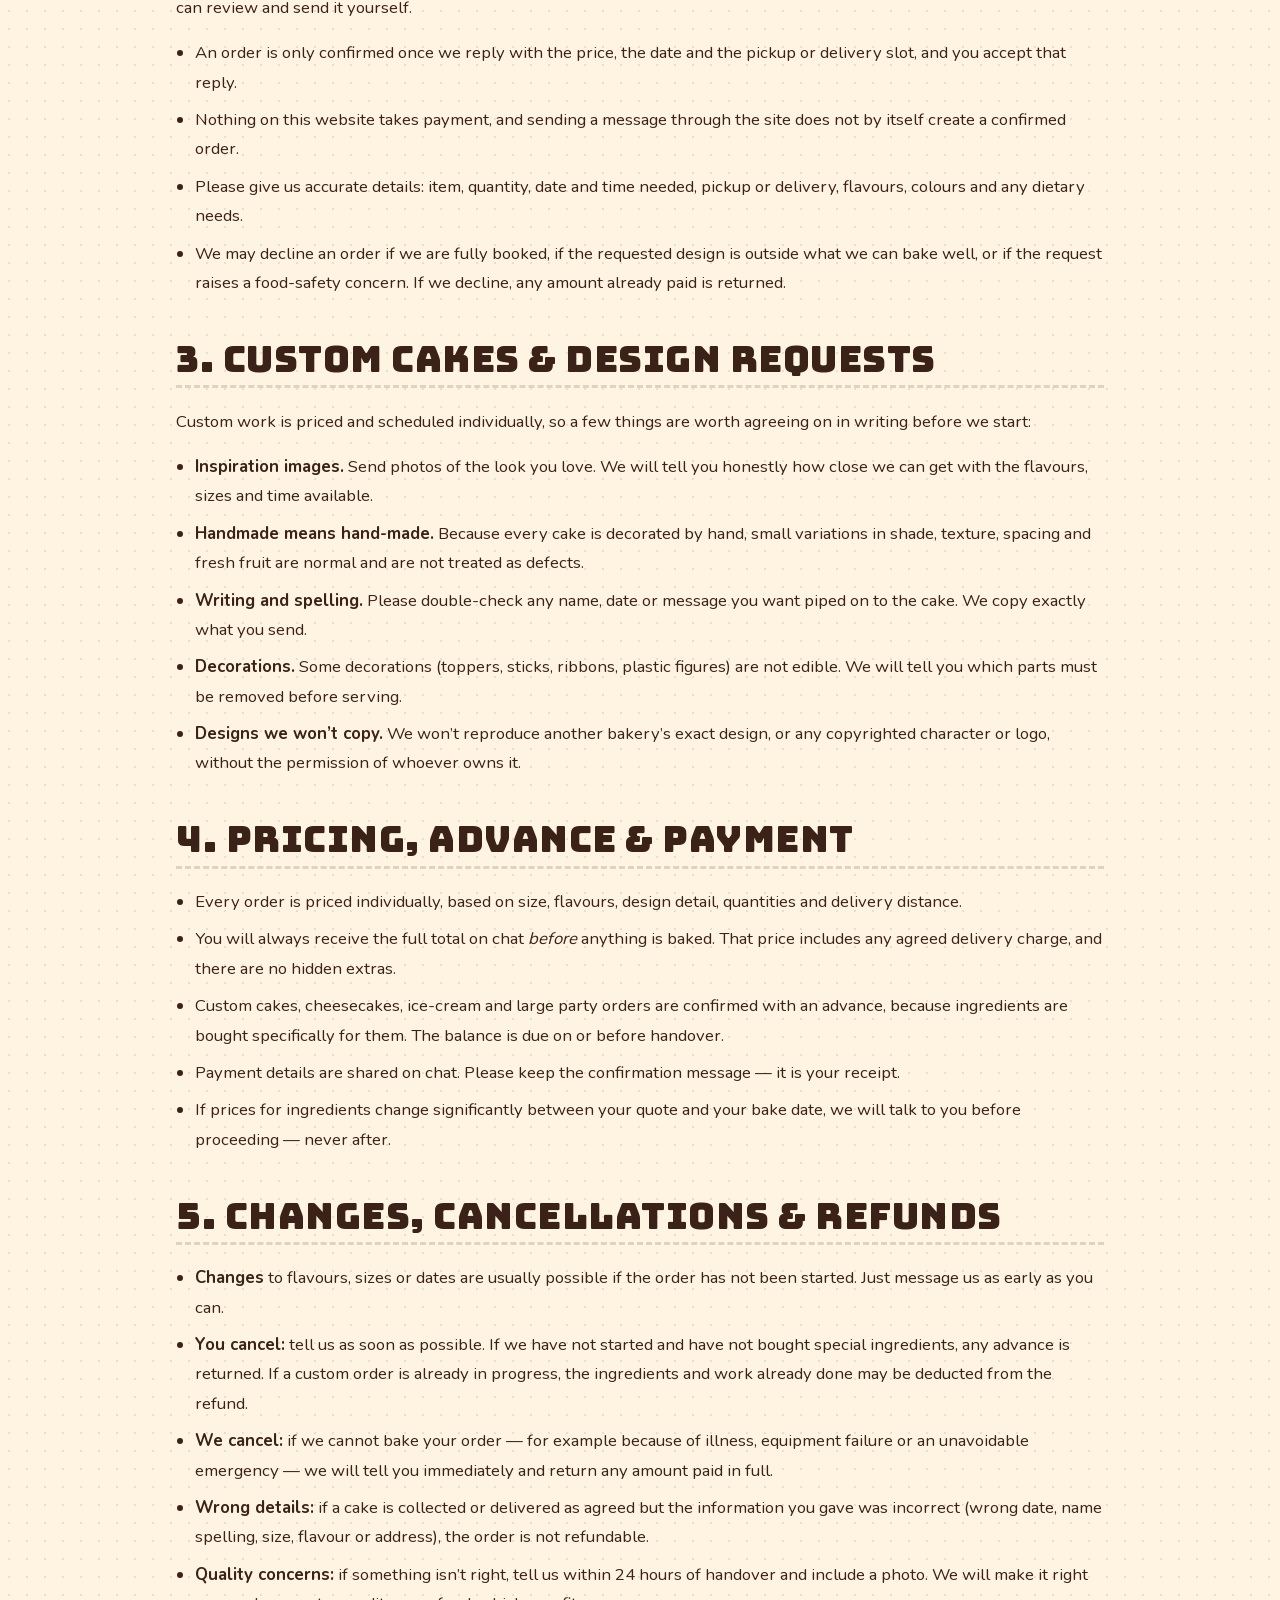
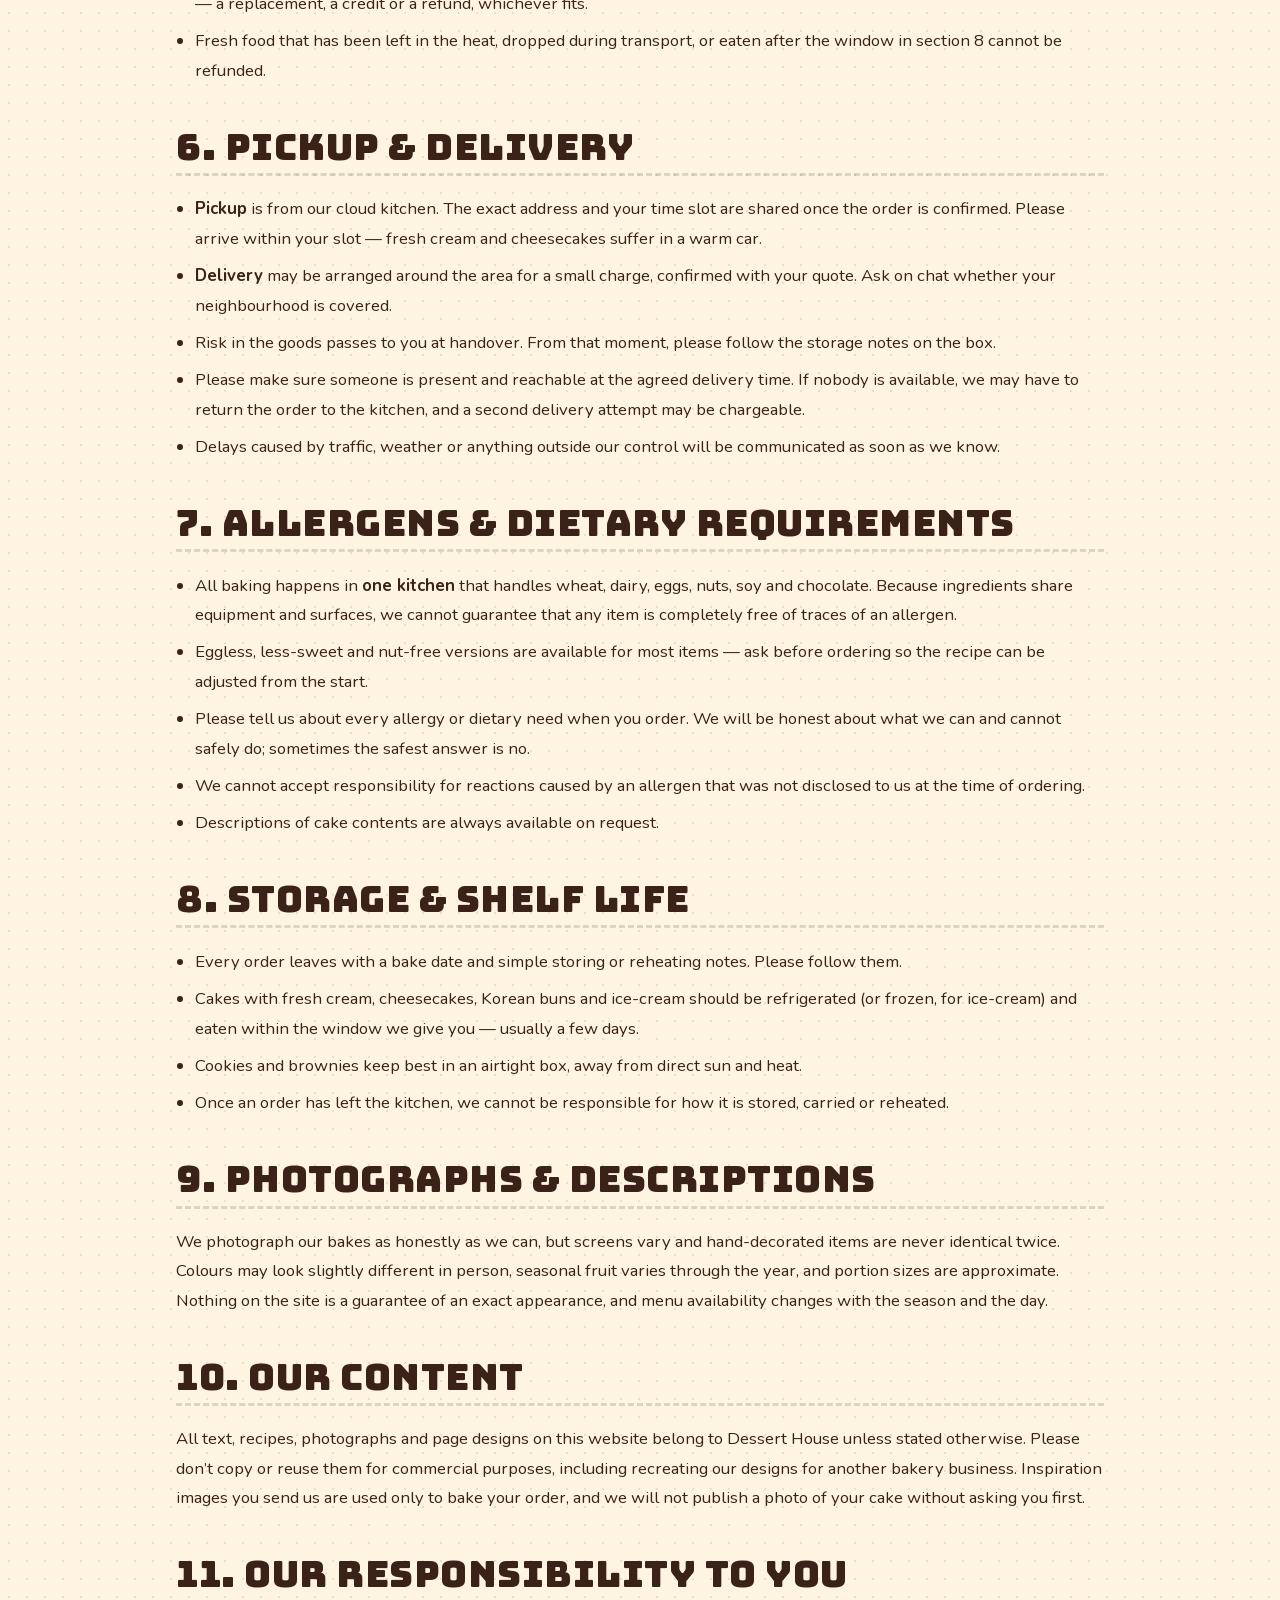
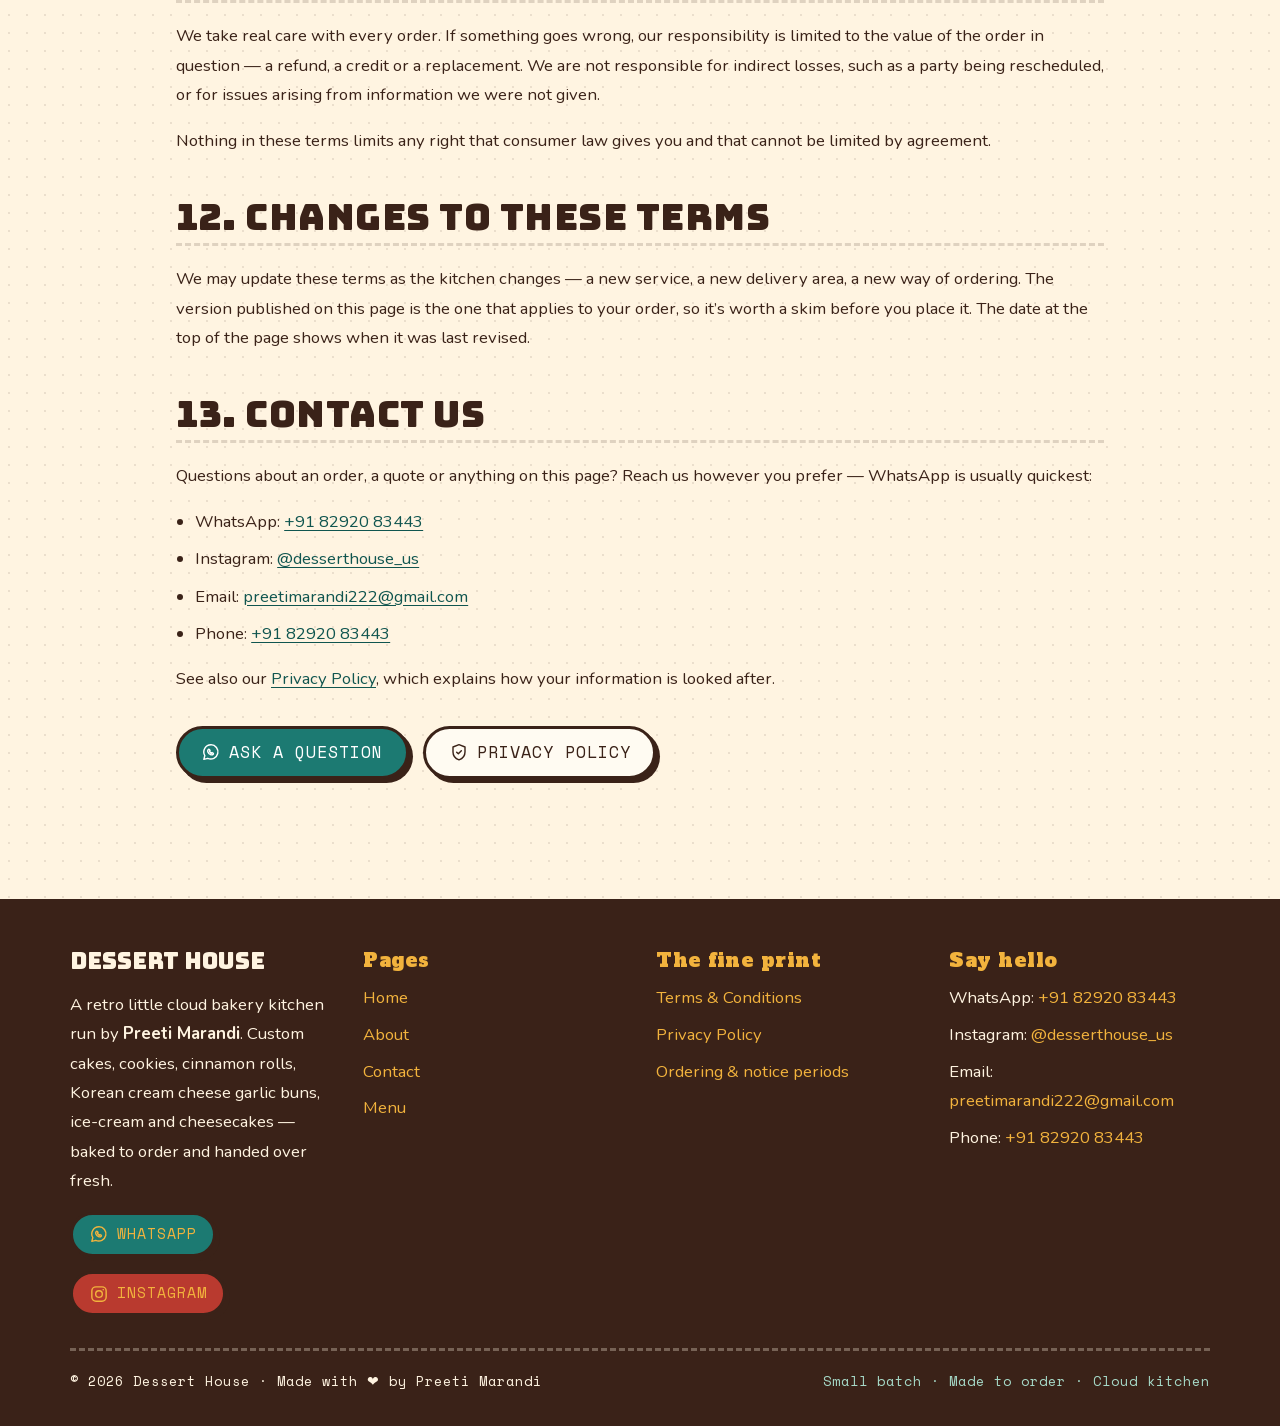
<file: terms.html>
<!DOCTYPE html>
<html lang="en">
<head>
    <meta charset="UTF-8">
    <meta name="viewport" content="width=device-width, initial-scale=1.0">
    <meta name="description" content="Terms and conditions for ordering from Dessert House, a cloud bakery kitchen by Preeti Marandi — orders, custom cakes, pricing, pickups, cancellations and allergens.">
    <meta name="author" content="Preeti Marandi">
    <meta name="theme-color" content="#3a2218">
    <meta name="robots" content="index, follow">
    <link rel="canonical" href="https://preetimarandi.github.io/desserthouse/terms.html">

    <!-- Link previews. Facebook, X, WhatsApp, LinkedIn and iMessage all read
         these when someone pastes a link into a post or a message. -->
    <meta property="og:type" content="website">
    <meta property="og:site_name" content="Dessert House">
    <meta property="og:locale" content="en_US">
    <meta property="og:url" content="https://preetimarandi.github.io/desserthouse/terms.html">
    <meta property="og:title" content="Terms &amp; Conditions | Dessert House">
    <meta property="og:description" content="Terms and conditions for ordering from Dessert House, a cloud bakery kitchen by Preeti Marandi — orders, custom cakes, pricing, pickups, cancellations and allergens.">
    <meta property="og:image" content="https://preetimarandi.github.io/desserthouse/asset/og/og-legal.jpg">
    <meta property="og:image:type" content="image/jpeg">
    <meta property="og:image:width" content="1200">
    <meta property="og:image:height" content="630">
    <meta property="og:image:alt" content="Dessert House — Terms and Privacy. Cinnamon rolls and pastries on a white surface beside the Dessert House logo.">

    <!-- X has its own tag set. It does fall back to the og: values, but being
         explicit is what pins the card to summary_large_image. -->
    <meta name="twitter:card" content="summary_large_image">
    <meta name="twitter:title" content="Terms &amp; Conditions | Dessert House">
    <meta name="twitter:description" content="Terms and conditions for ordering from Dessert House, a cloud bakery kitchen by Preeti Marandi — orders, custom cakes, pricing, pickups, cancellations and allergens.">
    <meta name="twitter:image" content="https://preetimarandi.github.io/desserthouse/asset/og/og-legal.jpg">
    <meta name="twitter:image:alt" content="Dessert House — Terms and Privacy. Cinnamon rolls and pastries on a white surface beside the Dessert House logo.">
    <title>Terms &amp; Conditions | Dessert House</title>
    <link rel="icon" href="data:image/svg+xml,<svg xmlns='http://www.w3.org/2000/svg' viewBox='0 0 32 32'><text y='26' font-size='26'>%F0%9F%A7%81</text></svg>">
    <link rel="stylesheet" href="css/style.css">

    <link rel="apple-touch-icon" sizes="180x180" href="favicon/apple-touch-icon.png">
    <link rel="icon" type="image/png" sizes="32x32" href="favicon/favicon-32x32.png">
    <link rel="icon" type="image/png" sizes="16x16" href="favicon/favicon-16x16.png">
    <link rel="manifest" href="favicon/site.webmanifest">
    
</head>
<body class="page-terms">

<a class="skip-link" href="#main">Skip to content</a>

<!-- Retro SVG icon sprite, referenced with <use href="#i-name"> -->
<svg class="sprite" aria-hidden="true" focusable="false">
    <symbol id="i-terms" viewBox="0 0 24 24"><path d="M6.4 3.4h7.4l4.2 4.2v13H6.4z"/><path d="M13.6 3.8v4.2h4.2"/><path d="M9.2 13h6M9.2 16.6h4"/></symbol>
    <symbol id="i-privacy" viewBox="0 0 24 24"><path d="M12 3.2l7.2 2.8v6c0 4.4-3 8-7.2 9.4-4.2-1.4-7.2-5-7.2-9.4v-6z"/><path d="m9.2 12.2 2 2 3.6-3.8"/></symbol>
    <symbol id="i-wa" viewBox="0 0 24 24"><path d="M12 3.2a8.6 8.6 0 0 0-7.4 13l-1.2 4.6 4.7-1.2A8.6 8.6 0 1 0 12 3.2Z"/><path d="M9 8.9c.4-.5 1.1 0 1.4.5l.5.9-.8.7c.5 1.1 1.4 2 2.5 2.5l.7-.8.9.5c.6.3 1 .9.5 1.4-.6.7-1.7 1-2.8.7-1.7-.5-3.2-2-3.8-3.7-.3-1.1 0-2.2.9-2.7Z"/></symbol>
    <symbol id="i-ig" viewBox="0 0 24 24"><rect x="3.4" y="3.4" width="17.2" height="17.2" rx="5"/><circle cx="12" cy="12" r="4"/><circle cx="17.1" cy="6.9" r="1" fill="currentColor" stroke="none"/></symbol>
    <symbol id="i-mail" viewBox="0 0 24 24"><rect x="3" y="5.2" width="18" height="13.6" rx="2.4"/><path d="m3.8 6.6 8.2 5.8 8.2-5.8"/></symbol>
    <symbol id="i-phone" viewBox="0 0 24 24"><path d="M7.4 3.6h3l1.4 3.6-2 1.4a11 11 0 0 0 5.6 5.6l1.4-2 3.6 1.4v3c0 1.2-1 2.2-2.2 2.1C11.6 18.7 5.3 12.4 5.3 5.8c0-1.2.9-2.2 2.1-2.2Z"/></symbol>
    <symbol id="i-bag" viewBox="0 0 24 24"><path d="M6.2 8.4h11.6l1 11.2H5.2z"/><path d="M9.2 8.4V7a2.8 2.8 0 0 1 5.6 0v1.4"/></symbol>
</svg>

<div class="ticker" aria-hidden="true">
    <div class="ticker__row">
        <span>Cloud bakery kitchen</span><span>Fresh bakes, made to order</span><span>Custom cakes &amp; cookies</span><span>Cinnamon rolls</span><span>Korean cream cheese garlic buns</span><span>Ice-cream &amp; cheesecake</span><span>Order on WhatsApp</span>
        <span>Cloud bakery kitchen</span><span>Fresh bakes, made to order</span><span>Custom cakes &amp; cookies</span><span>Cinnamon rolls</span><span>Korean cream cheese garlic buns</span><span>Ice-cream &amp; cheesecake</span><span>Order on WhatsApp</span>
    </div>
</div>

<header class="site-header">
    <div class="wrap header-inner">
        <a class="brand" href="index.html">
            <span class="brand__mark" aria-hidden="true">&#129473;</span>
            <span class="brand__text">
                <span class="brand__name">Dessert House</span>
                <span class="brand__sub">Cloud Bakery Kitchen</span>
            </span>
        </a>

        <nav class="site-nav" aria-label="Main navigation">
            <a href="index.html" data-page>Home</a>
            <a href="about.html" data-page>About</a>
            <a href="contact.html" data-page>Contact</a>
            <a class="btn btn--wa btn--sm" href="contact.html" data-contact="whatsapp">
                <svg class="icon" aria-hidden="true"><use href="#i-wa"/></svg>Order
            </a>
        </nav>

        <button class="nav-toggle" type="button" data-nav-toggle aria-expanded="false" aria-controls="mobile-menu" aria-label="Open menu">
            <span></span>
        </button>
    </div>

    <nav class="mobile-menu" id="mobile-menu" data-mobile-menu aria-label="Menu">
        <div class="wrap">
            <ul>
                <li><a href="index.html" data-page>Home <span aria-hidden="true">&#8594;</span></a></li>
                <li><a href="about.html" data-page>About <span aria-hidden="true">&#8594;</span></a></li>
                <li><a href="contact.html" data-page>Contact <span aria-hidden="true">&#8594;</span></a></li>
                <li><a href="terms.html" data-page>Terms &amp; Conditions <span aria-hidden="true">&#8594;</span></a></li>
                <li><a href="privacy.html" data-page>Privacy Policy <span aria-hidden="true">&#8594;</span></a></li>
            </ul>
            <a class="btn btn--wa btn--block" href="contact.html" data-contact="whatsapp">
                <svg class="icon" aria-hidden="true"><use href="#i-wa"/></svg>Order on WhatsApp
            </a>
        </div>
    </nav>
</header>

<main id="main">

    <section class="page-hero">
        <div class="wrap">
            <p class="breadcrumb"><a href="index.html">Home</a> &middot; <span>Terms &amp; Conditions</span></p>
            <h1>Terms &amp; Conditions</h1>
            <p class="lead">The friendly version of the rulebook: how orders work, what we promise and what we need from you.</p>
            <p class="meta-strip">
                <span>Last updated: September 2026</span>
                <span>Applies to all Dessert House orders</span>
            </p>
        </div>
    </section>

    <section class="section">
        <div class="wrap prose">
            <div class="note note--mustard reveal">
                <p><strong>Plain-language promise:</strong> this page is written so it can actually be read. Nothing here is meant to
                   catch you out &mdash; if a rule feels confusing, message us and we&rsquo;ll explain it in a sentence.</p>
            </div>

            <nav class="toc reveal" aria-label="On this page" style="margin-top:1.5rem;">
                <h2>On this page</h2>
                <ol>
                    <li><a href="#who-we-are">Who we are</a></li>
                    <li><a href="#placing-orders">Placing an order</a></li>
                    <li><a href="#custom-cakes">Custom cakes &amp; design requests</a></li>
                    <li><a href="#pricing">Pricing, advance &amp; payment</a></li>
                    <li><a href="#changes">Changes, cancellations &amp; refunds</a></li>
                    <li><a href="#pickup-delivery">Pickup &amp; delivery</a></li>
                    <li><a href="#allergens">Allergens &amp; dietary requirements</a></li>
                    <li><a href="#storage">Storage &amp; shelf life</a></li>
                    <li><a href="#photos">Photographs &amp; descriptions</a></li>
                    <li><a href="#content">Our content</a></li>
                    <li><a href="#liability">Our responsibility to you</a></li>
                    <li><a href="#changes-to-terms">Changes to these terms</a></li>
                    <li><a href="#contact">Contact us</a></li>
                </ol>
            </nav>

            <h2 id="who-we-are">1. Who we are</h2>
            <p>Dessert House is a small, independent <strong>cloud bakery kitchen</strong> run by Preeti Marandi. We bake from our
               own kitchen rather than a shopfront, and we take orders and answer questions over WhatsApp, Instagram and email.
               In these terms, &ldquo;we&rdquo;, &ldquo;us&rdquo; and &ldquo;our&rdquo; mean Dessert House and its baker; &ldquo;you&rdquo; means the person
               placing the order.</p>
            <p>Because we sell food that is prepared by hand, these terms cover how orders are confirmed, what notice periods
               apply, and how we handle allergens, pickups and cancellations.</p>

            <h2 id="placing-orders">2. Placing an order</h2>
            <p>You can order by messaging us on WhatsApp, sending an Instagram DM, emailing us, or using the order builder on the
               <a href="contact.html">Contact page</a>. The order builder simply helps you write the message &mdash; it opens your
               own WhatsApp or email app so you can review and send it yourself.</p>
            <ul>
                <li>An order is only confirmed once we reply with the price, the date and the pickup or delivery slot, and you
                    accept that reply.</li>
                <li>Nothing on this website takes payment, and sending a message through the site does not by itself create a
                    confirmed order.</li>
                <li>Please give us accurate details: item, quantity, date and time needed, pickup or delivery, flavours, colours
                    and any dietary needs.</li>
                <li>We may decline an order if we are fully booked, if the requested design is outside what we can bake well, or
                    if the request raises a food-safety concern. If we decline, any amount already paid is returned.</li>
            </ul>

            <h2 id="custom-cakes">3. Custom cakes &amp; design requests</h2>
            <p>Custom work is priced and scheduled individually, so a few things are worth agreeing on in writing before we start:</p>
            <ul>
                <li><strong>Inspiration images.</strong> Send photos of the look you love. We will tell you honestly how close we
                    can get with the flavours, sizes and time available.</li>
                <li><strong>Handmade means hand-made.</strong> Because every cake is decorated by hand, small variations in shade,
                    texture, spacing and fresh fruit are normal and are not treated as defects.</li>
                <li><strong>Writing and spelling.</strong> Please double-check any name, date or message you want piped on to the
                    cake. We copy exactly what you send.</li>
                <li><strong>Decorations.</strong> Some decorations (toppers, sticks, ribbons, plastic figures) are not edible. We
                    will tell you which parts must be removed before serving.</li>
                <li><strong>Designs we won&rsquo;t copy.</strong> We won&rsquo;t reproduce another bakery&rsquo;s exact design, or any
                    copyrighted character or logo, without the permission of whoever owns it.</li>
            </ul>

            <h2 id="pricing">4. Pricing, advance &amp; payment</h2>
            <ul>
                <li>Every order is priced individually, based on size, flavours, design detail, quantities and delivery distance.</li>
                <li>You will always receive the full total on chat <em>before</em> anything is baked. That price includes any
                    agreed delivery charge, and there are no hidden extras.</li>
                <li>Custom cakes, cheesecakes, ice-cream and large party orders are confirmed with an advance, because ingredients
                    are bought specifically for them. The balance is due on or before handover.</li>
                <li>Payment details are shared on chat. Please keep the confirmation message &mdash; it is your receipt.</li>
                <li>If prices for ingredients change significantly between your quote and your bake date, we will talk to you before
                    proceeding &mdash; never after.</li>
            </ul>

            <h2 id="changes">5. Changes, cancellations &amp; refunds</h2>
            <ul>
                <li><strong>Changes</strong> to flavours, sizes or dates are usually possible if the order has not been started. Just
                    message us as early as you can.</li>
                <li><strong>You cancel:</strong> tell us as soon as possible. If we have not started and have not bought special
                    ingredients, any advance is returned. If a custom order is already in progress, the ingredients and
                    work already done may be deducted from the refund.</li>
                <li><strong>We cancel:</strong> if we cannot bake your order &mdash; for example because of illness, equipment failure or
                    an unavoidable emergency &mdash; we will tell you immediately and return any amount paid in full.</li>
                <li><strong>Wrong details:</strong> if a cake is collected or delivered as agreed but the information you gave was
                    incorrect (wrong date, name spelling, size, flavour or address), the order is not refundable.</li>
                <li><strong>Quality concerns:</strong> if something isn&rsquo;t right, tell us within 24 hours of handover and include a
                    photo. We will make it right &mdash; a replacement, a credit or a refund, whichever fits.</li>
                <li>Fresh food that has been left in the heat, dropped during transport, or eaten after the window in section 8
                    cannot be refunded.</li>
            </ul>

            <h2 id="pickup-delivery">6. Pickup &amp; delivery</h2>
            <ul>
                <li><strong>Pickup</strong> is from our cloud kitchen. The exact address and your time slot are shared once the
                    order is confirmed. Please arrive within your slot &mdash; fresh cream and cheesecakes suffer in a warm car.</li>
                <li><strong>Delivery</strong> may be arranged around the area for a small charge, confirmed with your quote. Ask on
                    chat whether your neighbourhood is covered.</li>
                <li>Risk in the goods passes to you at handover. From that moment, please follow the storage notes on the box.</li>
                <li>Please make sure someone is present and reachable at the agreed delivery time. If nobody is available, we may
                    have to return the order to the kitchen, and a second delivery attempt may be chargeable.</li>
                <li>Delays caused by traffic, weather or anything outside our control will be communicated as soon as we know.</li>
            </ul>

            <h2 id="allergens">7. Allergens &amp; dietary requirements</h2>
            <ul>
                <li>All baking happens in <strong>one kitchen</strong> that handles wheat, dairy, eggs, nuts, soy and chocolate.
                    Because ingredients share equipment and surfaces, we cannot guarantee that any item is completely free of
                    traces of an allergen.</li>
                <li>Eggless, less-sweet and nut-free versions are available for most items &mdash; ask before ordering so the recipe
                    can be adjusted from the start.</li>
                <li>Please tell us about every allergy or dietary need when you order. We will be honest about what we can and
                    cannot safely do; sometimes the safest answer is no.</li>
                <li>We cannot accept responsibility for reactions caused by an allergen that was not disclosed to us at the time
                    of ordering.</li>
                <li>Descriptions of cake contents are always available on request.</li>
            </ul>

            <h2 id="storage">8. Storage &amp; shelf life</h2>
            <ul>
                <li>Every order leaves with a bake date and simple storing or reheating notes. Please follow them.</li>
                <li>Cakes with fresh cream, cheesecakes, Korean buns and ice-cream should be refrigerated (or frozen, for
                    ice-cream) and eaten within the window we give you &mdash; usually a few days.</li>
                <li>Cookies and brownies keep best in an airtight box, away from direct sun and heat.</li>
                <li>Once an order has left the kitchen, we cannot be responsible for how it is stored, carried or reheated.</li>
            </ul>

            <h2 id="photos">9. Photographs &amp; descriptions</h2>
            <p>We photograph our bakes as honestly as we can, but screens vary and hand-decorated items are never identical twice.
               Colours may look slightly different in person, seasonal fruit varies through the year, and portion sizes are
               approximate. Nothing on the site is a guarantee of an exact appearance, and menu availability changes with the
               season and the day.</p>

            <h2 id="content">10. Our content</h2>
            <p>All text, recipes, photographs and page designs on this website belong to Dessert House unless stated otherwise.
               Please don&rsquo;t copy or reuse them for commercial purposes, including recreating our designs for another bakery
               business. Inspiration images you send us are used only to bake your order, and we will not publish a photo of your
               cake without asking you first.</p>

            <h2 id="liability">11. Our responsibility to you</h2>
            <p>We take real care with every order. If something goes wrong, our responsibility is limited to the value of the order
               in question &mdash; a refund, a credit or a replacement. We are not responsible for indirect losses, such as a party
               being rescheduled, or for issues arising from information we were not given.</p>
            <p>Nothing in these terms limits any right that consumer law gives you and that cannot be limited by agreement.</p>

            <h2 id="changes-to-terms">12. Changes to these terms</h2>
            <p>We may update these terms as the kitchen changes &mdash; a new service, a new delivery area, a new way of ordering.
               The version published on this page is the one that applies to your order, so it&rsquo;s worth a skim before you place
               it. The date at the top of the page shows when it was last revised.</p>

            <h2 id="contact">13. Contact us</h2>
            <p>Questions about an order, a quote or anything on this page? Reach us however you prefer &mdash; WhatsApp is usually
               quickest:</p>
            <ul>
                <li>WhatsApp: <a href="contact.html" data-contact="whatsapp"><span data-contact-slot="whatsapp">the bakery</span></a></li>
                <li>Instagram: <a href="contact.html" data-contact="instagram"><span data-contact-slot="instagram">@desserthouse_us</span></a></li>
                <li>Email: <a href="contact.html" data-contact="email"><span data-contact-slot="email">preetimarandi222@gmail.com</span></a></li>
                <li>Phone: <a href="contact.html" data-contact="phone"><span data-contact-slot="phone">the bakery</span></a></li>
            </ul>
            <p>See also our <a href="privacy.html">Privacy Policy</a>, which explains how your information is looked after.</p>

            <div class="btn-row" style="margin-top:2rem;">
                <a class="btn btn--wa" href="contact.html" data-contact="whatsapp">
                    <svg class="icon" aria-hidden="true"><use href="#i-wa"/></svg>Ask a question
                </a>
                <a class="btn btn--ghost" href="privacy.html">
                    <svg class="icon" aria-hidden="true"><use href="#i-privacy"/></svg>Privacy Policy
                </a>
            </div>
        </div>
    </section>

</main>

<button class="bag-fab" type="button" data-bag-open hidden>
    <svg class="icon" aria-hidden="true"><use href="#i-bag"/></svg>
    Order bag <span class="bag-fab__count" data-bag-count>0</span>
</button>

<div class="bag-backdrop" data-bag-backdrop></div>

<aside class="bag-drawer" data-bag-drawer aria-label="Your order bag">
    <div class="bag-drawer__head">
        <h2>Your order bag</h2>
        <button class="bag-close" type="button" data-bag-close aria-label="Close order bag">&#10005;</button>
    </div>

    <div class="bag-drawer__body">
        <ul class="bag-list" data-bag-list></ul>

        <div class="field">
            <label for="bag-name">Your name</label>
            <input id="bag-name" type="text" data-bag-name placeholder="e.g. Riya" autocomplete="name">
        </div>

        <div class="field">
            <label for="bag-notes">Date needed &amp; notes</label>
            <textarea id="bag-notes" data-bag-notes placeholder="Saturday evening, eggless if possible, name on the cake..."></textarea>
        </div>
    </div>

    <div class="bag-drawer__foot">
        <div class="btn-row" style="align-items:center;">
            <button class="btn btn--wa" type="button" data-bag-send>
                <svg class="icon" aria-hidden="true"><use href="#i-wa"/></svg>Send on WhatsApp
            </button>
            <button class="btn btn--ghost btn--sm" type="button" data-bag-clear>Clear bag</button>
        </div>
        <p class="field__hint" style="margin:.6rem 0 0;">Nothing is charged here &mdash; your message opens in WhatsApp and you can edit it before sending.</p>
    </div>
</aside>

<footer class="site-footer">
    <div class="wrap">
        <div class="footer-grid">
            <div>
                <p class="brand__name">Dessert House</p>
                <p>A retro little cloud bakery kitchen run by <strong>Preeti Marandi</strong>. Custom cakes, cookies,
                   cinnamon rolls, Korean cream cheese garlic buns, ice-cream and cheesecakes &mdash; baked to order and
                   handed over fresh.</p>
                <div class="btn-row">
                    <a class="btn btn--sm btn--wa" href="contact.html" data-contact="whatsapp">
                        <svg class="icon" aria-hidden="true"><use href="#i-wa"/></svg>WhatsApp
                    </a>
                    <a class="btn btn--sm btn--ig" href="contact.html" data-contact="instagram">
                        <svg class="icon" aria-hidden="true"><use href="#i-ig"/></svg>Instagram
                    </a>
                </div>
            </div>

            <div>
                <h3>Pages</h3>
                <ul>
                    <li><a href="index.html" data-page>Home</a></li>
                    <li><a href="about.html" data-page>About</a></li>
                    <li><a href="contact.html" data-page>Contact</a></li>
                    <li><a href="index.html#menu">Menu</a></li>
                </ul>
            </div>

            <div>
                <h3>The fine print</h3>
                <ul>
                    <li><a href="terms.html" data-page>Terms &amp; Conditions</a></li>
                    <li><a href="privacy.html" data-page>Privacy Policy</a></li>
                    <li><a href="index.html#menu">Ordering &amp; notice periods</a></li>
                </ul>
            </div>

            <div>
                <h3>Say hello</h3>
                <ul>
                    <li>WhatsApp: <a href="contact.html" data-contact="whatsapp"><span data-contact-slot="whatsapp">the bakery</span></a></li>
                    <li>Instagram: <a href="contact.html" data-contact="instagram"><span data-contact-slot="instagram">@desserthouse_us</span></a></li>
                    <li>Email: <a href="contact.html" data-contact="email"><span data-contact-slot="email">preetimarandi222@gmail.com</span></a></li>
                    <li>Phone: <a href="contact.html" data-contact="phone"><span data-contact-slot="phone">the bakery</span></a></li>
                </ul>
            </div>
        </div>

        <div class="footer-bottom">
            <span>&copy; <span data-year>2026</span> Dessert House &middot; Made with &#10084; by Preeti Marandi</span>
            <span class="footer-tagline">Small batch &middot; Made to order &middot; Cloud kitchen</span>
        </div>
    </div>
</footer>

<script src="js/main.js"></script>
</body>
</html>
</file>
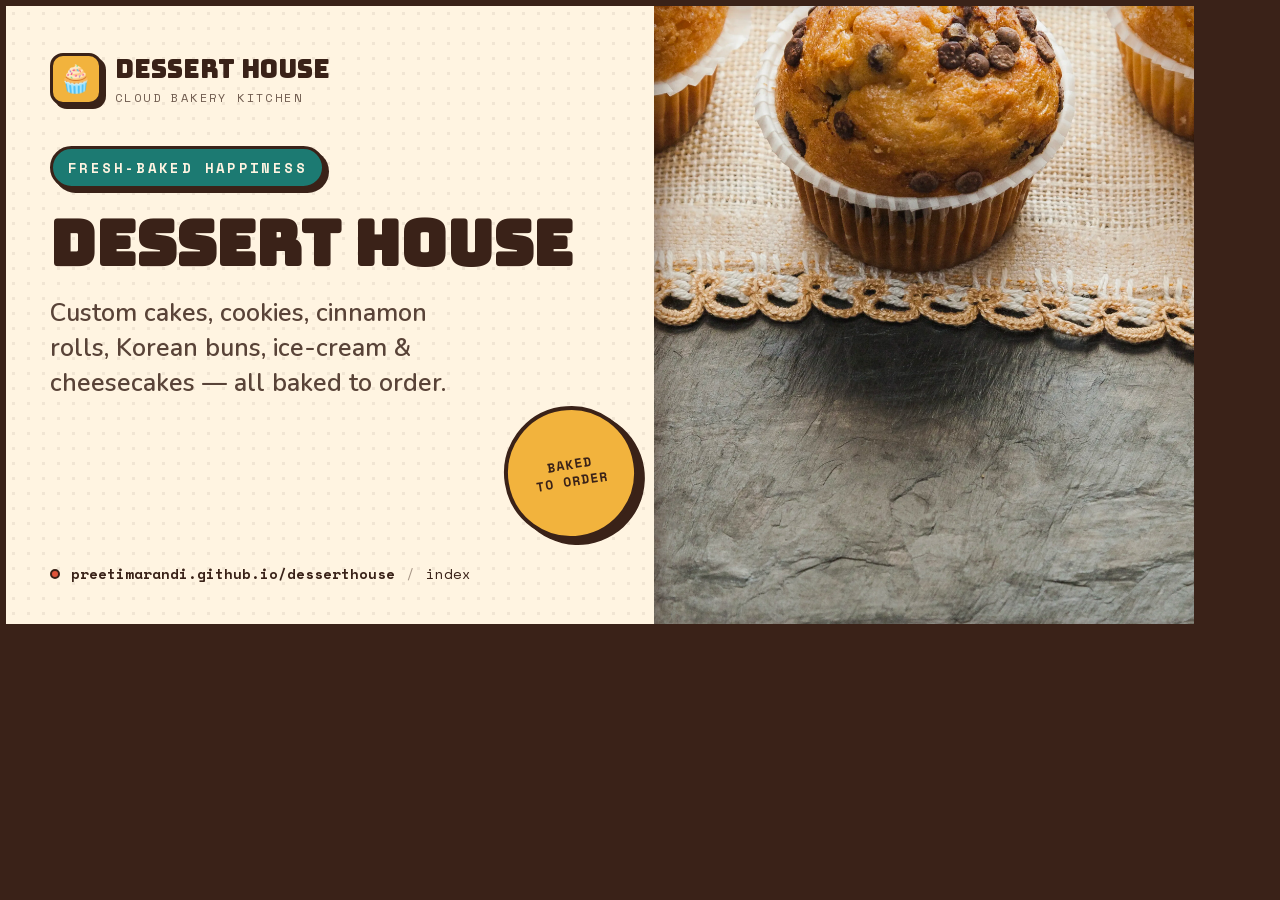
<file: tools/og-template.html>
<!DOCTYPE html>
<html lang="en">
<head>
<meta charset="UTF-8">
<title>OG card template</title>
<!--
  Social-preview card template for Dessert House.

  Rendered at exactly 1200x630 (the Open Graph "large" size every platform
  understands) and screenshotted to JPEG by tools/make_og_images.js. It links
  the site's real webfonts and reuses the css/style.css palette, so the preview
  card is the same brand as the page it links to.

  The variant is chosen by the ?v= query string -- see VARIANTS in
  tools/make_og_images.js. This file is never served to visitors.
-->
<style>
    @font-face { font-family: 'Bungee';        src: url('../fonts/bungee-400-latin.woff2') format('woff2'); font-weight: 400; font-display: block; }
    @font-face { font-family: 'Alfa Slab One'; src: url('../fonts/alfa-slab-one-400-latin.woff2') format('woff2'); font-weight: 400; font-display: block; }
    @font-face { font-family: 'Nunito';        src: url('../fonts/nunito-var-latin.woff2') format('woff2'); font-weight: 400 700; font-display: block; }
    @font-face { font-family: 'Space Mono';    src: url('../fonts/space-mono-400-latin.woff2') format('woff2'); font-weight: 400; font-display: block; }
    @font-face { font-family: 'Space Mono';    src: url('../fonts/space-mono-700-latin.woff2') format('woff2'); font-weight: 700; font-display: block; }

    :root {
        --cream: #fff4e1; --choco: #3a2218; --mustard: #f2b33d;
        --tomato: #e0543a; --teal: #1c7a72; --mint: #a6d9c7;
    }

    * { margin: 0; padding: 0; box-sizing: border-box; }

    html, body {
        width: 1200px; height: 630px; overflow: hidden;
        background: var(--choco);
        font-family: 'Nunito', system-ui, sans-serif;
        color: var(--choco);
        -webkit-font-smoothing: antialiased;
    }

    .card {
        position: relative;
        width: 1200px; height: 630px;
        display: grid;
        grid-template-columns: 648px 1fr;
        background: var(--cream);
        border: 6px solid var(--choco);
    }

    /* Halftone dot field, the same paper texture the site uses. */
    .panel {
        position: relative;
        padding: 46px 44px 0;
        display: flex; flex-direction: column;
    }
    .panel::before {
        content: ''; position: absolute; inset: 0;
        background-image: radial-gradient(var(--choco) 1.6px, transparent 1.7px);
        background-size: 15px 15px;
        opacity: .07;
        pointer-events: none;
    }
    .panel > * { position: relative; }

    .brand { display: flex; align-items: center; gap: 13px; }
    .brand__mark {
        width: 52px; height: 52px; flex: none;
        display: grid; place-items: center;
        font-size: 27px; line-height: 1;
        background: var(--mustard);
        border: 3px solid var(--choco);
        border-radius: 13px;
        box-shadow: 4px 4px 0 var(--choco);
    }
    .brand__name {
        display: block;
        font-family: 'Bungee', 'Arial Black', sans-serif;
        font-size: 25px;
    }
    .brand__sub {
        display: block; margin-top: 3px;
        font-family: 'Space Mono', monospace;
        font-size: 12px; letter-spacing: .2em; text-transform: uppercase;
        opacity: .72;
    }
    .eyebrow {
        margin-top: 40px;
        display: inline-flex; align-items: center; gap: 9px;
        align-self: flex-start;
        padding: 8px 15px;
        font-family: 'Space Mono', monospace; font-weight: 700;
        font-size: 14px; letter-spacing: .17em; text-transform: uppercase;
        color: var(--cream); background: var(--teal);
        border: 3px solid var(--choco);
        border-radius: 999px;
        box-shadow: 4px 4px 0 var(--choco);
    }

    .title {
        margin-top: 24px;
        font-family: 'Bungee', 'Arial Black', sans-serif;
        font-size: 62px; line-height: 1.02;
        text-wrap: balance;
    }

    .sub {
        margin-top: 20px;
        max-width: 28ch;
        font-size: 25px; line-height: 1.4; font-weight: 600;
        opacity: .84;
    }

    .foot {
        margin-top: auto; margin-bottom: 40px;
        display: flex; align-items: center; gap: 11px;
        font-family: 'Space Mono', monospace;
        font-size: 14px;
    }
    .foot__dot { width: 10px; height: 10px; border-radius: 50%; background: var(--tomato); border: 2px solid var(--choco); }
    .foot__url { font-weight: 700; }
    .foot__sep { opacity: .45; }

    .photo { position: relative; overflow: hidden; background: var(--choco); }
    .photo img {
        width: 100%; height: 100%; object-fit: cover; display: block;
        /* Variant-specific zoom/focus, set from JS (see `pos` + `zoom` below). */
        transform: scale(var(--zoom, 1));
        transform-origin: var(--focus, 50% 50%);
    }
    .photo::after {
        content: ''; position: absolute; inset: 0;
        box-shadow: inset 14px 0 26px -10px rgba(58, 34, 24, .45);
    }

    /* Rotated "sticker" -- the one bit of extra personality. Sat in the
       bottom-right of the panel, straddling the seam into the photo, and
       clear of the .sub column so the two never collide. */
    .sticker {
        position: absolute; left: 498px; bottom: 84px;
        width: 134px; height: 134px;
        display: grid; place-items: center; text-align: center;
        background: var(--mustard);
        border: 4px solid var(--choco);
        border-radius: 50%;
        box-shadow: 6px 6px 0 var(--choco);
        transform: rotate(-9deg);
    }
    .sticker span {
        font-family: 'Space Mono', monospace; font-weight: 700;
        font-size: 13px; line-height: 1.32; letter-spacing: .09em; text-transform: uppercase;
        padding: 0 12px;
    }
</style>
</head>
<body>
<div class="card">
    <div class="panel">
        <div class="brand">
            <span class="brand__mark">&#129473;</span>
            <span>
                <span class="brand__name">Dessert House</span>
                <span class="brand__sub">Cloud Bakery Kitchen</span>
            </span>
        </div>
        <p class="eyebrow" id="eyebrow"></p>
        <h1 class="title" id="title"></h1>
        <p class="sub" id="sub"></p>
        <p class="foot">
            <span class="foot__dot"></span>
            <span class="foot__url">preetimarandi.github.io/desserthouse</span>
            <span class="foot__sep">/</span>
            <span id="slug"></span>
        </p>
    </div>
    <div class="photo"><img id="photo" alt=""></div>
    <div class="sticker" id="sticker" hidden><span id="sticker-text"></span></div>
</div>

<script>
    // The four cards, described in one place. make_og_images.js renders each
    // key in turn and writes the screenshots to asset/og/.
    const VARIANTS = {
        home: {
            slug: 'index',
            eyebrow: 'Fresh-baked happiness',
            title: 'Dessert House',
            sub: 'Custom cakes, cookies, cinnamon rolls, Korean buns, ice-cream &amp; cheesecakes &mdash; all baked to order.',
            photo: 'fresh-baked-muffins-croissants.webp',
            focus: '35% 38%', zoom: 1.55,
            sticker: 'Baked<br>to order'
        },
        about: {
            slug: 'about',
            eyebrow: 'Our story',
            title: 'Preeti Marandi',
            sub: 'One baker, one oven and a whole lot of butter. The retro cloud kitchen behind Dessert House.',
            photo: 'founder.webp',
            focus: '50% 35%', zoom: 1.15,
            sticker: 'Hi,<br>I&rsquo;m Preeti'
        },
        contact: {
            slug: 'contact',
            eyebrow: 'Order on WhatsApp',
            title: 'Let&rsquo;s Bake',
            sub: 'Tell us the treat and the date, and we&rsquo;ll bring it fresh. Custom orders start with one message.',
            photo: 'fresh-baked-muffins-croissants.webp',
            focus: '50% 42%', zoom: 1.25,
            sticker: 'Order<br>on chat'
        },
        legal: {
            slug: 'terms &middot; privacy',
            eyebrow: 'The small print',
            title: 'Terms &amp;<br>Privacy',
            sub: 'Cancellations, allergens, payments and privacy &mdash; written in plain language, not legal fog.',
            photo: 'top-view-delicious-pastry-concept.webp',
            focus: '50% 50%', zoom: 1,
            sticker: 'Plain<br>English'
        }
    };

    const v = VARIANTS[new URLSearchParams(location.search).get('v')] || VARIANTS.home;
    document.getElementById('eyebrow').textContent = v.eyebrow;
    document.getElementById('title').innerHTML = v.title;
    document.getElementById('sub').innerHTML = v.sub;
    document.getElementById('slug').innerHTML = v.slug;

    const img = document.getElementById('photo');
    img.src = '../asset/' + v.photo;
    // The photo column is tall and narrow while the source shots are wide, so
    // `focus` picks the point held still during the zoom and `zoom` decides
    // how far in to push. Without it a 3:2 photo crops to its empty middle.
    img.style.setProperty('--focus', v.focus || '50% 50%');
    img.style.setProperty('--zoom', v.zoom || 1);

    document.getElementById('sticker').hidden = !v.sticker;
    if (v.sticker) document.getElementById('sticker-text').innerHTML = v.sticker;
</script>

</body>
</html>
</file>
<file: css/style.css>
/* =============================================================
   DESSERT HOUSE  —  Retro Cloud Bakery Kitchen
   Plain CSS (no framework). Palette: cream, chocolate,
   mustard, tomato, teal, mint. Hard shadows + halftone dots.
   ============================================================= */

/* ---------- 1. Self-hosted retro typefaces (SIL Open Font License 1.1) ----------
   Bungee        — sign-painter display: the brand, hero and big page titles
   Alfa Slab One — chunky retro slab: section headings
   Nunito        — rounded & highly readable body text (variable 400–700)
   Space Mono    — typewriter accents: eyebrows, buttons, labels, meta
   Latin + Latin-Extended subsets only, so all 14 files stay around 200 KB.   */

@font-face {
    font-family: 'Bungee';
    font-style: normal;
    font-weight: 400;
    font-display: swap;
    src: url('../fonts/bungee-400-latin-ext.woff2') format('woff2');
    unicode-range: U+0100-02BA, U+02BD-02C5, U+02C7-02CC, U+02CE-02D7, U+02DD-02FF, U+0304, U+0308, U+0329, U+1D00-1DBF, U+1E00-1E9F, U+1EF2-1EFF, U+2020, U+20A0-20AB, U+20AD-20C0, U+2113, U+2C60-2C7F, U+A720-A7FF;
}

@font-face {
    font-family: 'Bungee';
    font-style: normal;
    font-weight: 400;
    font-display: swap;
    src: url('../fonts/bungee-400-latin.woff2') format('woff2');
    unicode-range: U+0000-00FF, U+0131, U+0152-0153, U+02BB-02BC, U+02C6, U+02DA, U+02DC, U+0304, U+0308, U+0329, U+2000-206F, U+20AC, U+2122, U+2191, U+2193, U+2212, U+2215, U+FEFF, U+FFFD;
}

@font-face {
    font-family: 'Alfa Slab One';
    font-style: normal;
    font-weight: 400;
    font-display: swap;
    src: url('../fonts/alfa-slab-one-400-latin-ext.woff2') format('woff2');
    unicode-range: U+0100-02BA, U+02BD-02C5, U+02C7-02CC, U+02CE-02D7, U+02DD-02FF, U+0304, U+0308, U+0329, U+1D00-1DBF, U+1E00-1E9F, U+1EF2-1EFF, U+2020, U+20A0-20AB, U+20AD-20C0, U+2113, U+2C60-2C7F, U+A720-A7FF;
}

@font-face {
    font-family: 'Alfa Slab One';
    font-style: normal;
    font-weight: 400;
    font-display: swap;
    src: url('../fonts/alfa-slab-one-400-latin.woff2') format('woff2');
    unicode-range: U+0000-00FF, U+0131, U+0152-0153, U+02BB-02BC, U+02C6, U+02DA, U+02DC, U+0304, U+0308, U+0329, U+2000-206F, U+20AC, U+2122, U+2191, U+2193, U+2212, U+2215, U+FEFF, U+FFFD;
}

@font-face {
    font-family: 'Nunito';
    font-style: normal;
    font-weight: 400 700;
    font-display: swap;
    src: url('../fonts/nunito-var-latin-ext.woff2') format('woff2');
    unicode-range: U+0100-02BA, U+02BD-02C5, U+02C7-02CC, U+02CE-02D7, U+02DD-02FF, U+0304, U+0308, U+0329, U+1D00-1DBF, U+1E00-1E9F, U+1EF2-1EFF, U+2020, U+20A0-20AB, U+20AD-20C0, U+2113, U+2C60-2C7F, U+A720-A7FF;
}

@font-face {
    font-family: 'Nunito';
    font-style: normal;
    font-weight: 400 700;
    font-display: swap;
    src: url('../fonts/nunito-var-latin.woff2') format('woff2');
    unicode-range: U+0000-00FF, U+0131, U+0152-0153, U+02BB-02BC, U+02C6, U+02DA, U+02DC, U+0304, U+0308, U+0329, U+2000-206F, U+20AC, U+2122, U+2191, U+2193, U+2212, U+2215, U+FEFF, U+FFFD;
}

@font-face {
    font-family: 'Space Mono';
    font-style: normal;
    font-weight: 400;
    font-display: swap;
    src: url('../fonts/space-mono-400-latin-ext.woff2') format('woff2');
    unicode-range: U+0100-02BA, U+02BD-02C5, U+02C7-02CC, U+02CE-02D7, U+02DD-02FF, U+0304, U+0308, U+0329, U+1D00-1DBF, U+1E00-1E9F, U+1EF2-1EFF, U+2020, U+20A0-20AB, U+20AD-20C0, U+2113, U+2C60-2C7F, U+A720-A7FF;
}

@font-face {
    font-family: 'Space Mono';
    font-style: normal;
    font-weight: 400;
    font-display: swap;
    src: url('../fonts/space-mono-400-latin.woff2') format('woff2');
    unicode-range: U+0000-00FF, U+0131, U+0152-0153, U+02BB-02BC, U+02C6, U+02DA, U+02DC, U+0304, U+0308, U+0329, U+2000-206F, U+20AC, U+2122, U+2191, U+2193, U+2212, U+2215, U+FEFF, U+FFFD;
}

@font-face {
    font-family: 'Space Mono';
    font-style: normal;
    font-weight: 700;
    font-display: swap;
    src: url('../fonts/space-mono-700-latin-ext.woff2') format('woff2');
    unicode-range: U+0100-02BA, U+02BD-02C5, U+02C7-02CC, U+02CE-02D7, U+02DD-02FF, U+0304, U+0308, U+0329, U+1D00-1DBF, U+1E00-1E9F, U+1EF2-1EFF, U+2020, U+20A0-20AB, U+20AD-20C0, U+2113, U+2C60-2C7F, U+A720-A7FF;
}

@font-face {
    font-family: 'Space Mono';
    font-style: normal;
    font-weight: 700;
    font-display: swap;
    src: url('../fonts/space-mono-700-latin.woff2') format('woff2');
    unicode-range: U+0000-00FF, U+0131, U+0152-0153, U+02BB-02BC, U+02C6, U+02DA, U+02DC, U+0304, U+0308, U+0329, U+2000-206F, U+20AC, U+2122, U+2191, U+2193, U+2212, U+2215, U+FEFF, U+FFFD;
}

/* ---------- 2. Design tokens ---------- */
:root {
    --cream: #fff4e1;
    --cream-2: #fbe7c6;
    --paper: #fffbf2;
    --choco: #3a2218;
    --choco-2: #5c3a28;
    --choco-soft: rgba(58, 34, 24, .16);
    --mustard: #f2b33d;
    --mustard-2: #e09a14;
    --tomato: #e0543a;
    --cherry: #b93a2f;
    --teal: #1c7a72;
    --teal-2: #10554f;
    --mint: #a6d9c7;
    --pink: #f2a9a2;
    --plum: #6b3e5c;

    --ink: var(--choco);
    --line: 3px solid var(--choco);
    --shadow-hard: 6px 6px 0 var(--choco);
    --shadow-hard-sm: 4px 4px 0 var(--choco);
    --shadow-soft: 0 12px 28px rgba(58, 34, 24, .16);
    --radius: 16px;
    --radius-sm: 10px;
    --wrap: 1140px;
    --ease: cubic-bezier(.22, .61, .36, 1);

    --font-display: 'Bungee', 'Arial Black', Impact, sans-serif;
    --font-heading: 'Alfa Slab One', 'Rockwell', Georgia, serif;
    --font-body: 'Nunito', 'Segoe UI', system-ui, -apple-system, sans-serif;
    --font-accent: 'Space Mono', 'SFMono-Regular', 'Courier New', monospace;
}

/* ---------- 3. Reset & base ---------- */
*,
*::before,
*::after { box-sizing: border-box; }

html { -webkit-text-size-adjust: 100%; scroll-behavior: smooth; }

body {
    margin: 0;
    padding: 0;
    font-family: var(--font-body);
    font-size: 1.05rem;
    font-weight: 400;
    line-height: 1.75;
    color: var(--ink);
    background-color: var(--cream);
    background-image: radial-gradient(rgba(58, 34, 24, .10) 1.4px, transparent 1.5px);
    background-size: 18px 18px;
    overflow-x: hidden;
}

/* `height: auto` is important: the <img> elements carry width/height attributes
   for layout stability, and those map to a presentational `height` that would
   otherwise win over the aspect-ratio set in the component rules below. */
img { max-width: 100%; height: auto; display: block; }

[hidden] { display: none !important; }

h1, h2, h3, h4 {
    margin: 0 0 .5em;
    line-height: 1.08;
    font-weight: normal;
    letter-spacing: .5px;
    overflow-wrap: break-word;
    text-wrap: balance;
}

h1, h2 { font-family: var(--font-display); }
h3, h4 { font-family: var(--font-heading); }

p { margin: 0 0 1rem; }

a { color: var(--teal-2); text-underline-offset: 3px; }
a:hover { color: var(--tomato); }

ul, ol { margin: 0 0 1rem; padding-left: 1.2rem; }

strong { font-weight: 700; }

:focus-visible {
    outline: 3px dashed var(--tomato);
    outline-offset: 3px;
}

.skip-link {
    position: absolute;
    left: -9999px;
    top: 0;
    z-index: 999;
    background: var(--mustard);
    color: var(--choco);
    padding: 10px 18px;
    border: var(--line);
    border-radius: 0 0 var(--radius-sm) 0;
}
.skip-link:focus { left: 0; }

/* Inline SVG icon system (see the .sprite block in each page) */
.sprite { display: none; }

.icon {
    width: 24px;
    height: 24px;
    flex: none;
    fill: none;
    stroke: currentColor;
    stroke-width: 1.7;
    stroke-linecap: round;
    stroke-linejoin: round;
}

/* ---------- 4. Layout helpers ---------- */
.wrap {
    width: min(100% - 2.5rem, var(--wrap));
    margin-inline: auto;
}

.section { padding: 4.5rem 0; }
.section--tight { padding: 3rem 0; }
.section--cream { background: var(--cream-2); border-block: var(--line); }
.section--choco { background: var(--choco); color: var(--cream); }
.section--choco a { color: var(--mustard); }

.grid { display: grid; gap: 1.5rem; }
.grid--2 { grid-template-columns: repeat(auto-fit, minmax(280px, 1fr)); }
.grid--3 { grid-template-columns: repeat(auto-fit, minmax(250px, 1fr)); }
.grid--4 { grid-template-columns: repeat(auto-fit, minmax(215px, 1fr)); }

/* `.grid--3` is named for three columns, but auto-fit squeezes a fourth track in
   once the viewport is wide enough (4 x 250px + 3 gaps + wrap padding ~ 1112px).
   That stranded a single card next to three empty tracks in the menu rows and
   left one empty track in the three-card feature row. Cap it at three, so five
   items lay out 3 + 2, six lay out 3 + 3, and three fill the row. Below 1112px
   auto-fit already produces at most three, so this changes nothing there. */
@media (min-width: 1112px) {
    .grid--3 { grid-template-columns: repeat(3, 1fr); }
}

.center { text-align: center; }
.lead { font-size: 1.2rem; }

/* ---------- 5. Section headings & decorations ---------- */
.eyebrow {
    display: inline-block;
    font-family: var(--font-accent);
    font-size: .95rem;
    letter-spacing: 2px;
    text-transform: uppercase;
    background: var(--choco);
    color: var(--cream);
    padding: 4px 14px;
    border-radius: 999px;
    margin-bottom: .8rem;
}

.section-head { max-width: 46rem; margin: 0 auto 2.6rem; text-align: center; }
.section-head h2 { font-size: clamp(2.2rem, 6vw, 3.4rem); }
.section-head p { margin-bottom: 0; }

.rule-dots {
    height: 8px;
    background-image: radial-gradient(var(--tomato) 3px, transparent 3.5px);
    background-size: 16px 8px;
    background-repeat: repeat-x;
    width: 140px;
    margin: 1rem auto;
}

/* ---------- 6. Buttons, badges, chips ---------- */
.btn {
    display: inline-flex;
    align-items: center;
    justify-content: center;
    gap: .5rem;
    font-family: var(--font-accent);
    font-size: 1.05rem;
    line-height: 1;
    letter-spacing: 1px;
    text-transform: uppercase;
    text-decoration: none;
    cursor: pointer;
    padding: .85rem 1.4rem;
    background: var(--mustard);
    color: var(--choco);
    border: var(--line);
    border-radius: 999px;
    box-shadow: var(--shadow-hard-sm);
    transition: transform .16s var(--ease), box-shadow .16s var(--ease), background .16s var(--ease);
}

.btn:hover,
.btn:focus-visible {
    transform: translate(-2px, -2px);
    box-shadow: 7px 7px 0 var(--choco);
    color: var(--choco);
}

.btn:active { transform: translate(2px, 2px); box-shadow: 2px 2px 0 var(--choco); }

.btn svg { width: 20px; height: 20px; flex: none; }

.btn--wa { background: var(--teal); color: #fff; }
.btn--wa:hover, .btn--wa:focus-visible { color: #fff; }
.btn--ig { background: var(--cherry); color: #fff; }
.btn--ig:hover, .btn--ig:focus-visible { color: #fff; }
.btn--ghost { background: var(--paper); }
.btn--dark { background: var(--choco); color: var(--cream); }
.btn--dark:hover { color: var(--mustard); }
.btn--sm { padding: .6rem 1rem; font-size: .92rem; }
.btn--block { width: 100%; }

.btn-row { display: flex; flex-wrap: wrap; gap: .9rem; }

.chip {
    font-family: var(--font-accent);
    letter-spacing: 1px;
    text-transform: uppercase;
    font-size: .9rem;
    padding: .45rem 1rem;
    border: 2px solid var(--choco);
    border-radius: 999px;
    background: var(--paper);
    color: var(--choco);
    cursor: pointer;
}

.chip:hover { transform: translateY(-2px); }
.chip[aria-pressed="true"] { background: var(--choco); color: var(--cream); }

.tag {
    display: inline-block;
    font-family: var(--font-accent);
    font-size: .78rem;
    letter-spacing: 1.5px;
    text-transform: uppercase;
    padding: 2px 10px;
    border-radius: 999px;
    border: 2px solid var(--choco);
    background: var(--mint);
}

.sticker {
    display: grid;
    place-content: center;
    font-family: var(--font-accent);
    font-size: 1rem;
    text-align: center;
    line-height: 1.15;
    padding: .8rem;
    border-radius: 50%;
    width: 116px;
    height: 116px;
    border: var(--line);
    box-shadow: var(--shadow-hard-sm);
    background: var(--pink);
    color: var(--choco);
    transform: rotate(-8deg);
}

/* ---------- 7. Top ticker ---------- */
.ticker {
    background: var(--choco);
    color: var(--cream);
    border-bottom: var(--line);
    overflow: hidden;
    padding: .45rem 0;
    font-family: var(--font-accent);
    letter-spacing: 1.5px;
    text-transform: uppercase;
    font-size: .88rem;
}

.ticker__row {
    display: flex;
    width: max-content;
    animation: ticker-scroll 30s linear infinite;
}

.ticker__row span { padding: 0 1.2rem; white-space: nowrap; }
.ticker__row span::before { content: "\2726\00a0"; color: var(--mustard); }

@keyframes ticker-scroll {
    from { transform: translateX(0); }
    to { transform: translateX(-50%); }
}

/* ---------- 8. Header & navigation ---------- */
.site-header {
    position: sticky;
    top: 0;
    z-index: 60;
    background: var(--mustard);
    border-bottom: var(--line);
}

.site-header::after {
    content: "";
    display: block;
    height: 12px;
    background-image: repeating-linear-gradient(90deg,
        var(--tomato) 0 24px, var(--cream) 24px 48px);
    border-top: var(--line);
}

.header-inner {
    display: flex;
    align-items: center;
    justify-content: space-between;
    gap: 1rem;
    padding: .7rem 0;
}

.brand {
    display: flex;
    align-items: center;
    gap: .75rem;
    text-decoration: none;
    color: var(--choco);
}

.brand__mark {
    width: 52px;
    height: 52px;
    flex: none;
    display: grid;
    place-content: center;
    font-size: 1.6rem;
    background: var(--paper);
    border: var(--line);
    border-radius: 50%;
    box-shadow: var(--shadow-hard-sm);
}

.brand__text { display: flex; flex-direction: column; }
.brand__name { font-family: var(--font-display); font-size: 1.42rem; line-height: 1.05; }
.brand__sub {
    font-family: var(--font-accent);
    font-size: .66rem;
    letter-spacing: 1.5px;
    text-transform: uppercase;
}

.site-nav { display: flex; align-items: center; gap: .5rem; }

.site-nav a {
    font-family: var(--font-accent);
    letter-spacing: 1.5px;
    text-transform: uppercase;
    text-decoration: none;
    color: var(--choco);
    padding: .5rem .8rem;
    border-radius: 999px;
    border: 2px solid transparent;
}

.site-nav a:hover { 
    border-color: var(--choco); 
}

.site-nav a[aria-current="page"] {
    background: var(--choco);
    color: var(--cream);
    border-color: var(--choco);
}

.nav-toggle {
    display: none;
    width: 52px;
    height: 48px;
    background: var(--paper);
    border: var(--line);
    border-radius: var(--radius-sm);
    box-shadow: var(--shadow-hard-sm);
    cursor: pointer;
    padding: 0;
}

.nav-toggle span,
.nav-toggle span::before,
.nav-toggle span::after {
    display: block;
    width: 24px;
    height: 3px;
    margin-inline: auto;
    background: var(--choco);
    border-radius: 2px;
    position: relative;
}

.nav-toggle span::before,
.nav-toggle span::after { content: ""; position: absolute; left: 0; }
.nav-toggle span::before { top: -8px; }
.nav-toggle span::after { top: 8px; }

.mobile-menu {
    display: none;
    border-top: var(--line);
    background: var(--paper);
    padding-bottom: 1rem;
}

.mobile-menu.is-open { display: block; }
.mobile-menu ul { list-style: none; margin: 0; padding: 0; }

.mobile-menu a {
    display: flex;
    gap: 1rem;
    padding: .9rem 0;
    font-family: var(--font-accent);
    letter-spacing: 1.5px;
    text-transform: uppercase;
    text-decoration: none;
    color: var(--choco);
    border-bottom: 2px dashed var(--choco-soft);
}

.mobile-menu li:last-child a { border-bottom: 0; }
.mobile-menu a[aria-current="page"] { color: var(--tomato); }
.mobile-menu .btn { margin-top: 1rem; }

/* ---------- 9. Hero ---------- */
.hero {
    position: relative;
    overflow: hidden;
    background: var(--cream-2);
    border-bottom: var(--line);
    padding: 3.5rem 0 4rem;
}

.hero::before {
    content: "";
    position: absolute;
    width: 640px;
    height: 640px;
    top: -180px;
    right: -160px;
    background-image: repeating-conic-gradient(from 0deg,
        rgba(242, 179, 61, .55) 0deg 8deg,
        rgba(255, 244, 225, 0) 8deg 16deg);
    border-radius: 50%;
    animation: slow-spin 80s linear infinite;
    pointer-events: none;
}

@keyframes slow-spin { to { transform: rotate(360deg); } }

.hero__inner {
    position: relative;
    display: grid;
    grid-template-columns: 1.05fr .95fr;
    gap: 2.5rem;
    align-items: center;
}

.hero h1 {
    font-size: clamp(2.9rem, 7vw, 5rem);
    margin-bottom: .2rem;
}

.hero h1 em {
    display: block;
    font-family: var(--font-heading);
    font-style: normal;
    font-size: .42em;
    letter-spacing: 4px;
    text-transform: uppercase;
    color: var(--cherry);
}

.hero__tagline {
    font-family: var(--font-heading);
    font-size: clamp(1.3rem, 3vw, 1.9rem);
    margin: .8rem 0;
}

.hero__media { position: relative; }
.hero__media picture,
.polaroid picture { display: block; }

.hero__media img {
    width: 100%;
    aspect-ratio: 4 / 3;
    object-fit: cover;
    border: var(--line);
    border-radius: var(--radius);
    box-shadow: var(--shadow-hard);
    background: var(--paper);
}

.hero__media .sticker {
    position: absolute;
    top: -26px;
    left: -22px;
}

.hero__tape {
    position: absolute;
    bottom: -14px;
    right: 18px;
    background: var(--mustard);
    border: 2px dashed var(--choco);
    font-family: var(--font-accent);
    letter-spacing: 2px;
    text-transform: uppercase;
    font-size: .78rem;
    padding: .3rem .8rem;
    transform: rotate(-3deg);
}

.hero__stats {
    display: flex;
    flex-wrap: wrap;
    gap: 1.5rem 2.5rem;
    margin-top: 2rem;
    padding-top: 1.5rem;
    border-top: 3px dashed var(--choco-soft);
}

.hero__stat b {
    display: block;
    font-family: var(--font-display);
    font-size: 2rem;
    line-height: 1;
    color: var(--teal-2);
}

.hero__stat span {
    font-family: var(--font-accent);
    font-size: .82rem;
    letter-spacing: 1.5px;
    text-transform: uppercase;
}

/* Inner page hero */
.page-hero {
    background: var(--cream-2);
    border-bottom: var(--line);
    padding: 3rem 0;
    text-align: center;
    position: relative;
    overflow: hidden;
}

.page-hero h1 { font-size: clamp(2.4rem, 6vw, 4rem); margin-bottom: .4rem; }
.page-hero p { max-width: 44rem; margin: 0 auto; }

.breadcrumb {
    font-family: var(--font-accent);
    letter-spacing: 2px;
    text-transform: uppercase;
    font-size: .8rem;
    margin-bottom: .8rem;
}
.breadcrumb a { text-decoration: none; }
.breadcrumb span { color: var(--choco-2); }

/* ---------- 10. Marquee band ---------- */
.band {
    background: var(--teal);
    color: var(--cream);
    border-block: var(--line);
    overflow: hidden;
    padding: .7rem 0;
}

.band__row {
    display: flex;
    width: max-content;
    animation: ticker-scroll 24s linear infinite;
    font-family: var(--font-display);
    font-size: clamp(1.2rem, 3vw, 1.8rem);
    letter-spacing: 2px;
    text-transform: uppercase;
}

.band__row span { padding: 0 1.2rem; white-space: nowrap; }
.band--tomato { background: var(--cherry); }

/* ---------- 11. Cards ---------- */
.card {
    background: var(--paper);
    border: var(--line);
    border-radius: var(--radius);
    box-shadow: var(--shadow-hard);
    padding: 1.5rem;
    height: 100%;
}

.card--flat { box-shadow: var(--shadow-hard-sm); }
.card h3 { font-size: 1.5rem; margin-bottom: .35rem; }
.card p:last-child { margin-bottom: 0; }

.card__icon {
    width: 62px;
    height: 62px;
    display: grid;
    place-content: center;
    font-size: 1.9rem;
    background: var(--mustard);
    border: var(--line);
    border-radius: 50%;
    margin-bottom: 1rem;
    box-shadow: var(--shadow-hard-sm);
}

/* Menu / product cards */
.menu-card {
    display: flex;
    flex-direction: column;
    gap: .6rem;
    background: var(--paper);
    border: var(--line);
    border-radius: var(--radius);
    box-shadow: var(--shadow-hard);
    padding: 1.25rem;
    transition: transform .18s var(--ease), box-shadow .18s var(--ease);
}

.menu-card:hover { transform: translate(-3px, -3px); box-shadow: 9px 9px 0 var(--choco); }
.menu-card[hidden] { display: none; }

.menu-card__top {
    display: flex;
    align-items: center;
    justify-content: space-between;
    gap: .75rem;
}

.menu-card__emoji {
    font-size: 2.4rem;
    line-height: 1;
    filter: drop-shadow(2px 2px 0 rgba(58, 34, 24, .25));
}

.menu-card h3 { font-size: 1.35rem; margin: 0; }
.menu-card__desc { font-size: .98rem; margin: 0; }

.menu-card__meta {
    font-family: var(--font-accent);
    font-size: .8rem;
    letter-spacing: 1px;
    text-transform: uppercase;
    color: var(--choco-2);
    border-top: 2px dashed var(--choco-soft);
    padding-top: .6rem;
    margin-top: auto;
    /* Descriptions vary in length, so a meta line that wraps to two lines sits
       higher than its one-line neighbours -- `margin-top: auto` anchors the box
       to the bottom, so a taller box starts higher -- and the dashed rules stop
       lining up across a row. Reserve two lines so every divider starts level:
       2 x 1.75em inherited line-height, plus .6rem padding-top and the 2px rule. */
    min-height: calc(3.5em + .75em + 2px);
}

.menu-card__actions { display: flex; flex-wrap: wrap; gap: .5rem; margin-top: .6rem; }

.filters {
    display: flex;
    flex-wrap: wrap;
    gap: .6rem;
    justify-content: center;
    margin-bottom: 2.2rem;
}

/* Steps */
.steps { counter-reset: step; }

.step {
    background: var(--paper);
    border: var(--line);
    border-radius: var(--radius);
    box-shadow: var(--shadow-hard);
    padding: 1.6rem 1.4rem;
    counter-increment: step;
}

.step::before {
    content: "0" counter(step);
    display: block;
    font-family: var(--font-display);
    font-size: 2.4rem;
    line-height: 1;
    color: var(--tomato);
    margin-bottom: .5rem;
}

/* Polaroid gallery */
.polaroids { display: grid; grid-template-columns: repeat(auto-fit, minmax(260px, 1fr)); gap: 2rem; }

.polaroid {
    background: var(--paper);
    border: var(--line);
    border-radius: 6px;
    box-shadow: var(--shadow-hard);
    padding: .8rem .8rem 2.4rem;
    transform: rotate(-2deg);
    margin: 0;
}

.polaroid:nth-child(even) { transform: rotate(2.2deg); }
.polaroid img { aspect-ratio: 4 / 3; object-fit: cover; border-radius: 2px; }

.polaroid figcaption {
    font-family: var(--font-accent);
    text-align: center;
    font-size: .95rem;
    letter-spacing: 1.5px;
    text-transform: uppercase;
    margin-top: .8rem;
}

/* Feature strip */
.feature {
    background: var(--choco);
    color: var(--cream);
    border: var(--line);
    border-radius: var(--radius);
    padding: 1.5rem;
    box-shadow: var(--shadow-hard-sm);
}

.feature h3 { font-size: 1.3rem; color: var(--mustard); }
.feature p:last-child { margin-bottom: 0; }
.feature__icon { font-size: 1.9rem; margin-bottom: .5rem; }

/* Quote / note boxes */
.note {
    border: 3px dashed var(--choco);
    border-radius: var(--radius);
    background: var(--mint);
    padding: 1.2rem 1.4rem;
}

.note p:last-child { margin-bottom: 0; }
.note--pink { background: var(--pink); }
.note--mustard { background: var(--mustard); }

/* FAQ */
.faq { max-width: 54rem; margin-inline: auto; display: grid; gap: .9rem; }

.faq details {
    background: var(--paper);
    border: var(--line);
    border-radius: var(--radius-sm);
    box-shadow: var(--shadow-hard-sm);
    overflow: hidden;
}

.faq summary {
    cursor: pointer;
    list-style: none;
    display: flex;
    justify-content: space-between;
    gap: 1rem;
    align-items: center;
    padding: 1rem 1.2rem;
    font-family: var(--font-heading);
    font-size: 1.15rem;
    background: var(--cream-2);
}

.faq summary::-webkit-details-marker { display: none; }
.faq summary::after { content: "+"; font-family: var(--font-display); font-size: 1.5rem; line-height: 1; }
.faq details[open] summary::after { content: "\2013"; }
.faq details > p { padding: 1rem 1.2rem 0; margin: 0 0 1rem; }

/* ---------- 12. Call to action band ---------- */
.cta {
    background: var(--cherry);
    color: #fff;
    border: var(--line);
    border-radius: var(--radius);
    box-shadow: var(--shadow-hard);
    padding: 2.5rem clamp(1.2rem, 4vw, 3rem);
    text-align: center;
}

.cta h2 { font-size: clamp(2rem, 5vw, 3rem); color: #fff; }
.cta p { max-width: 40rem; margin-inline: auto; }
.cta .btn-row { justify-content: center; }
.cta .btn--wa { background: var(--teal-2); }
.cta .btn--ig { background: var(--choco); }

/* ---------- 13. Contact cards & forms ---------- */
.contact-card {
    display: flex;
    flex-direction: column;
    gap: .5rem;
    background: var(--paper);
    border: var(--line);
    border-radius: var(--radius);
    box-shadow: var(--shadow-hard);
    padding: 1.4rem;
    text-align: center;
    align-items: center;
}

.contact-card__icon {
    width: 60px;
    height: 60px;
    display: grid;
    place-content: center;
    border: var(--line);
    border-radius: 50%;
    background: var(--cream-2);
    box-shadow: var(--shadow-hard-sm);
}

.contact-card__icon svg { width: 28px; height: 28px; }
.contact-card h3 { font-size: 1.25rem; margin: 0; }

.contact-card__value {
    font-family: var(--font-accent);
    font-size: 1.05rem;
    word-break: break-word;
    margin: 0;
}

.contact-card .btn { margin-top: .4rem; }

.form {
    background: var(--paper);
    border: var(--line);
    border-radius: var(--radius);
    box-shadow: var(--shadow-hard);
    padding: clamp(1.2rem, 3vw, 2rem);
}

.field { display: grid; gap: .35rem; margin-bottom: 1rem; }

.field label {
    font-family: var(--font-accent);
    letter-spacing: 1.5px;
    text-transform: uppercase;
    font-size: .85rem;
}

.field input,
.field select,
.field textarea {
    font-family: var(--font-body);
    font-size: 1rem;
    color: var(--ink);
    background: var(--cream);
    border: 2px solid var(--choco);
    border-radius: var(--radius-sm);
    padding: .7rem .85rem;
    width: 100%;
}

.field textarea { resize: vertical; min-height: 110px; }

.field input:focus,
.field select:focus,
.field textarea:focus {
    outline: 3px dashed var(--tomato);
    outline-offset: 2px;
    background: #fff;
}

.field__hint { font-size: .82rem; color: var(--choco-2); }

.field--error input,
.field--error select,
.field--error textarea { background: #ffe8e4; border-color: var(--cherry); }

.form__row { display: grid; grid-template-columns: repeat(auto-fit, minmax(190px, 1fr)); gap: 1rem; }

.form__status { margin-top: 1rem; font-family: var(--font-accent); letter-spacing: 1px; }

/* ---------- 14. Legal / prose pages ---------- */
.prose { max-width: 58rem; margin-inline: auto; }

.prose h2 {
    font-size: clamp(1.7rem, 4vw, 2.3rem);
    margin-top: 2.6rem;
    padding-bottom: .4rem;
    border-bottom: 3px dashed var(--choco-soft);
}

.prose h3 { font-size: 1.3rem; margin-top: 1.8rem; }
.prose li { margin-bottom: .5rem; }

.toc {
    background: var(--cream-2);
    border: var(--line);
    border-radius: var(--radius);
    box-shadow: var(--shadow-hard-sm);
    padding: 1.4rem 1.6rem;
}

.toc h2 { font-size: 1.4rem; margin: 0 0 .6rem; border: 0; font-family: var(--font-heading); }
.toc ol { margin: 0; padding-left: 1.3rem; }
.toc li { margin-bottom: .3rem; }
.toc a { text-decoration: none; }
.toc a:hover { text-decoration: underline; }

.meta-strip {
    display: flex;
    flex-wrap: wrap;
    gap: .5rem 1.5rem;
    justify-content: center;
    font-family: var(--font-accent);
    letter-spacing: 1px;
    text-transform: uppercase;
    font-size: .82rem;
    margin-top: 1rem;
}

/* ---------- 15. Order bag (drawer) + toast ---------- */
.bag-fab {
    position: fixed;
    right: 16px;
    bottom: calc(16px + env(safe-area-inset-bottom, 0px));
    z-index: 75;
    display: inline-flex;
    align-items: center;
    gap: .5rem;
    padding: .7rem 1.1rem;
    border: var(--line);
    border-radius: 999px;
    background: var(--mustard);
    color: var(--choco);
    font-family: var(--font-accent);
    letter-spacing: 1px;
    text-transform: uppercase;
    box-shadow: var(--shadow-hard-sm);
    cursor: pointer;
}

.bag-fab:hover { transform: translate(-2px, -2px); box-shadow: 7px 7px 0 var(--choco); }

.bag-fab__count {
    background: var(--choco);
    color: var(--cream);
    border-radius: 999px;
    min-width: 24px;
    padding: 0 6px;
    font-size: .85rem;
    text-align: center;
}

.bag-backdrop {
    position: fixed;
    inset: 0;
    z-index: 78;
    background: rgba(58, 34, 24, .5);
    display: none;
}

.bag-backdrop.is-open { display: block; }

.bag-drawer {
    position: fixed;
    z-index: 80;
    inset: auto 0 0 0;
    max-height: 82vh;
    display: flex;
    flex-direction: column;
    background: var(--paper);
    border-top: var(--line);
    border-radius: var(--radius) var(--radius) 0 0;
    box-shadow: 0 -14px 30px rgba(58, 34, 24, .3);
    transform: translateY(100%);
    transition: transform .28s var(--ease);
    visibility: hidden;
}

.bag-drawer.is-open { transform: translateY(0); visibility: visible; }

.bag-drawer__head {
    display: flex;
    align-items: center;
    justify-content: space-between;
    gap: 1rem;
    padding: 1rem 1.2rem;
    border-bottom: var(--line);
    background: var(--mustard);
}

.bag-drawer__head h2 { font-size: 1.4rem; margin: 0; }

.bag-close {
    background: var(--paper);
    border: 2px solid var(--choco);
    border-radius: 50%;
    width: 38px;
    height: 38px;
    font-size: 1.2rem;
    line-height: 1;
    cursor: pointer;
}

.bag-drawer__body { padding: 1.1rem 1.2rem; overflow-y: auto; }
.bag-drawer__foot { border-top: var(--line); padding: 1rem 1.2rem 1.2rem; background: var(--cream-2); }

.bag-list { list-style: none; margin: 0 0 1rem; padding: 0; display: grid; gap: .6rem; }

.bag-list li {
    display: flex;
    align-items: center;
    justify-content: space-between;
    gap: .75rem;
    border: 2px dashed var(--choco-soft);
    border-radius: var(--radius-sm);
    padding: .55rem .75rem;
    background: var(--cream);
    font-size: .98rem;
}

.qty { display: inline-flex; align-items: center; gap: .4rem; }

.qty button {
    width: 30px;
    height: 30px;
    border: 2px solid var(--choco);
    border-radius: 50%;
    background: var(--paper);
    font-family: var(--font-body);
    cursor: pointer;
    line-height: 1;
}

.qty span { min-width: 1.4rem; text-align: center; font-family: var(--font-accent); }

.bag-empty { font-family: var(--font-accent); letter-spacing: 1px; text-transform: uppercase; }

.toast {
    position: fixed;
    left: 50%;
    bottom: calc(76px + env(safe-area-inset-bottom, 0px));
    transform: translate(-50%, 20px);
    z-index: 90;
    background: var(--choco);
    color: var(--cream);
    border: 3px solid var(--mustard);
    border-radius: 999px;
    padding: .6rem 1.2rem;
    font-family: var(--font-accent);
    letter-spacing: 1px;
    opacity: 0;
    pointer-events: none;
    transition: opacity .25s var(--ease), transform .25s var(--ease);
}

.toast.is-visible { opacity: 1; transform: translate(-50%, 0); }

/* ---------- 16. Footer ---------- */
.site-footer {
    background: var(--choco);
    color: var(--cream);
    border-top: var(--line);
    padding: 3rem 0 2rem;
    margin-top: 3rem;
}

.site-footer a { color: var(--mustard); text-decoration: none; }
.site-footer a:hover { text-decoration: underline; }
.site-footer h3 { color: var(--mustard); font-size: 1.2rem; margin-bottom: .8rem; }
.site-footer ul { list-style: none; margin: 0; padding: 0; }
.site-footer li { margin-bottom: .45rem; }
.site-footer .brand__name { color: var(--cream); }

.footer-grid {
    display: grid;
    gap: 2rem;
    grid-template-columns: repeat(auto-fit, minmax(230px, 1fr));
    margin-bottom: 2rem;
}

.footer-bottom {
    border-top: 3px dashed rgba(255, 244, 225, .3);
    padding-top: 1.2rem;
    display: flex;
    flex-wrap: wrap;
    gap: .6rem 1.5rem;
    align-items: center;
    justify-content: space-between;
    font-family: var(--font-accent);
    letter-spacing: 1px;
    font-size: .85rem;
}

.footer-tagline { color: var(--mint); }

/* ---------- 17. Reveal on scroll ---------- */
.reveal {
    opacity: 0;
    transform: translateY(26px);
    transition: opacity .6s var(--ease), transform .6s var(--ease);
}

.reveal.is-visible { opacity: 1; transform: none; }

/* ---------- 18. Responsive ---------- */
@media (max-width: 900px) {
    body { font-size: 1rem; }

    .hero__inner { grid-template-columns: 1fr; }
    .hero { padding: 2.5rem 0 3rem; }
    .hero__media { order: -1; }
    .hero__media .sticker { width: 96px; height: 96px; font-size: .85rem; top: -18px; left: -12px; }

    .section { padding: 3.2rem 0; }

    .site-nav { display: none; }
    .nav-toggle { display: block; }

    .brand__name { font-size: 1.45rem; }
    .brand__sub { font-size: .62rem; letter-spacing: 1.4px; }
    .brand__mark { width: 44px; height: 44px; font-size: 1.3rem; }
}

@media (max-width: 560px) {
    .wrap { width: min(100% - 1.8rem, var(--wrap)); }

    .hero__stats { gap: 1rem 1.6rem; }
    .hero__stat b { font-size: 1.6rem; }

    .btn { padding: .75rem 1.1rem; font-size: .95rem; }
    .btn--sm { padding: .55rem .85rem; font-size: .82rem; }

    .polaroid { transform: none; }
    .polaroid:nth-child(even) { transform: none; }

    .menu-card__actions .btn { flex: 1 1 auto; }
}

@media print {
    .ticker, .site-header, .bag-fab, .bag-drawer, .bag-backdrop, .cta, .site-footer { display: none !important; }
    body { padding: 0; background: #fff; }
    .reveal { opacity: 1; transform: none; }
}

/* ---------- 19. Motion preferences ---------- */
@media (prefers-reduced-motion: reduce) {
    html { scroll-behavior: auto; }

    .ticker__row,
    .band__row,
    .hero::before { animation: none; }

    .reveal { opacity: 1; transform: none; transition: none; }

    *, *::before, *::after {
        transition-duration: .01ms !important;
        animation-duration: .01ms !important;
    }
}
</file>
